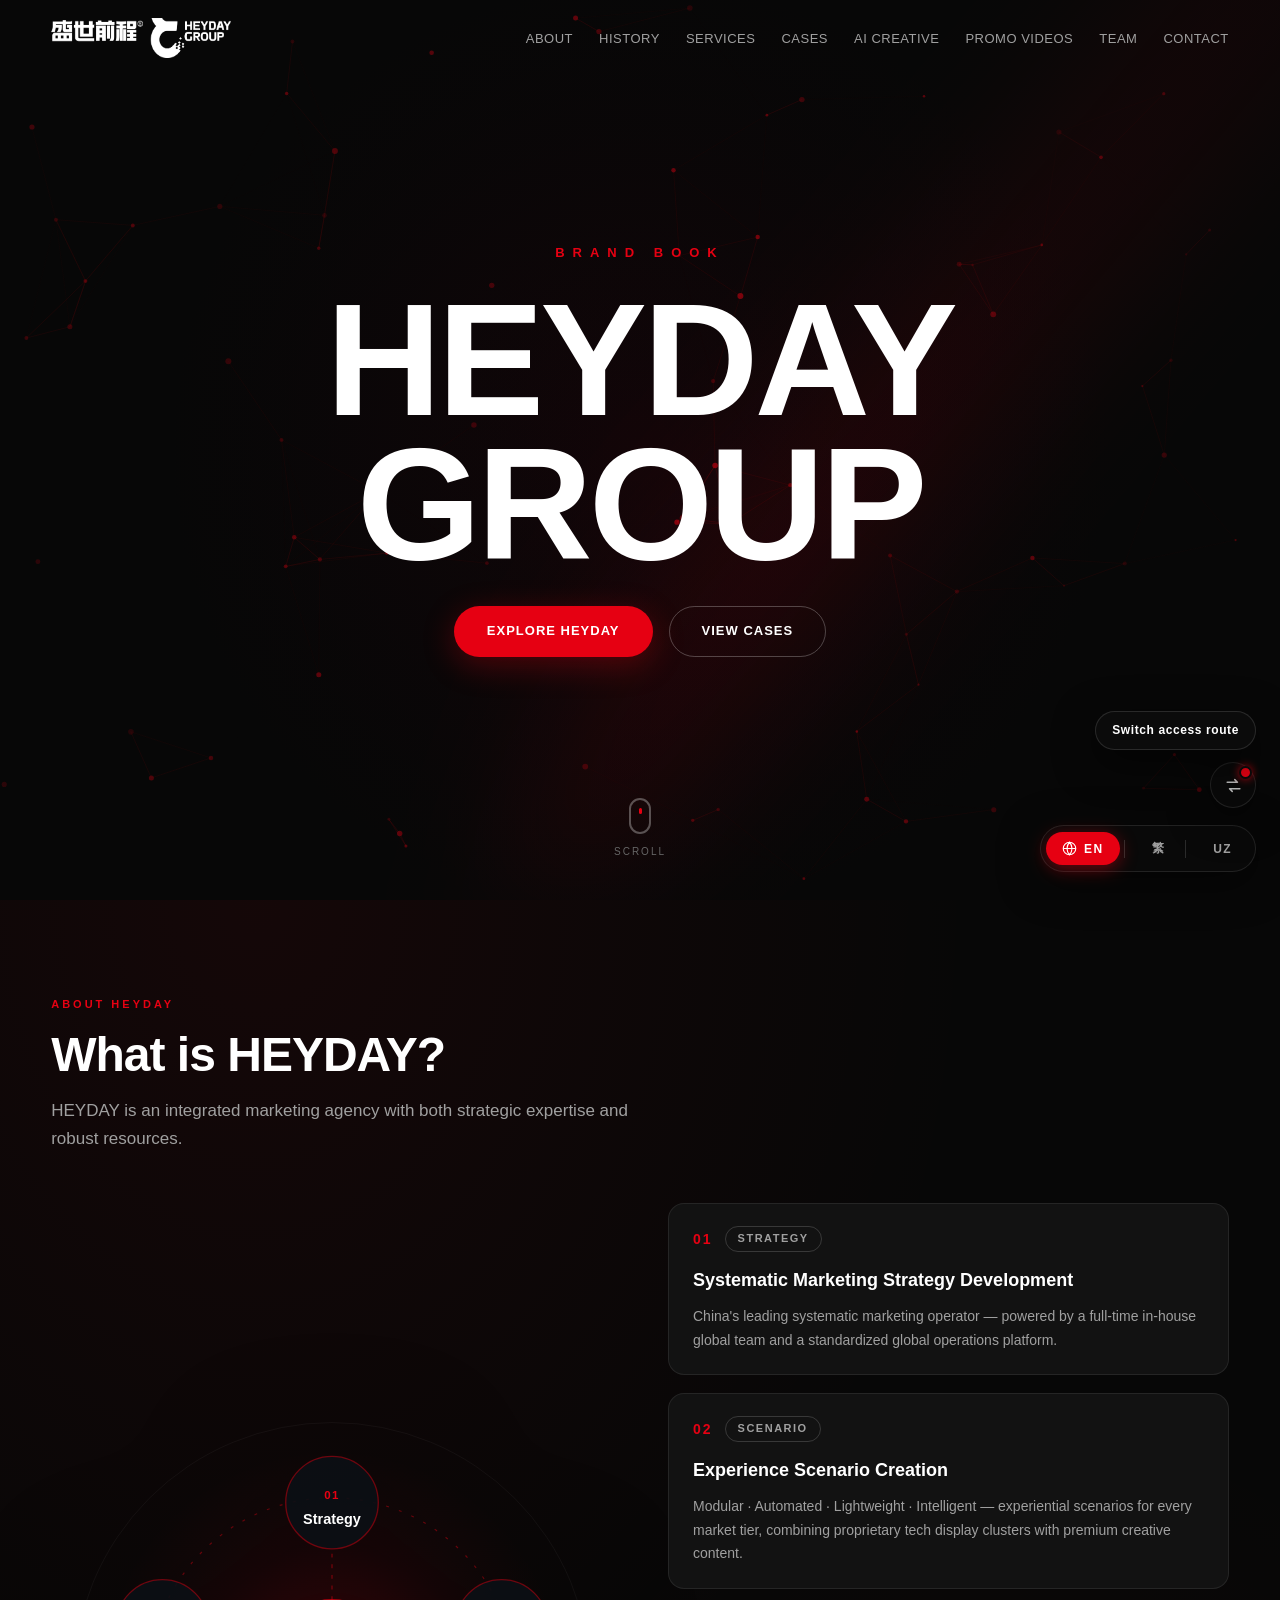
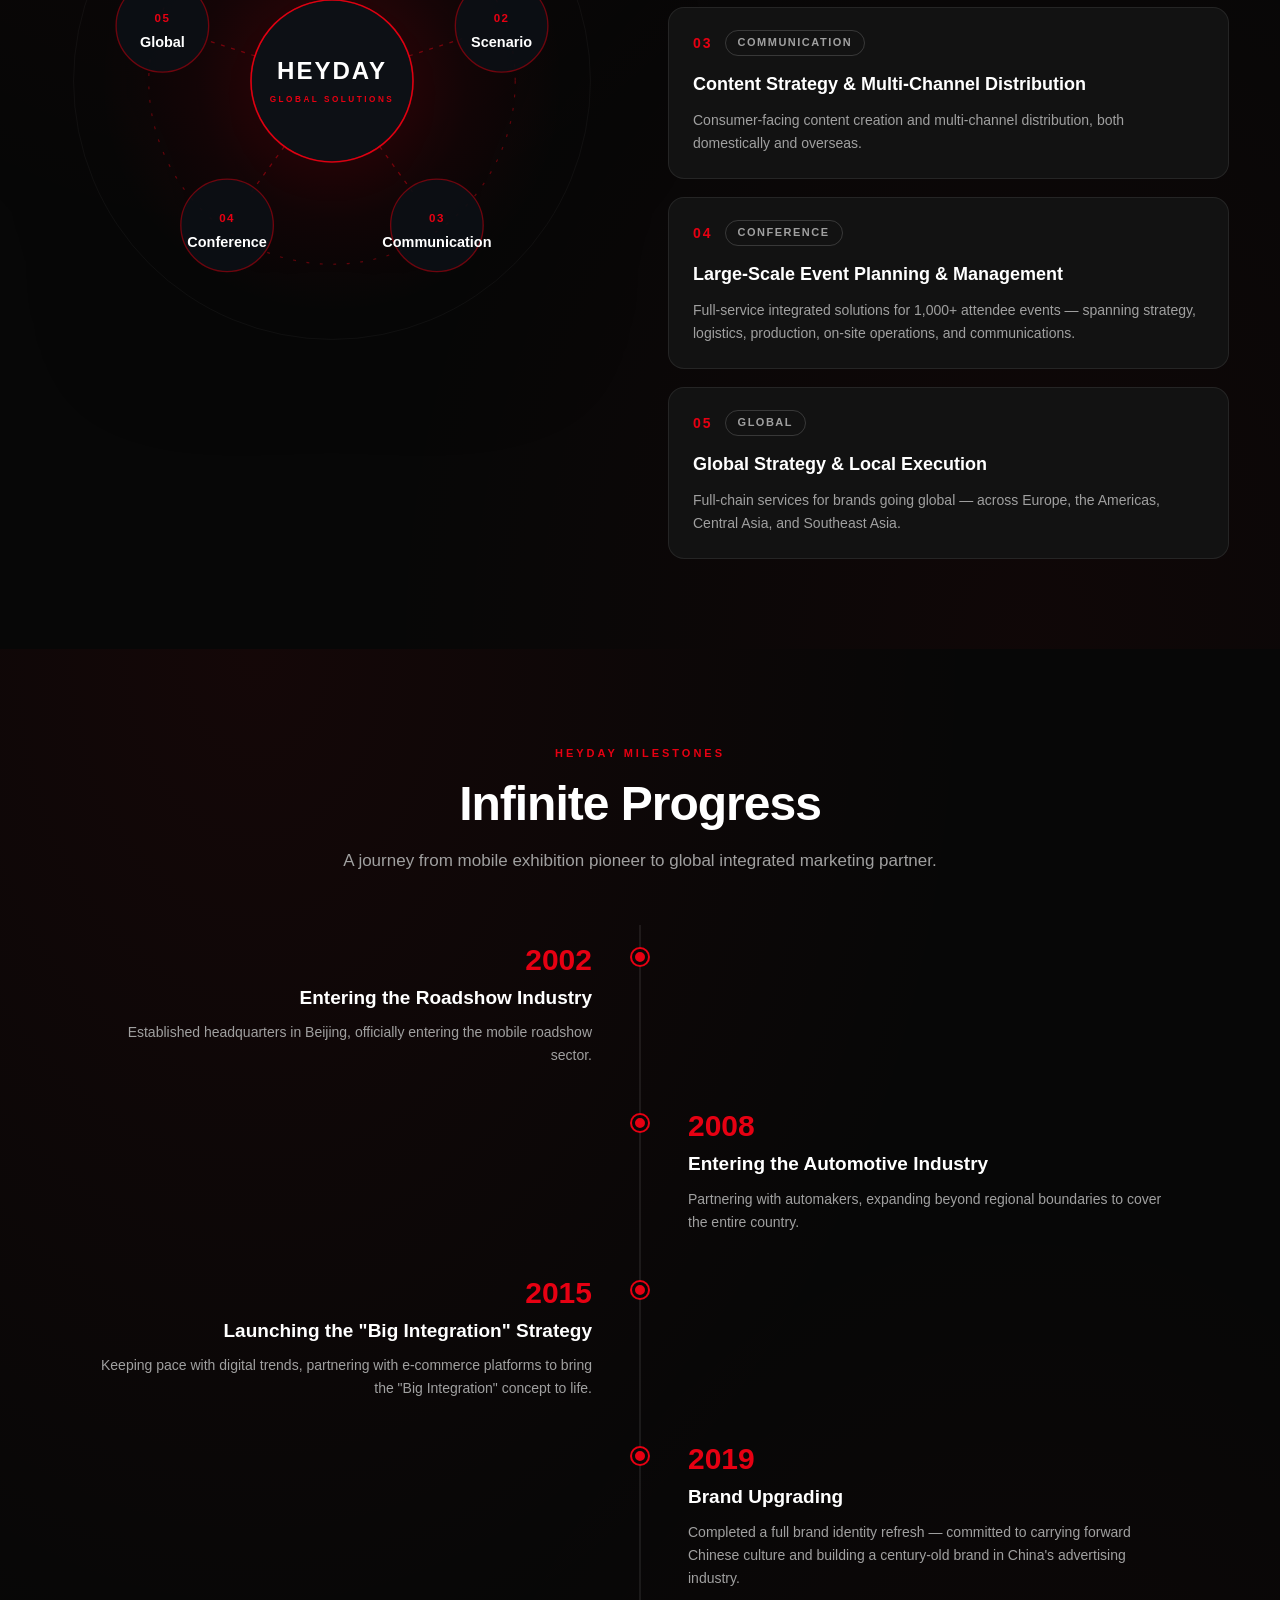
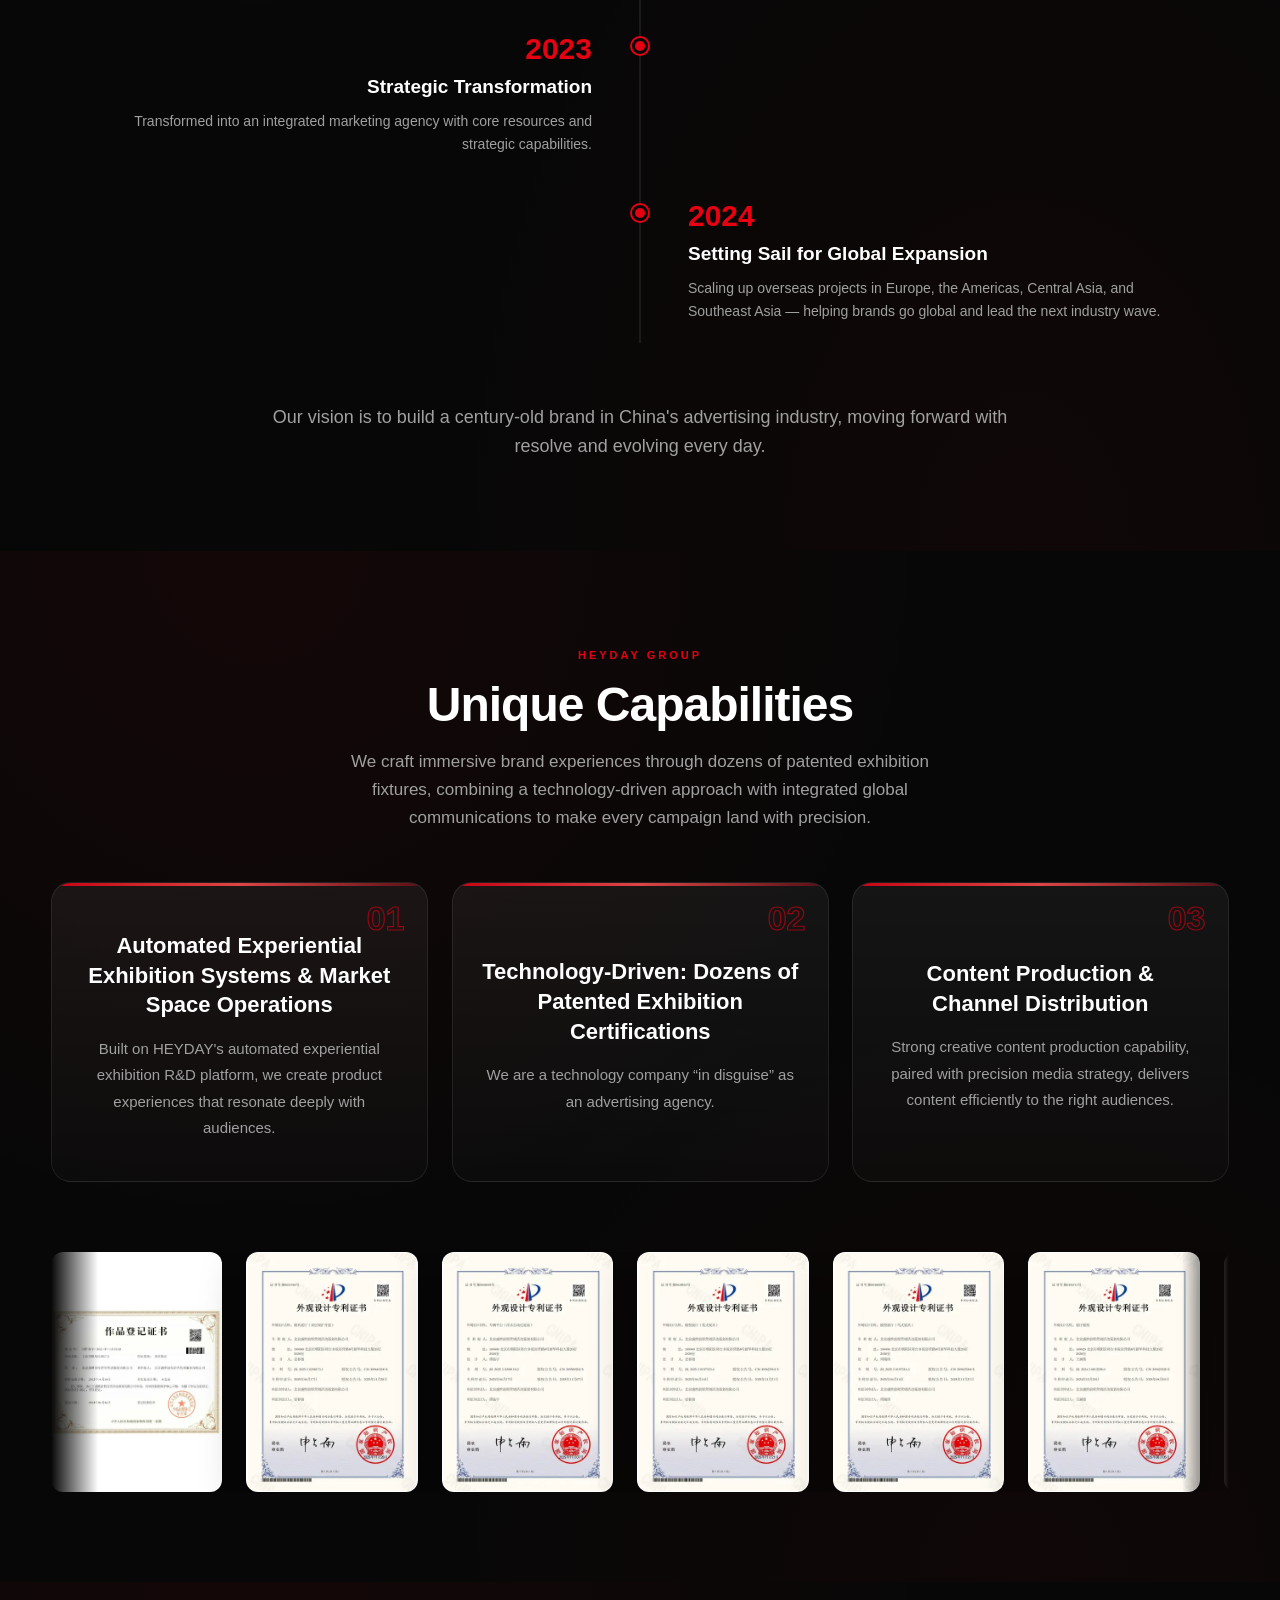
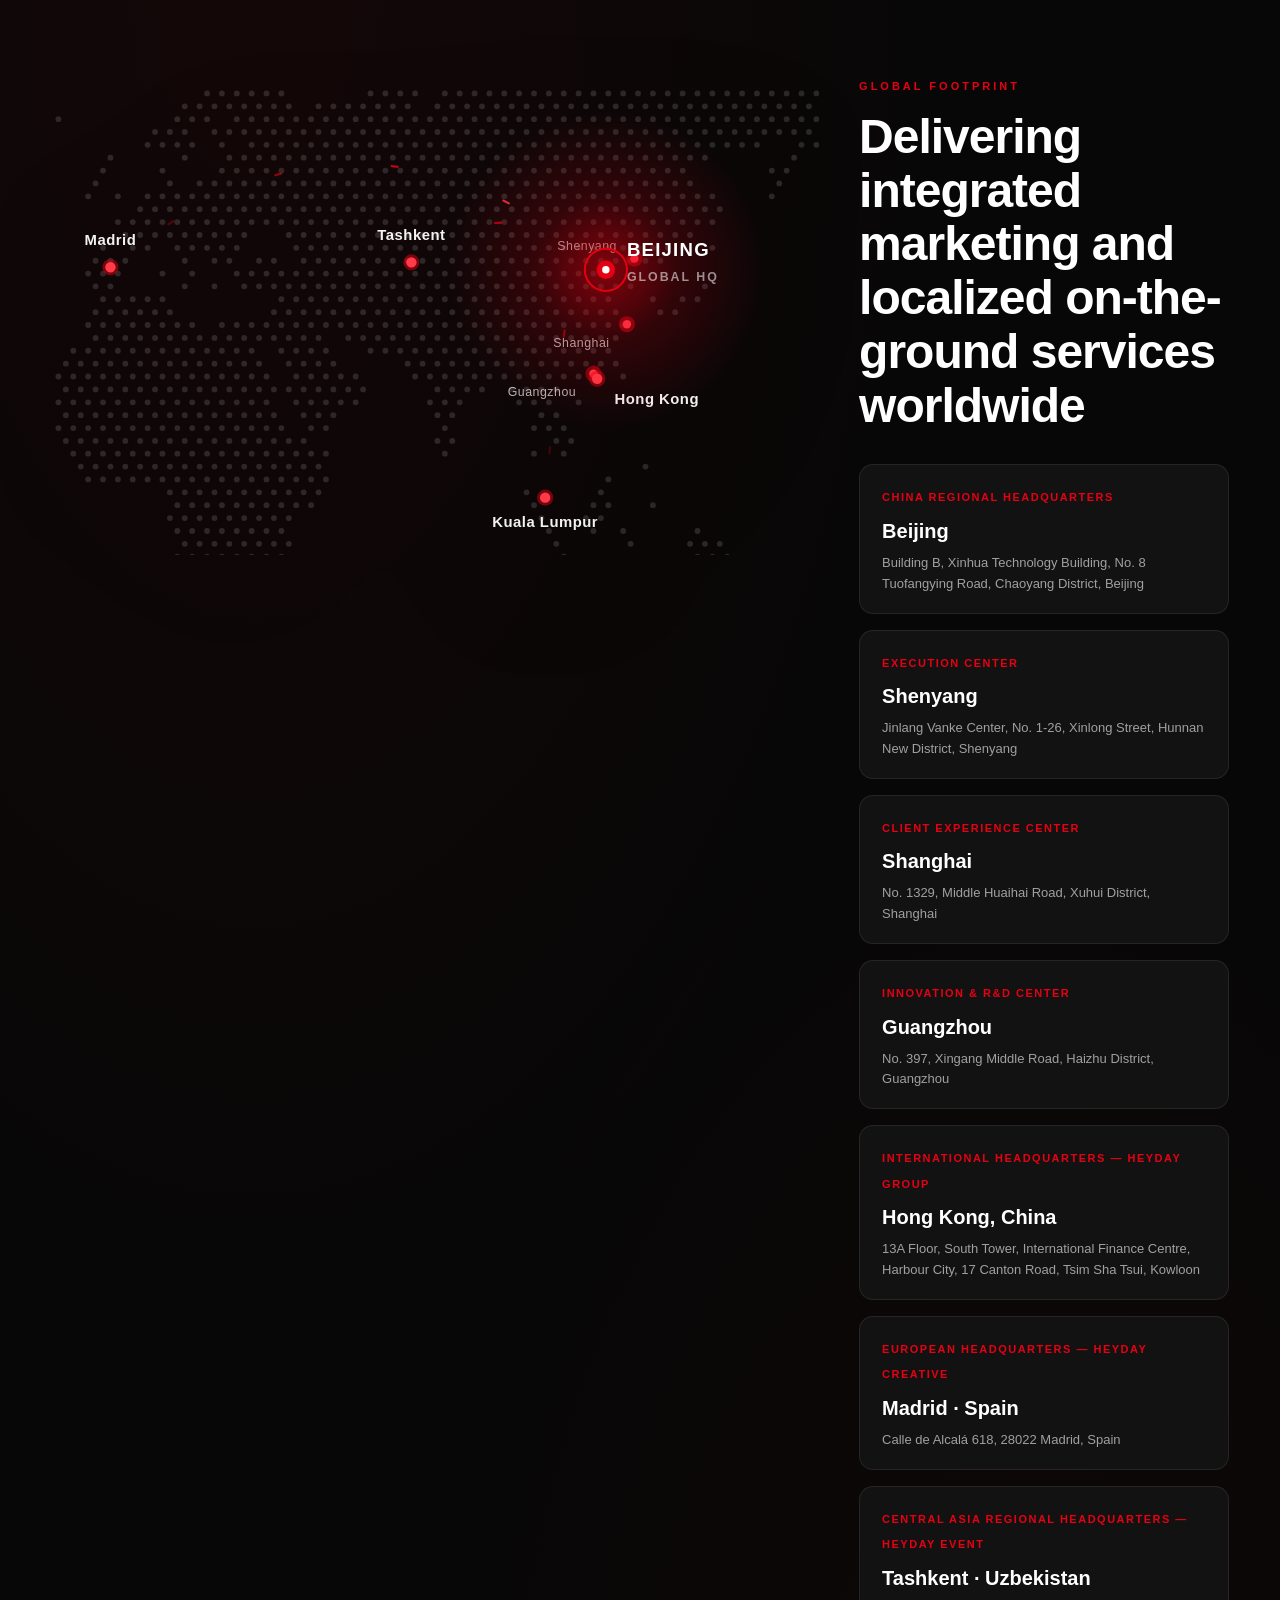
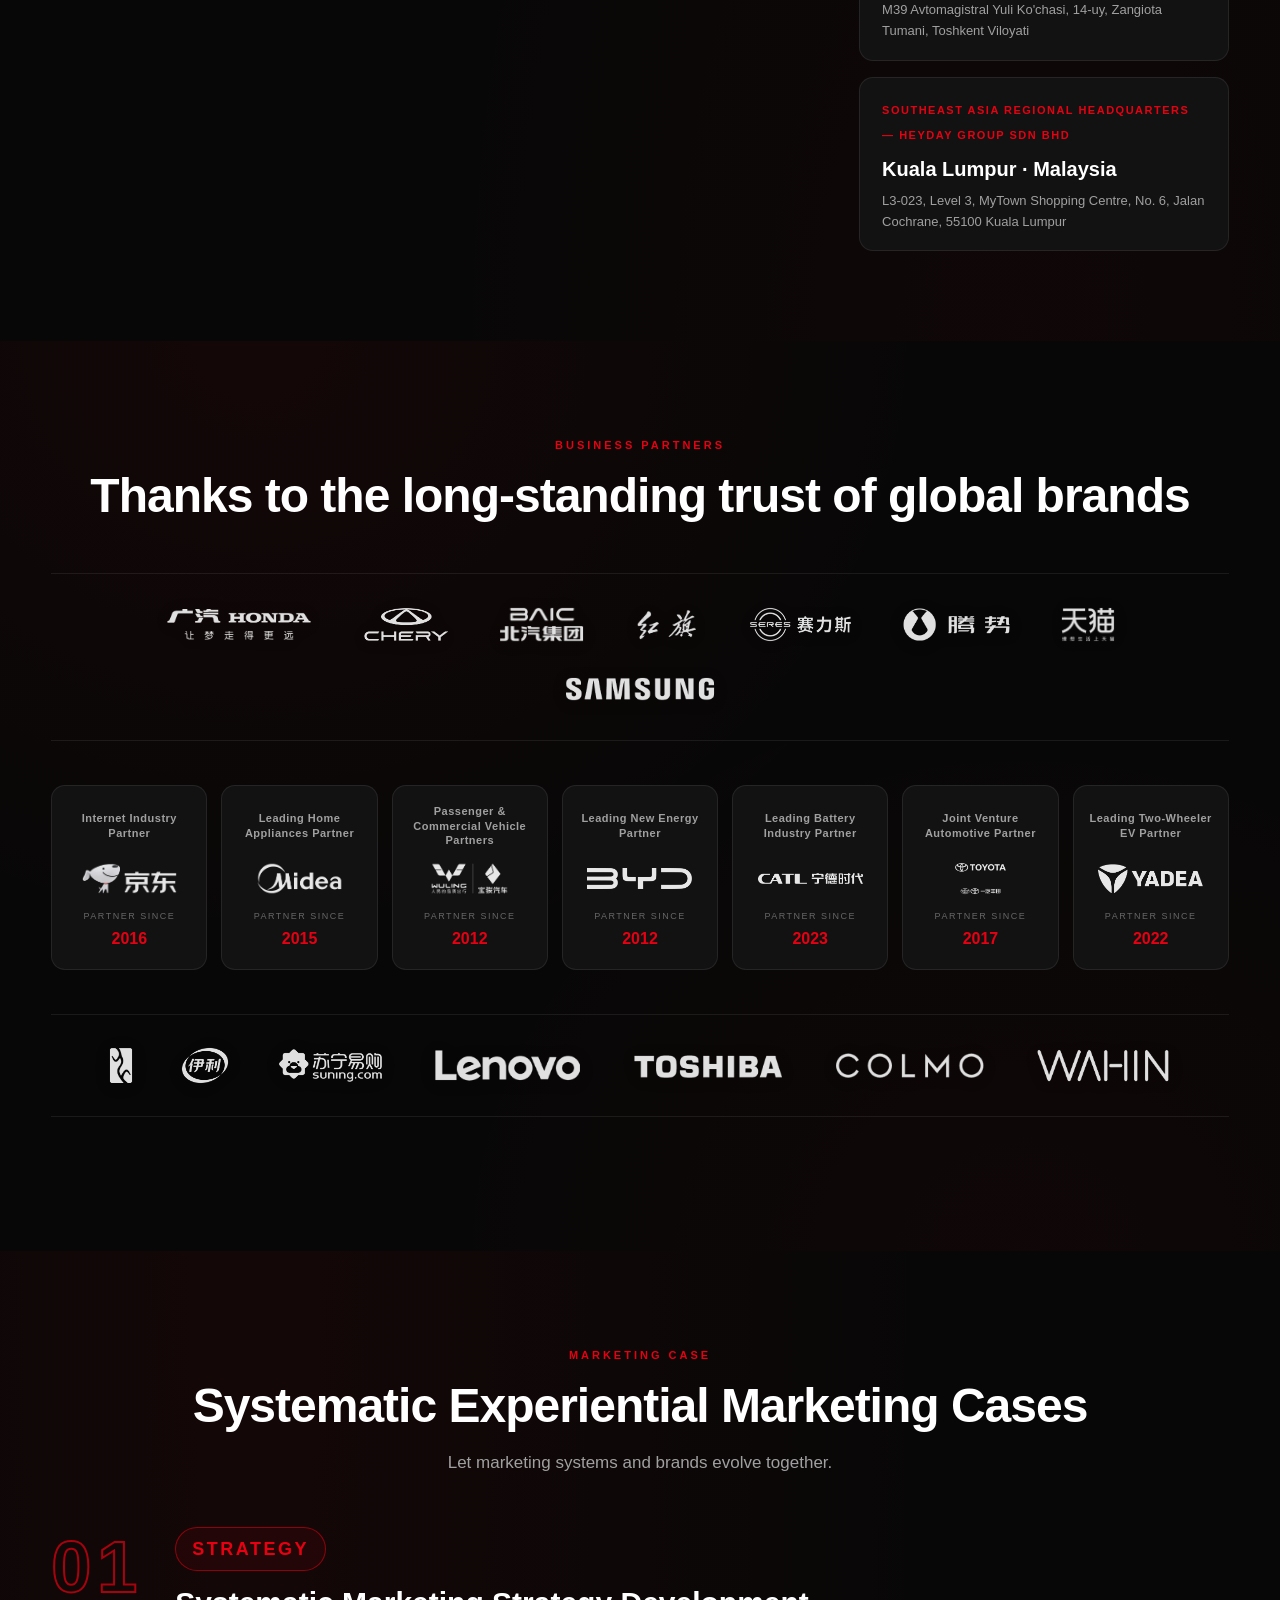
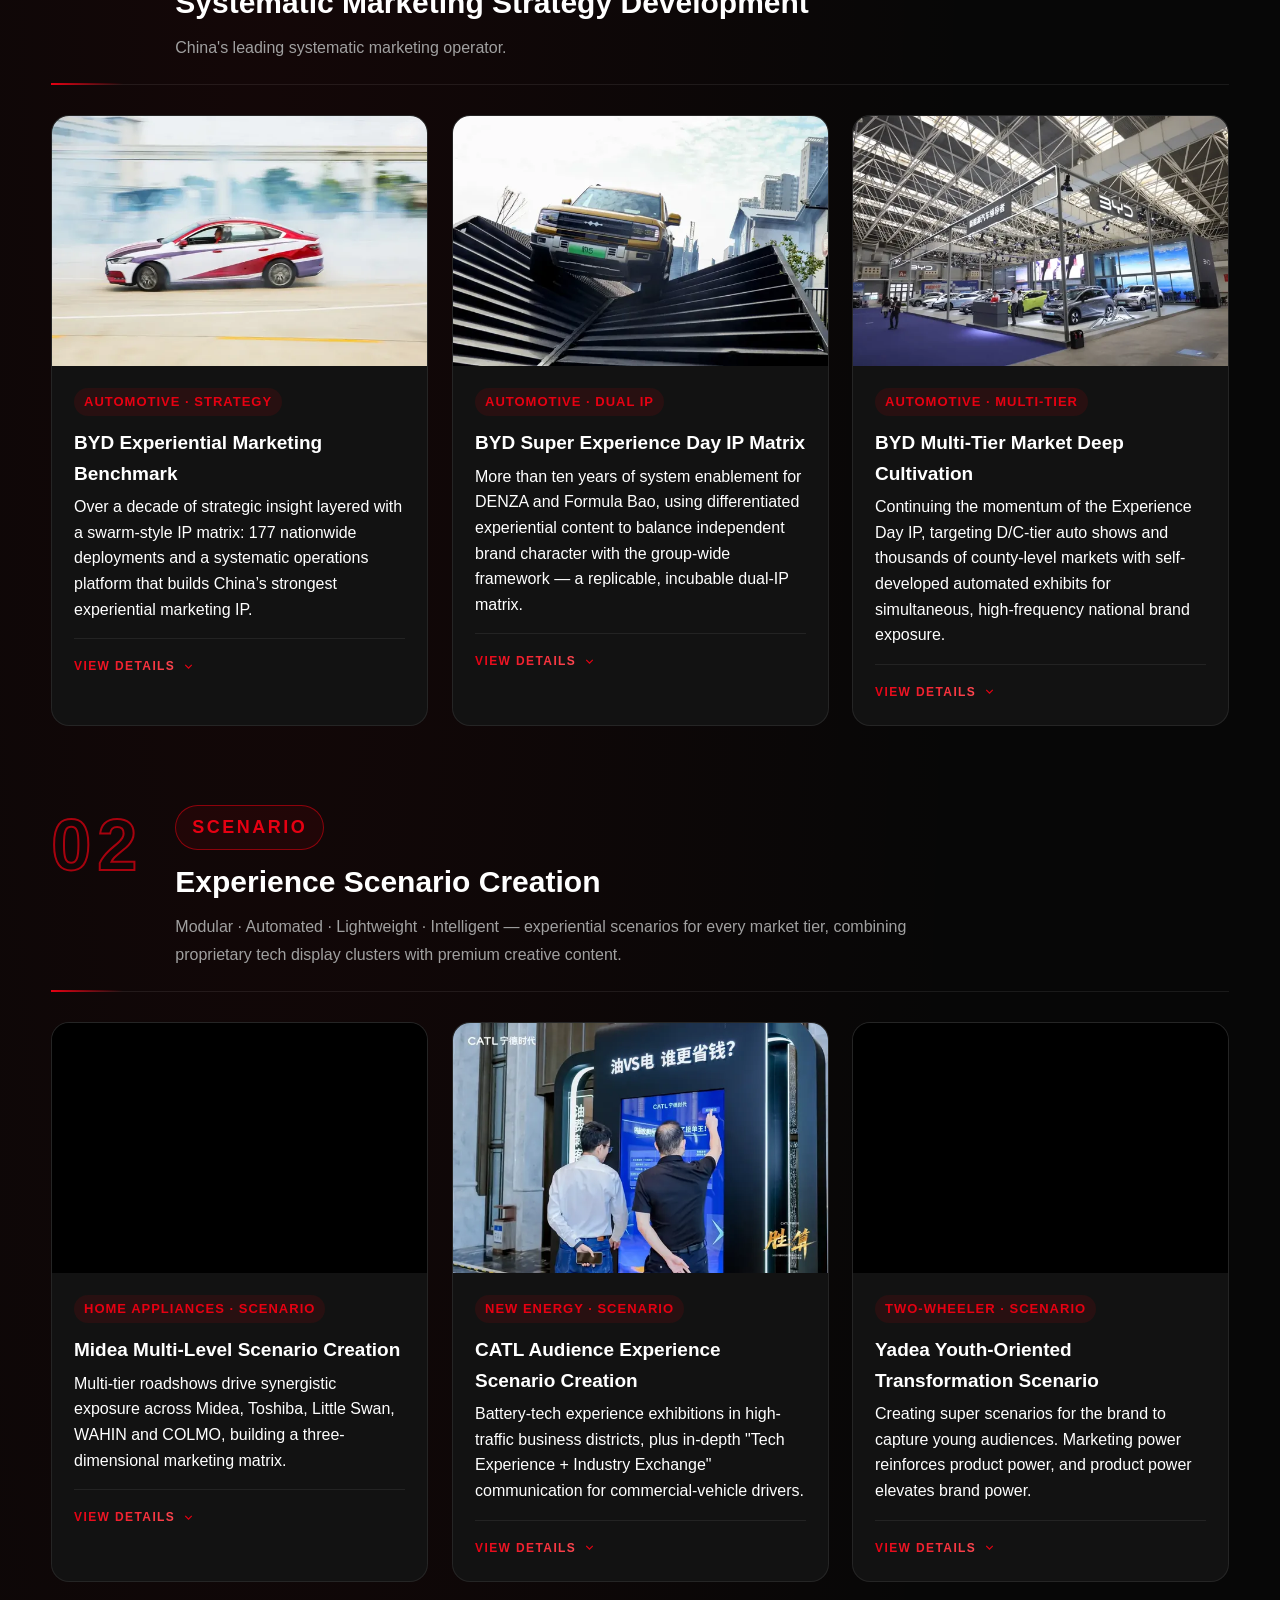
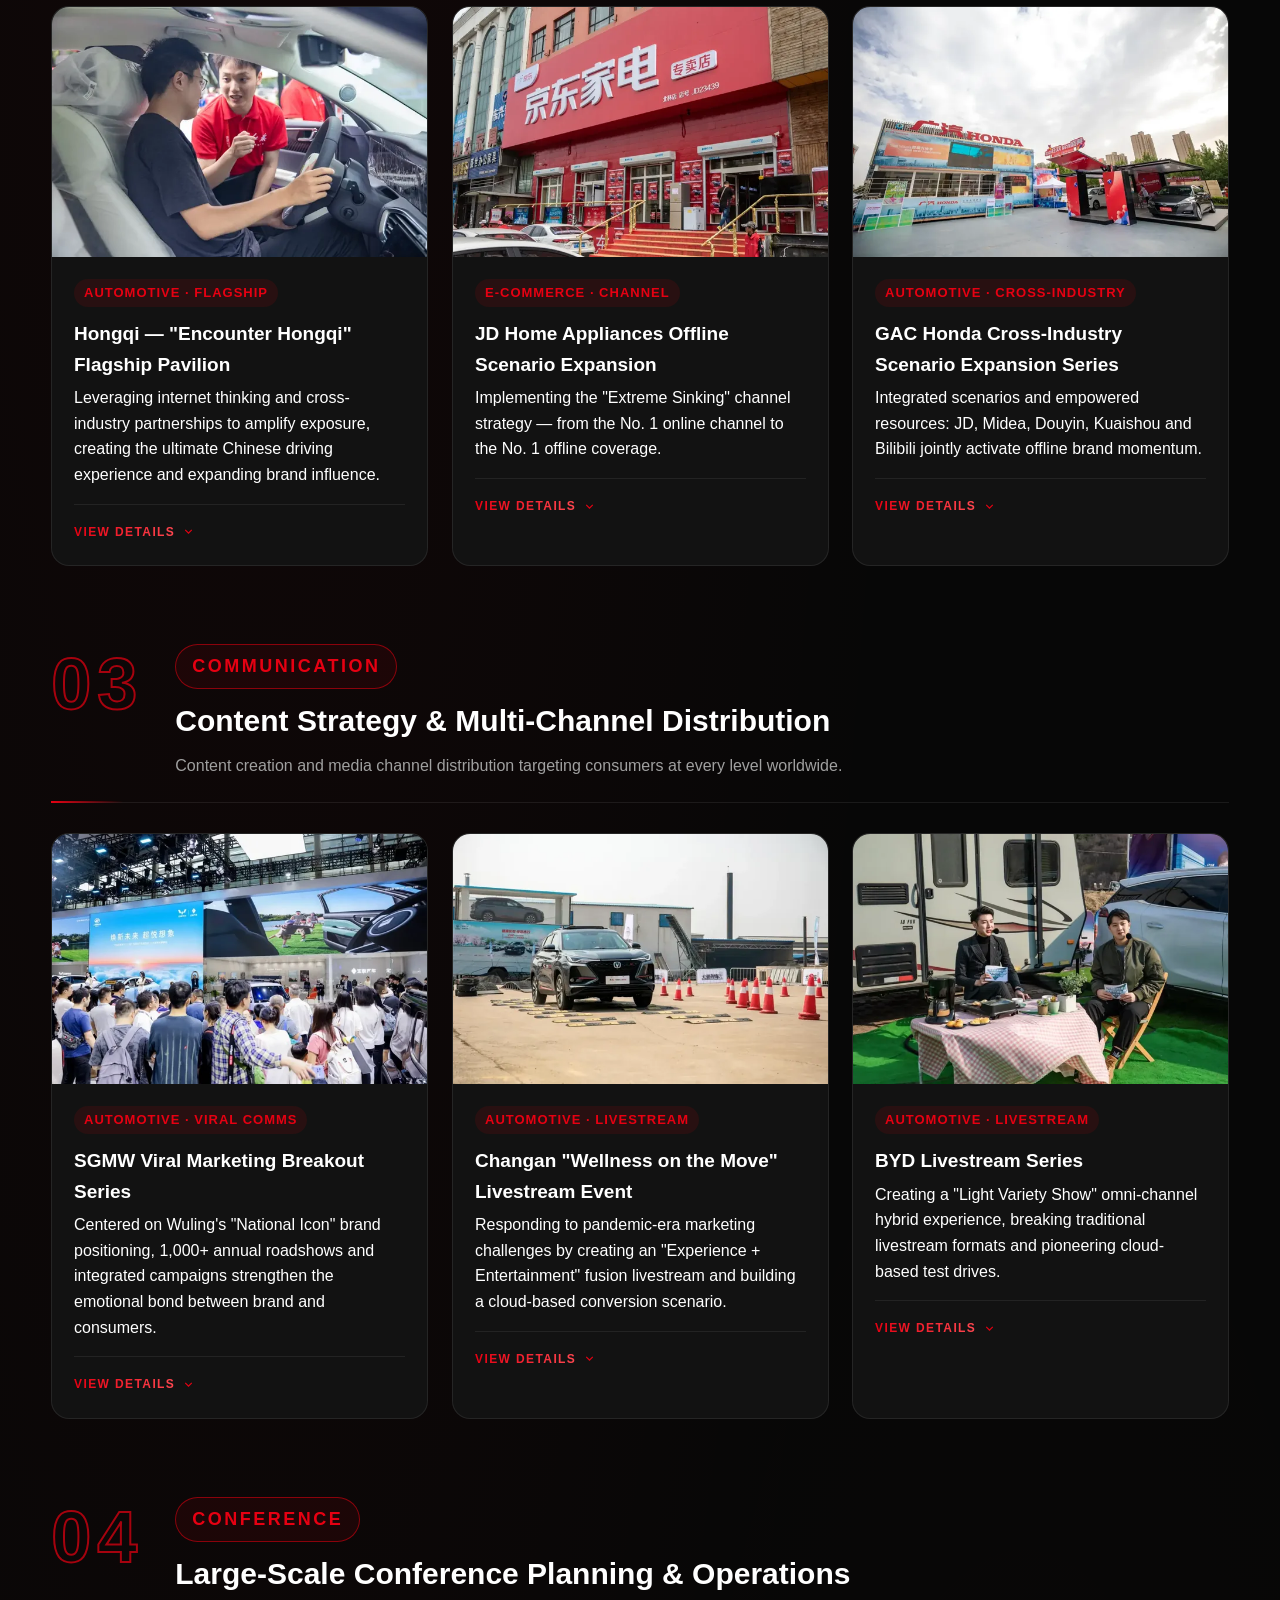
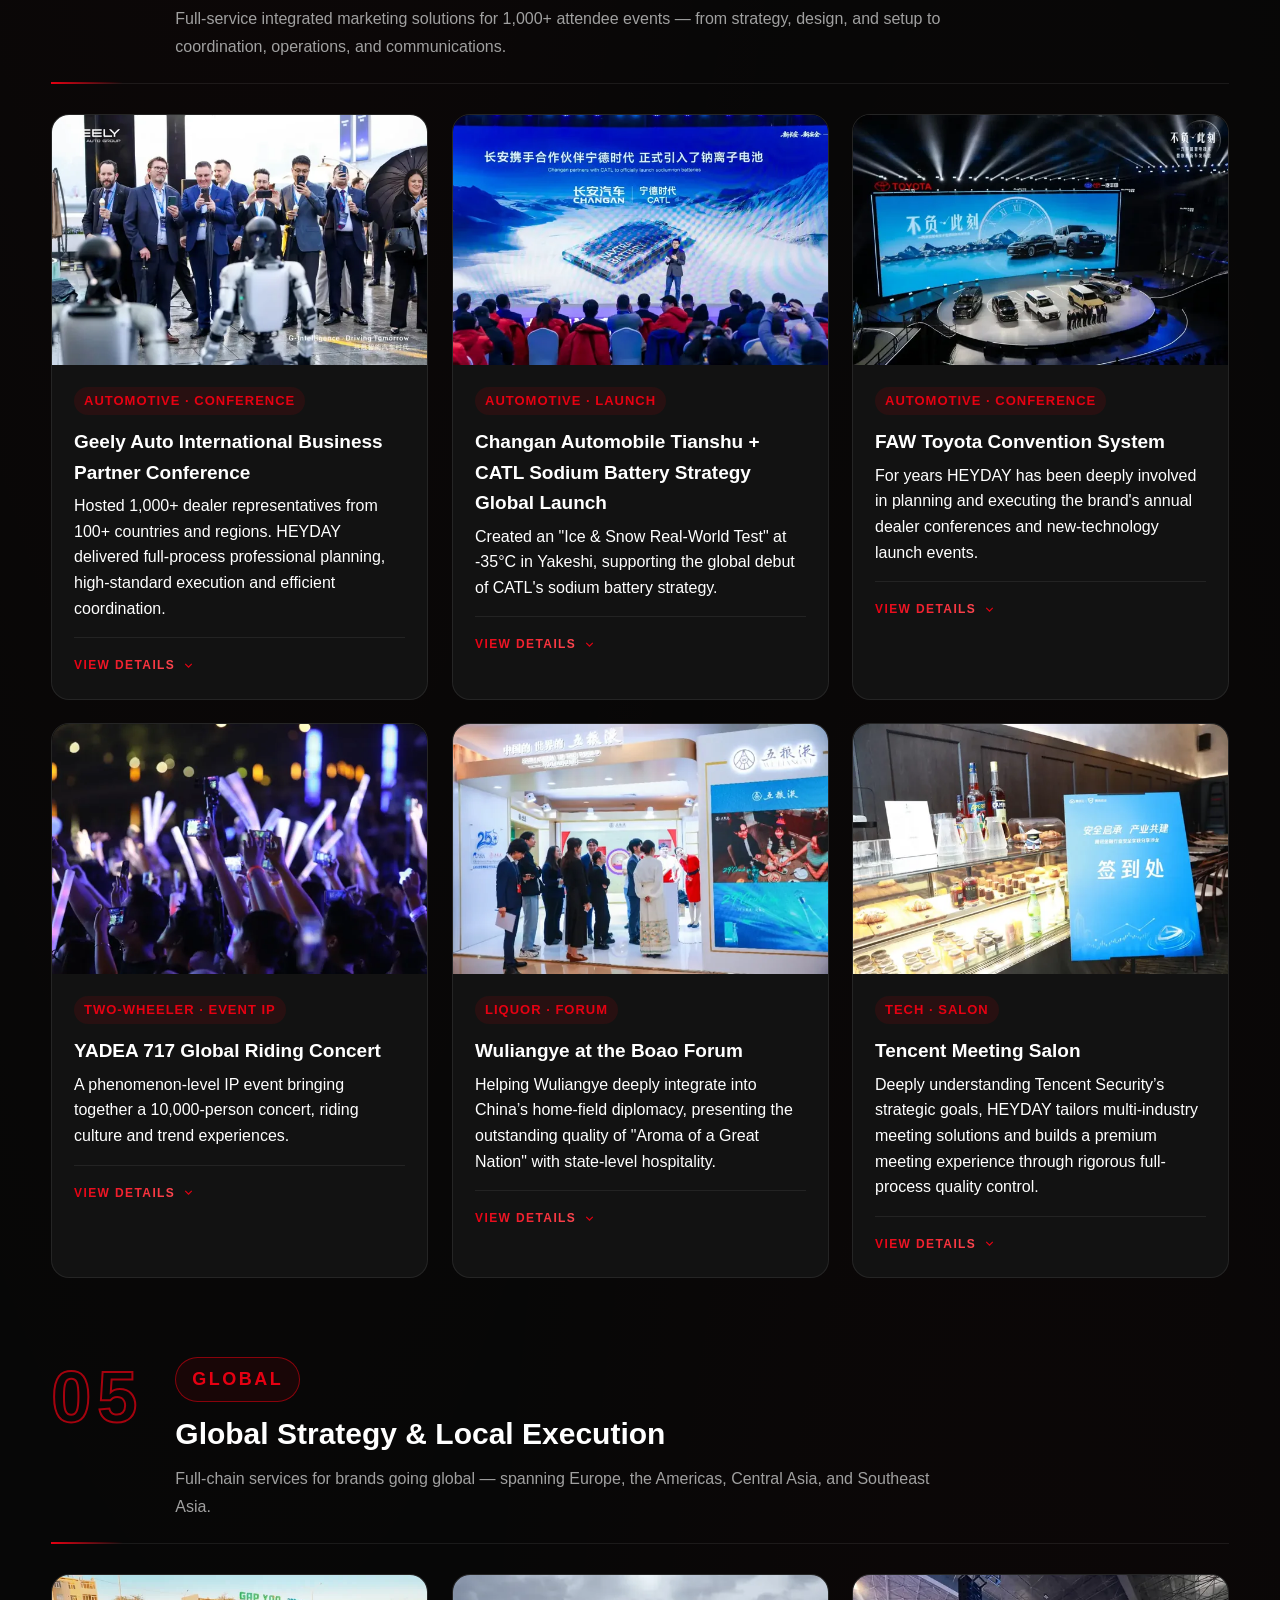
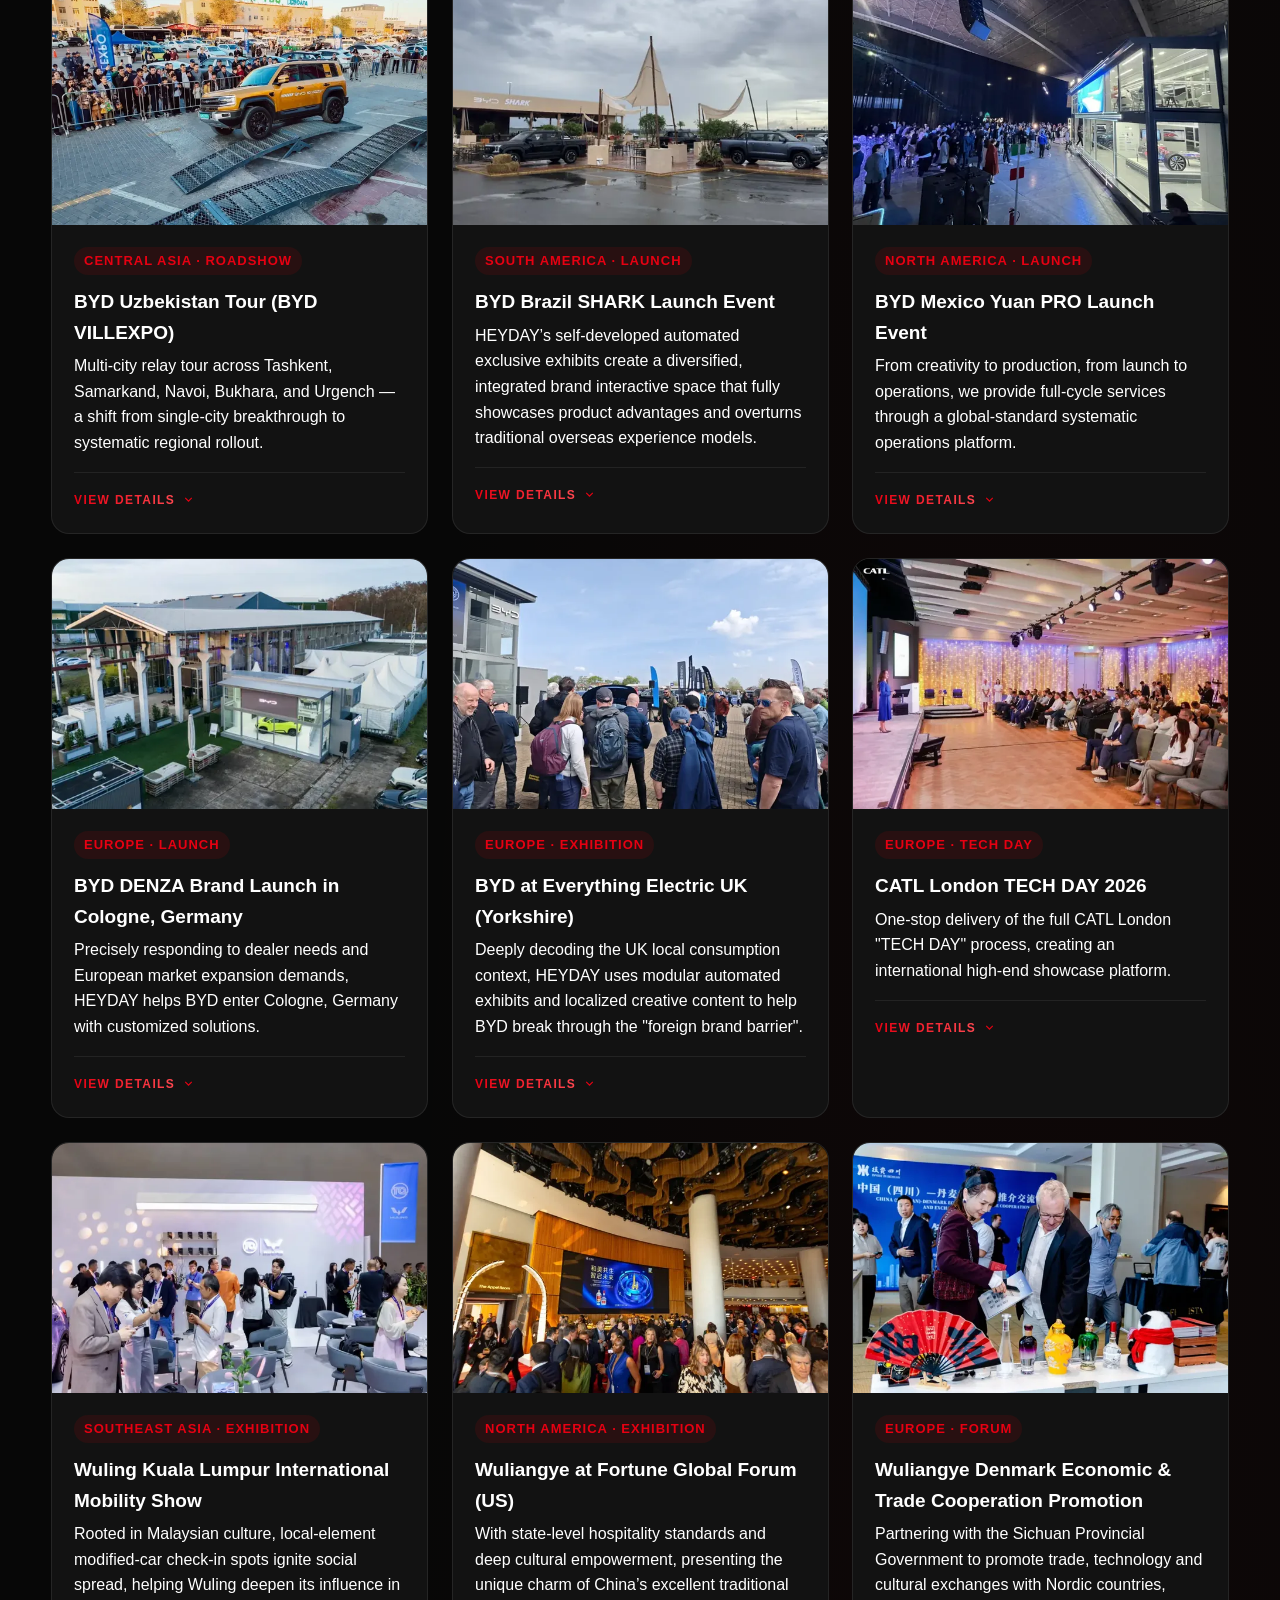
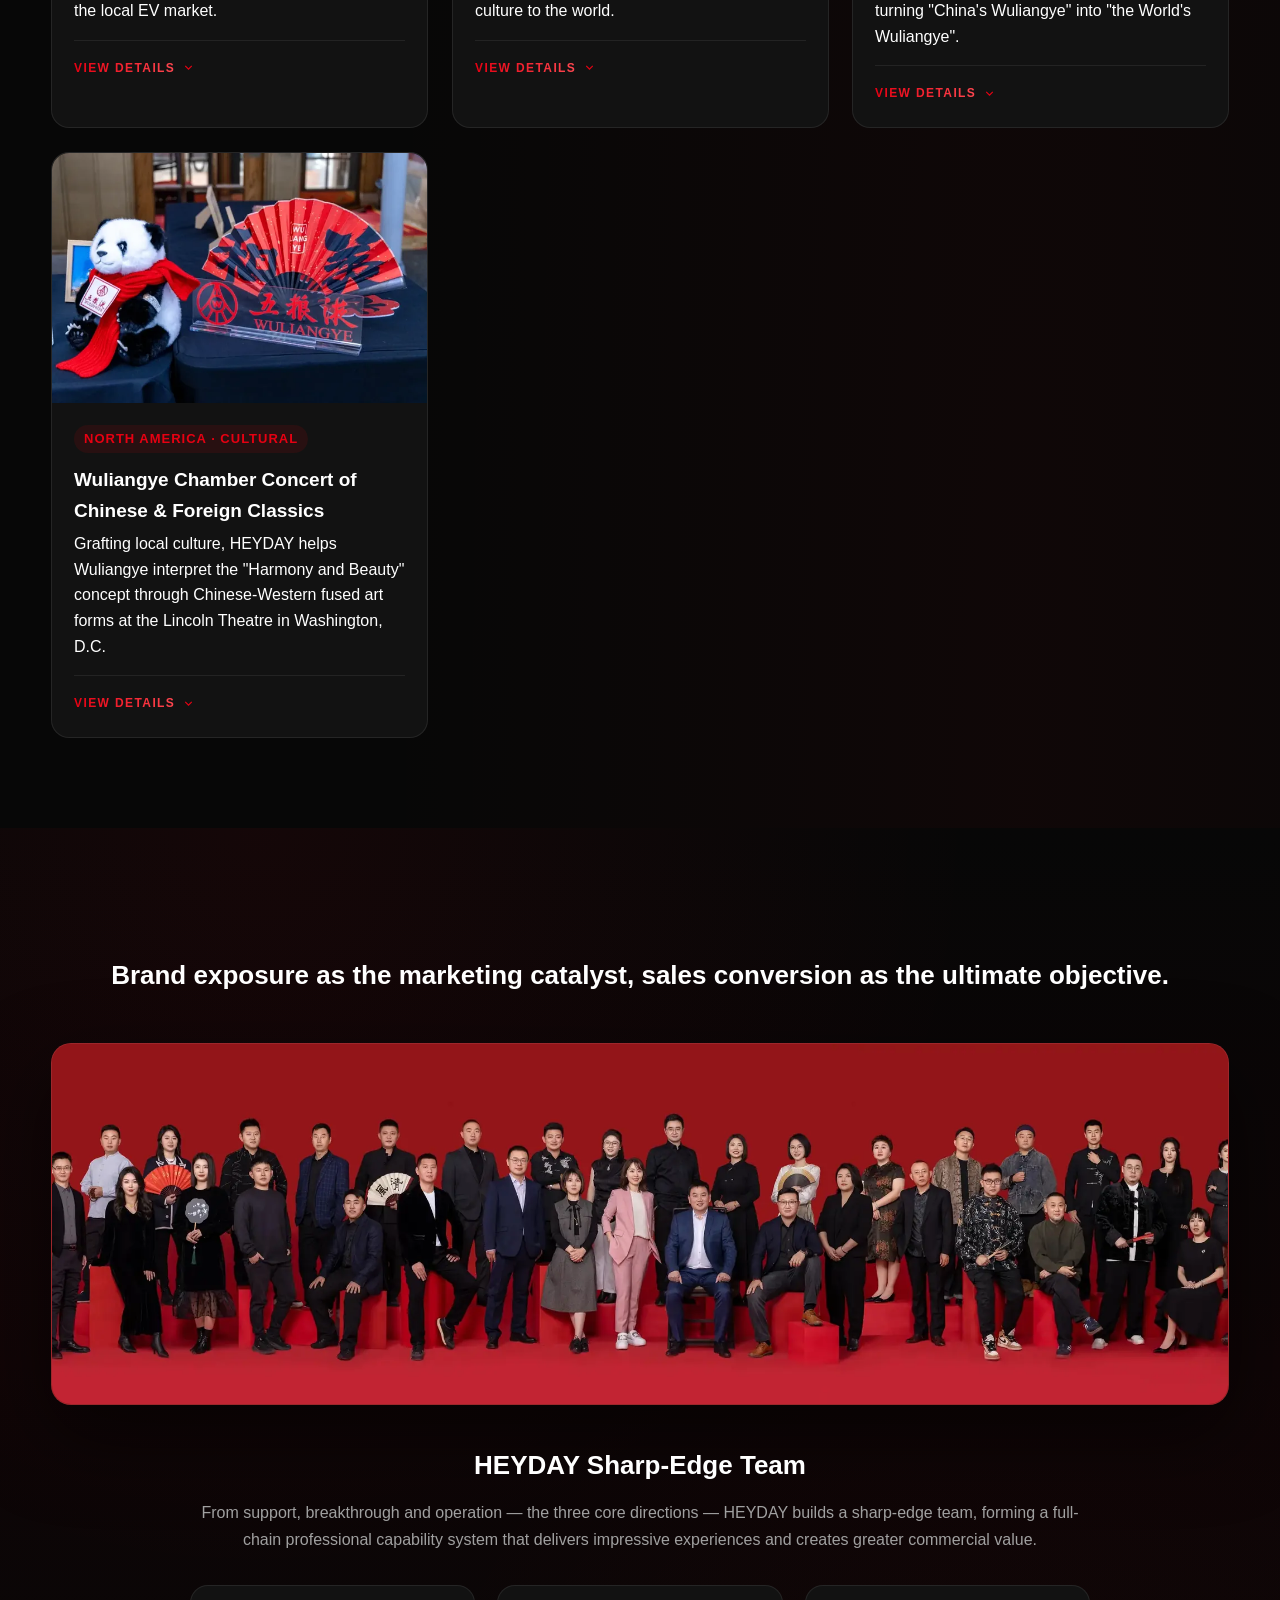
<file: index.html>
<!DOCTYPE html>
<html lang="en">
<head>
  <meta charset="UTF-8">
  <meta name="viewport" content="width=device-width, initial-scale=1.0">
  <meta http-equiv="Content-Security-Policy" content="default-src 'self'; script-src 'self' 'unsafe-inline'; style-src 'self' 'unsafe-inline' fonts.googleapis.com; font-src 'self' fonts.gstatic.com; img-src 'self' data: https://*.bydtyr.com; media-src 'self' https://*.bydtyr.com; connect-src 'self'">
  <!-- 換線路落地：跳過開場動畫 + 深色溶接遮罩（僅在 ?hop=1 時生效，讓切換無感） -->
  <script>if(/[?&]hop=1/.test(location.search))document.documentElement.className+=' hop-in';</script>
  <title>HEYDAY GROUP | Integrated Marketing</title>
  <meta name="description" content="HEYDAY GROUP (Shengshi Qiancheng) — Integrated marketing agency with both strategic expertise and robust resources. Creating value for clients continuously for 24 years.">
  <link rel="preconnect" href="https://fonts.googleapis.com">
  <link rel="preconnect" href="https://fonts.gstatic.com" crossorigin>
  <link href="https://fonts.googleapis.com/css2?family=Inter:wght@300;400;500;600;700;800;900&family=Montserrat:wght@400;500;600;700;800;900&display=swap" rel="stylesheet">
  <link rel="stylesheet" href="css/style.css?v=20261028a">
  <link rel="preload" as="image" href="assets/slide4/04_image7.webp" fetchpriority="high">

</head>
<body>
  <!-- Preloader -->
  <div id="preloader">
    <div class="preloader-inner">
      <img class="preloader-logo" src="assets/logo-white-stacked.png" alt="HEYDAY GROUP" width="120">
      <div class="preloader-text">HEYDAY GROUP</div>
    </div>
  </div>

  <!-- Navigation -->
  <nav id="navbar">
    <div class="nav-container">
      <a href="#hero" class="nav-logo">
        <img src="assets/logo-white-horizontal.png" alt="HEYDAY GROUP" height="40">
      </a>
      <ul class="nav-links">
        <li><a href="#about" data-i18n="nav_about">About</a></li>
        <li><a href="#timeline" data-i18n="nav_history">History</a></li>
        <li><a href="#advantages" data-i18n="nav_services">Services</a></li>
        <li><a href="#cases" data-i18n="nav_cases">Cases</a></li>
        <li><a href="http://video.bydtyr.com/" class="nav-external" data-i18n="nav_ai_video">AI Creative</a></li>
        <li><a href="https://tuiguang.bydtyr.com/" class="nav-external" data-i18n="nav_promo_video">Promo Videos</a></li>
        <li><a href="#team" data-i18n="nav_team">Team</a></li>
        <li><a href="#contact" data-i18n="nav_contact">Contact</a></li>
      </ul>
      <button class="nav-toggle" aria-label="Toggle menu">
        <span></span><span></span><span></span>
      </button>
    </div>
  </nav>

  <!-- Hero -->
  <section id="hero" class="hero">
    <canvas id="hero-canvas"></canvas>
    <div class="hero-beam"></div>
    <div class="hero-overlay"></div>
    <div class="hero-content">
      <div class="hero-eyebrow" data-i18n="hero_eyebrow">BRAND BOOK</div>
      <h1 class="hero-title">
        <span class="ht-line">HEYDAY</span>
        <span class="ht-line">GROUP</span>
      </h1>
      <p class="hero-subtitle" data-i18n="hero_subtitle">Integrated Marketing Agency with Both Strategic Expertise and Robust Resources</p>
      <div class="hero-cta">
        <a href="#about" class="btn btn-primary" data-i18n="hero_cta1">Explore HEYDAY</a>
        <a href="#cases" class="btn btn-outline" data-i18n="hero_cta2">View Cases</a>
      </div>
    </div>
    <div class="hero-scroll">
      <div class="scroll-mouse"><span></span></div>
      <span class="scroll-text" data-i18n="hero_scroll">Scroll</span>
    </div>
  </section>

  <!-- About / What is HEYDAY -->
    <section id="about" class="about section-dark">
    <div class="container">
      <div class="section-header">
        <span class="section-eyebrow" data-i18n="about_eyebrow">ABOUT HEYDAY</span>
        <h2 class="section-title" data-i18n="about_title">What is HEYDAY?</h2>
        <p class="section-desc" data-i18n="about_desc">HEYDAY is an integrated marketing agency with both strategic expertise and robust resources.</p>
      </div>
      <div class="about-grid">
        <div class="about-visual reveal">
          <div class="wheel-wrap" aria-label="HEYDAY five core capabilities">
            <svg class="wheel-svg" viewBox="0 0 560 560" role="img" aria-label="HEYDAY five core capabilities wheel">
              <defs>
                <radialGradient id="wheelGlow" cx="50%" cy="50%" r="50%">
                  <stop offset="0%" stop-color="#E60012" stop-opacity="0.22"/>
                  <stop offset="60%" stop-color="#E60012" stop-opacity="0.05"/>
                  <stop offset="100%" stop-color="#E60012" stop-opacity="0"/>
                </radialGradient>
              </defs>
              <circle cx="280" cy="280" r="268" fill="none" stroke="rgba(255,255,255,0.045)" stroke-width="1"/>
              <circle cx="280" cy="280" r="240" fill="url(#wheelGlow)"/>
              <circle class="wheel-orbit" cx="280" cy="280" r="190" fill="none" stroke="rgba(230,0,18,0.4)" stroke-width="1.2" stroke-dasharray="3 11"/>
              <g class="wheel-spokes" stroke="rgba(230,0,18,0.45)" stroke-width="1.3">
                <line x1="280" y1="196" x2="280" y2="143"/>
                <line x1="359.9" y1="254" x2="415" y2="236.1"/>
                <line x1="329.4" y1="347.9" x2="363.5" y2="394.9"/>
                <line x1="230.6" y1="347.9" x2="196.5" y2="394.9"/>
                <line x1="200.1" y1="254" x2="145" y2="236.1"/>
              </g>
              <g class="wheel-node" transform="translate(280 95)">
                <circle r="48" fill="rgba(13,16,21,0.92)" stroke="rgba(230,0,18,0.45)" stroke-width="1.4"/>
                <text class="wn-num" y="-4" text-anchor="middle">01</text>
                <text class="wn-kw" y="22" text-anchor="middle" data-i18n="about_cap1_kw">Strategy</text>
              </g>
              <g class="wheel-node" transform="translate(455.9 222.8)">
                <circle r="48" fill="rgba(13,16,21,0.92)" stroke="rgba(230,0,18,0.45)" stroke-width="1.4"/>
                <text class="wn-num" y="-4" text-anchor="middle">02</text>
                <text class="wn-kw" y="22" text-anchor="middle" data-i18n="about_cap2_kw">Scenario</text>
              </g>
              <g class="wheel-node" transform="translate(388.8 429.7)">
                <circle r="48" fill="rgba(13,16,21,0.92)" stroke="rgba(230,0,18,0.45)" stroke-width="1.4"/>
                <text class="wn-num" y="-4" text-anchor="middle">03</text>
                <text class="wn-kw" y="22" text-anchor="middle" data-i18n="about_cap3_kw">Communication</text>
              </g>
              <g class="wheel-node" transform="translate(171.2 429.7)">
                <circle r="48" fill="rgba(13,16,21,0.92)" stroke="rgba(230,0,18,0.45)" stroke-width="1.4"/>
                <text class="wn-num" y="-4" text-anchor="middle">04</text>
                <text class="wn-kw" y="22" text-anchor="middle" data-i18n="about_cap4_kw">Conference</text>
              </g>
              <g class="wheel-node" transform="translate(104.1 222.8)">
                <circle r="48" fill="rgba(13,16,21,0.92)" stroke="rgba(230,0,18,0.45)" stroke-width="1.4"/>
                <text class="wn-num" y="-4" text-anchor="middle">05</text>
                <text class="wn-kw" y="22" text-anchor="middle" data-i18n="about_cap5_kw">Global</text>
              </g>
              <g class="wheel-hub">
                <circle cx="280" cy="280" r="84" fill="#0d1015" stroke="rgba(230,0,18,0.55)" stroke-width="1.8"/>
                <circle class="hub-breath" cx="280" cy="280" r="84" fill="none" stroke="#E60012" stroke-width="1.2"/>
                <text class="wh-logo" x="280" y="278" text-anchor="middle">HEYDAY</text>
                <text class="wh-sub" x="280" y="302" text-anchor="middle">GLOBAL SOLUTIONS</text>
              </g>
            </svg>
          </div>
        </div>
        <div class="about-content reveal">
          <div class="about-card">
            <div class="ac-head">
              <span class="ac-num">01</span>
              <span class="ac-kw" data-i18n="about_cap1_kw">Strategy</span>
            </div>
            <h3 data-i18n="about_card1_title">Systematic Marketing Strategy Development</h3>
            <p data-i18n="about_card1_desc">China's leading systematic marketing operator — powered by a full-time in-house global team and a standardized global operations platform.</p>
          </div>
          <div class="about-card">
            <div class="ac-head">
              <span class="ac-num">02</span>
              <span class="ac-kw" data-i18n="about_cap2_kw">Scenario</span>
            </div>
            <h3 data-i18n="about_card2_title">Experience Scenario Creation</h3>
            <p data-i18n="about_card2_desc">Modular · Automated · Lightweight · Intelligent — experiential scenarios for every market tier, combining proprietary tech display clusters with premium creative content.</p>
          </div>
          <div class="about-card">
            <div class="ac-head">
              <span class="ac-num">03</span>
              <span class="ac-kw" data-i18n="about_cap3_kw">Communication</span>
            </div>
            <h3 data-i18n="about_card3_title">Content Strategy &amp; Multi-Channel Distribution</h3>
            <p data-i18n="about_card3_desc">Consumer-facing content creation and multi-channel distribution, both domestically and overseas.</p>
          </div>
          <div class="about-card">
            <div class="ac-head">
              <span class="ac-num">04</span>
              <span class="ac-kw" data-i18n="about_cap4_kw">Conference</span>
            </div>
            <h3 data-i18n="about_card4_title">Large-Scale Event Planning &amp; Management</h3>
            <p data-i18n="about_card4_desc">Full-service integrated solutions for 1,000+ attendee events — spanning strategy, logistics, production, on-site operations, and communications.</p>
          </div>
          <div class="about-card">
            <div class="ac-head">
              <span class="ac-num">05</span>
              <span class="ac-kw" data-i18n="about_cap5_kw">Global</span>
            </div>
            <h3 data-i18n="about_card5_title">Global Strategy &amp; Local Execution</h3>
            <p data-i18n="about_card5_desc">Strategy formulation and on-the-ground operations across Europe, the Americas, Central Asia, and Southeast Asia.</p>
          </div>
        </div>
      </div>
    </div>
  </section>

  <!-- Timeline -->
  <section id="timeline" class="timeline section-dark">
    <div class="container">
      <div class="section-header center">
        <span class="section-eyebrow" data-i18n="tl_eyebrow">HEYDAY MILESTONES</span>
        <h2 class="section-title" data-i18n="tl_title">Infinite Progress</h2>
        <p class="section-desc" data-i18n="tl_desc">A journey from mobile exhibition pioneer to global integrated marketing partner.</p>
      </div>
      <div class="timeline-wrap">
        <div class="timeline-line"><span></span></div>
        <div class="timeline-items">
          <div class="timeline-item reveal" data-year="2002">
            <div class="ti-dot"></div>
            <div class="ti-content">
              <span class="ti-year">2002</span>
              <h3 data-i18n="tl_2002_title">Entering the Roadshow Industry</h3>
              <p data-i18n="tl_2002_desc">Established headquarters in Beijing, officially entering the mobile roadshow sector.</p>
            </div>
          </div>
          <div class="timeline-item reveal" data-year="2008">
            <div class="ti-dot"></div>
            <div class="ti-content">
              <span class="ti-year">2008</span>
              <h3 data-i18n="tl_2008_title">Entering the Automotive Industry</h3>
              <p data-i18n="tl_2008_desc">Partnering with automakers, expanding beyond regional boundaries to cover the entire country.</p>
            </div>
          </div>
          <div class="timeline-item reveal" data-year="2015">
            <div class="ti-dot"></div>
            <div class="ti-content">
              <span class="ti-year">2015</span>
              <h3 data-i18n="tl_2015_title">Launching the "Big Integration" Strategy</h3>
              <p data-i18n="tl_2015_desc">Keeping pace with digital trends, partnering with e-commerce platforms to bring the "Big Integration" concept to life.</p>
            </div>
          </div>
          <div class="timeline-item reveal" data-year="2019">
            <div class="ti-dot"></div>
            <div class="ti-content">
              <span class="ti-year">2019</span>
              <h3 data-i18n="tl_2019_title">Brand Upgrading</h3>
              <p data-i18n="tl_2019_desc">Completed a full brand identity refresh — committed to carrying forward Chinese culture and building a century-old brand in China's advertising industry.</p>
            </div>
          </div>
          <div class="timeline-item reveal" data-year="2023">
            <div class="ti-dot"></div>
            <div class="ti-content">
              <span class="ti-year">2023</span>
              <h3 data-i18n="tl_2023_title">Strategic Transformation</h3>
              <p data-i18n="tl_2023_desc">Transformed into an integrated marketing agency with core resources and strategic capabilities.</p>
            </div>
          </div>
          <div class="timeline-item reveal" data-year="2024">
            <div class="ti-dot"></div>
            <div class="ti-content">
              <span class="ti-year">2024</span>
              <h3 data-i18n="tl_2024_title">Setting Sail for Global Expansion</h3>
              <p data-i18n="tl_2024_desc">Scaling up overseas projects in Europe, the Americas, Central Asia, and Southeast Asia — helping brands go global and lead the next industry wave.</p>
            </div>
          </div>
        </div>
      </div>
      <p class="timeline-vision reveal" data-i18n="tl_vision">Our vision is to build a century-old brand in China's advertising industry, moving forward with resolve and evolving every day.</p>
    </div>
  </section>

  <!-- Advantages / Services -->
  <section id="advantages" class="advantages section-dark">
    <div class="container">
      <div class="section-header center">
        <span class="section-eyebrow" data-i18n="adv_eyebrow">INFINITE PROGRESS</span>
        <h2 class="section-title" data-i18n="adv_title">Unique Capabilities</h2>
        <p class="section-desc" data-i18n="adv_desc">A technology company "posing as" a marketing agency — with dozens of patents for exhibition fixtures, working with the world's top talent to create greater brand value.</p>
      </div>
      <div class="adv-grid">
        <article class="adv-card reveal">
          <div class="adv-accent"></div>
          <span class="adv-num">01</span>
          <div class="adv-body">
            <h3 data-i18n="adv_card1_title">Automated Experiential Exhibition Systems &amp; Market Space Operations</h3>
            <p data-i18n="adv_card1_desc">Built on HEYDAY's automated experiential exhibition R&amp;D platform, we create product experiences that resonate deeply with audiences.</p>
          </div>
        </article>
        <article class="adv-card reveal">
          <div class="adv-accent"></div>
          <span class="adv-num">02</span>
          <div class="adv-body">
            <h3 data-i18n="adv_card2_title">Technology-Driven: Dozens of Patented Exhibition Certifications</h3>
            <p data-i18n="adv_card2_desc">We are a technology company “in disguise” as an advertising agency.</p>
          </div>
        </article>
        <article class="adv-card reveal">
          <div class="adv-accent"></div>
          <span class="adv-num">03</span>
          <div class="adv-body">
            <h3 data-i18n="adv_card3_title">Content Production &amp; Channel Distribution</h3>
            <p data-i18n="adv_card3_desc">Strong creative content production capability, paired with precision media strategy, delivers content efficiently to the right audiences.</p>
          </div>
        </article>
      </div>

      <!-- Patent certificates carousel -->
      <div class="patent-carousel reveal" aria-label="Patent certificates carousel">
        <div class="patent-track">
          <img src="assets/patents/cert_01.webp" alt="Patent certificate" loading="lazy" decoding="async">
          <img src="assets/patents/cert_02.webp" alt="Patent certificate" loading="lazy" decoding="async">
          <img src="assets/patents/cert_03.webp" alt="Patent certificate" loading="lazy" decoding="async">
          <img src="assets/patents/cert_04.webp" alt="Patent certificate" loading="lazy" decoding="async">
          <img src="assets/patents/cert_05.webp" alt="Patent certificate" loading="lazy" decoding="async">
          <img src="assets/patents/cert_06.webp" alt="Patent certificate" loading="lazy" decoding="async">
          <img src="assets/patents/cert_07.webp" alt="Patent certificate" loading="lazy" decoding="async">
          <img src="assets/patents/cert_08.webp" alt="Patent certificate" loading="lazy" decoding="async">
          <img src="assets/patents/cert_09.webp" alt="Patent certificate" loading="lazy" decoding="async">
          <img src="assets/patents/cert_10.webp" alt="Patent certificate" loading="lazy" decoding="async">
          <img src="assets/patents/cert_11.webp" alt="Patent certificate" loading="lazy" decoding="async">
          <img src="assets/patents/cert_12.webp" alt="Patent certificate" loading="lazy" decoding="async">
          <img src="assets/patents/cert_01.webp" alt="Patent certificate" loading="lazy" decoding="async">
          <img src="assets/patents/cert_02.webp" alt="Patent certificate" loading="lazy" decoding="async">
          <img src="assets/patents/cert_03.webp" alt="Patent certificate" loading="lazy" decoding="async">
          <img src="assets/patents/cert_04.webp" alt="Patent certificate" loading="lazy" decoding="async">
          <img src="assets/patents/cert_05.webp" alt="Patent certificate" loading="lazy" decoding="async">
          <img src="assets/patents/cert_06.webp" alt="Patent certificate" loading="lazy" decoding="async">
          <img src="assets/patents/cert_07.webp" alt="Patent certificate" loading="lazy" decoding="async">
          <img src="assets/patents/cert_08.webp" alt="Patent certificate" loading="lazy" decoding="async">
          <img src="assets/patents/cert_09.webp" alt="Patent certificate" loading="lazy" decoding="async">
          <img src="assets/patents/cert_10.webp" alt="Patent certificate" loading="lazy" decoding="async">
          <img src="assets/patents/cert_11.webp" alt="Patent certificate" loading="lazy" decoding="async">
          <img src="assets/patents/cert_12.webp" alt="Patent certificate" loading="lazy" decoding="async">
        </div>
      </div>
    </div>
  </section>

  <!-- Global Layout -->
  <section id="global" class="global section-dark">
    <div class="container">
      <div class="global-grid">
        <div class="global-visual reveal">
          <div class="globe-wrap" aria-label="HEYDAY global network — Beijing, Shenyang, Shanghai, Guangzhou, Hong Kong, Madrid, Tashkent, Kuala Lumpur">
                        <svg class="globe-svg" viewBox="540 40 620 380" preserveAspectRatio="xMidYMid meet" role="img" aria-label="HEYDAY global network radiating from Beijing to branch offices worldwide">
              <defs>
                <radialGradient id="hubGlow" cx="50%" cy="50%" r="50%">
                  <stop offset="0%" stop-color="#E60012" stop-opacity="0.55"/>
                  <stop offset="45%" stop-color="#E60012" stop-opacity="0.18"/>
                  <stop offset="100%" stop-color="#E60012" stop-opacity="0"/>
                </radialGradient>
                <linearGradient id="arcFade" x1="0" y1="0" x2="1" y2="0">
                  <stop offset="0%" stop-color="#E60012" stop-opacity="0.15"/>
                  <stop offset="55%" stop-color="#E60012" stop-opacity="0.85"/>
                  <stop offset="100%" stop-color="#FF5A66" stop-opacity="0.9"/>
                </linearGradient>
                <filter id="dotBlur" x="-50%" y="-50%" width="200%" height="200%">
                  <feGaussianBlur stdDeviation="6" result="b"/>
                  <feMerge><feMergeNode in="b"/><feMergeNode in="SourceGraphic"/></feMerge>
                </filter>
              </defs>
              <g transform="translate(0 0)">
                <g class="map-dots" fill="rgba(255,255,255,0.13)"><circle cx="198.0" cy="6" r="2.35"/> <circle cx="210.0" cy="6" r="2.35"/> <circle cx="282.0" cy="6" r="2.35"/> <circle cx="402.0" cy="6" r="2.35"/> <circle cx="414.0" cy="6" r="2.35"/> <circle cx="426.0" cy="6" r="2.35"/> <circle cx="438.0" cy="6" r="2.35"/> <circle cx="450.0" cy="6" r="2.35"/> <circle cx="462.0" cy="6" r="2.35"/> <circle cx="474.0" cy="6" r="2.35"/> <circle cx="486.0" cy="6" r="2.35"/> <circle cx="498.0" cy="6" r="2.35"/> <circle cx="510.0" cy="6" r="2.35"/> <circle cx="522.0" cy="6" r="2.35"/> <circle cx="822.0" cy="6" r="2.35"/> <circle cx="942.0" cy="6" r="2.35"/> <circle cx="954.0" cy="6" r="2.35"/> <circle cx="228.0" cy="16.4" r="2.35"/> <circle cx="300.0" cy="16.4" r="2.35"/> <circle cx="312.0" cy="16.4" r="2.35"/> <circle cx="324.0" cy="16.4" r="2.35"/> <circle cx="420.0" cy="16.4" r="2.35"/> <circle cx="432.0" cy="16.4" r="2.35"/> <circle cx="444.0" cy="16.4" r="2.35"/> <circle cx="456.0" cy="16.4" r="2.35"/> <circle cx="468.0" cy="16.4" r="2.35"/> <circle cx="480.0" cy="16.4" r="2.35"/> <circle cx="492.0" cy="16.4" r="2.35"/> <circle cx="504.0" cy="16.4" r="2.35"/> <circle cx="516.0" cy="16.4" r="2.35"/> <circle cx="528.0" cy="16.4" r="2.35"/> <circle cx="792.0" cy="16.4" r="2.35"/> <circle cx="900.0" cy="16.4" r="2.35"/> <circle cx="912.0" cy="16.4" r="2.35"/> <circle cx="924.0" cy="16.4" r="2.35"/> <circle cx="936.0" cy="16.4" r="2.35"/> <circle cx="948.0" cy="16.4" r="2.35"/> <circle cx="960.0" cy="16.4" r="2.35"/> <circle cx="186.0" cy="26.8" r="2.35"/> <circle cx="198.0" cy="26.8" r="2.35"/> <circle cx="210.0" cy="26.8" r="2.35"/> <circle cx="222.0" cy="26.8" r="2.35"/> <circle cx="234.0" cy="26.8" r="2.35"/> <circle cx="246.0" cy="26.8" r="2.35"/> <circle cx="270.0" cy="26.8" r="2.35"/> <circle cx="282.0" cy="26.8" r="2.35"/> <circle cx="306.0" cy="26.8" r="2.35"/> <circle cx="318.0" cy="26.8" r="2.35"/> <circle cx="330.0" cy="26.8" r="2.35"/> <circle cx="342.0" cy="26.8" r="2.35"/> <circle cx="426.0" cy="26.8" r="2.35"/> <circle cx="438.0" cy="26.8" r="2.35"/> <circle cx="450.0" cy="26.8" r="2.35"/> <circle cx="462.0" cy="26.8" r="2.35"/> <circle cx="474.0" cy="26.8" r="2.35"/> <circle cx="486.0" cy="26.8" r="2.35"/> <circle cx="498.0" cy="26.8" r="2.35"/> <circle cx="510.0" cy="26.8" r="2.35"/> <circle cx="522.0" cy="26.8" r="2.35"/> <circle cx="786.0" cy="26.8" r="2.35"/> <circle cx="834.0" cy="26.8" r="2.35"/> <circle cx="870.0" cy="26.8" r="2.35"/> <circle cx="882.0" cy="26.8" r="2.35"/> <circle cx="894.0" cy="26.8" r="2.35"/> <circle cx="906.0" cy="26.8" r="2.35"/> <circle cx="918.0" cy="26.8" r="2.35"/> <circle cx="930.0" cy="26.8" r="2.35"/> <circle cx="942.0" cy="26.8" r="2.35"/> <circle cx="954.0" cy="26.8" r="2.35"/> <circle cx="966.0" cy="26.8" r="2.35"/> <circle cx="978.0" cy="26.8" r="2.35"/> <circle cx="990.0" cy="26.8" r="2.35"/> <circle cx="1002.0" cy="26.8" r="2.35"/> <circle cx="1014.0" cy="26.8" r="2.35"/> <circle cx="1026.0" cy="26.8" r="2.35"/> <circle cx="1074.0" cy="26.8" r="2.35"/> <circle cx="72.0" cy="37.2" r="2.35"/> <circle cx="84.0" cy="37.2" r="2.35"/> <circle cx="288.0" cy="37.2" r="2.35"/> <circle cx="492.0" cy="37.2" r="2.35"/> <circle cx="504.0" cy="37.2" r="2.35"/> <circle cx="684.0" cy="37.2" r="2.35"/> <circle cx="696.0" cy="37.2" r="2.35"/> <circle cx="828.0" cy="37.2" r="2.35"/> <circle cx="840.0" cy="37.2" r="2.35"/> <circle cx="852.0" cy="37.2" r="2.35"/> <circle cx="864.0" cy="37.2" r="2.35"/> <circle cx="876.0" cy="37.2" r="2.35"/> <circle cx="888.0" cy="37.2" r="2.35"/> <circle cx="900.0" cy="37.2" r="2.35"/> <circle cx="912.0" cy="37.2" r="2.35"/> <circle cx="924.0" cy="37.2" r="2.35"/> <circle cx="936.0" cy="37.2" r="2.35"/> <circle cx="948.0" cy="37.2" r="2.35"/> <circle cx="960.0" cy="37.2" r="2.35"/> <circle cx="972.0" cy="37.2" r="2.35"/> <circle cx="984.0" cy="37.2" r="2.35"/> <circle cx="996.0" cy="37.2" r="2.35"/> <circle cx="1008.0" cy="37.2" r="2.35"/> <circle cx="1020.0" cy="37.2" r="2.35"/> <circle cx="1032.0" cy="37.2" r="2.35"/> <circle cx="1044.0" cy="37.2" r="2.35"/> <circle cx="1056.0" cy="37.2" r="2.35"/> <circle cx="1068.0" cy="37.2" r="2.35"/> <circle cx="1080.0" cy="37.2" r="2.35"/> <circle cx="1092.0" cy="37.2" r="2.35"/> <circle cx="1104.0" cy="37.2" r="2.35"/> <circle cx="1116.0" cy="37.2" r="2.35"/> <circle cx="1128.0" cy="37.2" r="2.35"/> <circle cx="54.0" cy="47.6" r="2.35"/> <circle cx="66.0" cy="47.6" r="2.35"/> <circle cx="78.0" cy="47.6" r="2.35"/> <circle cx="90.0" cy="47.6" r="2.35"/> <circle cx="102.0" cy="47.6" r="2.35"/> <circle cx="114.0" cy="47.6" r="2.35"/> <circle cx="126.0" cy="47.6" r="2.35"/> <circle cx="138.0" cy="47.6" r="2.35"/> <circle cx="150.0" cy="47.6" r="2.35"/> <circle cx="162.0" cy="47.6" r="2.35"/> <circle cx="174.0" cy="47.6" r="2.35"/> <circle cx="186.0" cy="47.6" r="2.35"/> <circle cx="198.0" cy="47.6" r="2.35"/> <circle cx="210.0" cy="47.6" r="2.35"/> <circle cx="246.0" cy="47.6" r="2.35"/> <circle cx="294.0" cy="47.6" r="2.35"/> <circle cx="306.0" cy="47.6" r="2.35"/> <circle cx="318.0" cy="47.6" r="2.35"/> <circle cx="486.0" cy="47.6" r="2.35"/> <circle cx="498.0" cy="47.6" r="2.35"/> <circle cx="666.0" cy="47.6" r="2.35"/> <circle cx="678.0" cy="47.6" r="2.35"/> <circle cx="690.0" cy="47.6" r="2.35"/> <circle cx="702.0" cy="47.6" r="2.35"/> <circle cx="714.0" cy="47.6" r="2.35"/> <circle cx="726.0" cy="47.6" r="2.35"/> <circle cx="798.0" cy="47.6" r="2.35"/> <circle cx="810.0" cy="47.6" r="2.35"/> <circle cx="822.0" cy="47.6" r="2.35"/> <circle cx="834.0" cy="47.6" r="2.35"/> <circle cx="858.0" cy="47.6" r="2.35"/> <circle cx="870.0" cy="47.6" r="2.35"/> <circle cx="882.0" cy="47.6" r="2.35"/> <circle cx="894.0" cy="47.6" r="2.35"/> <circle cx="906.0" cy="47.6" r="2.35"/> <circle cx="918.0" cy="47.6" r="2.35"/> <circle cx="930.0" cy="47.6" r="2.35"/> <circle cx="942.0" cy="47.6" r="2.35"/> <circle cx="954.0" cy="47.6" r="2.35"/> <circle cx="966.0" cy="47.6" r="2.35"/> <circle cx="978.0" cy="47.6" r="2.35"/> <circle cx="990.0" cy="47.6" r="2.35"/> <circle cx="1002.0" cy="47.6" r="2.35"/> <circle cx="1014.0" cy="47.6" r="2.35"/> <circle cx="1026.0" cy="47.6" r="2.35"/> <circle cx="1038.0" cy="47.6" r="2.35"/> <circle cx="1050.0" cy="47.6" r="2.35"/> <circle cx="1062.0" cy="47.6" r="2.35"/> <circle cx="1074.0" cy="47.6" r="2.35"/> <circle cx="1086.0" cy="47.6" r="2.35"/> <circle cx="1098.0" cy="47.6" r="2.35"/> <circle cx="1110.0" cy="47.6" r="2.35"/> <circle cx="1122.0" cy="47.6" r="2.35"/> <circle cx="1134.0" cy="47.6" r="2.35"/> <circle cx="1146.0" cy="47.6" r="2.35"/> <circle cx="1158.0" cy="47.6" r="2.35"/> <circle cx="1170.0" cy="47.6" r="2.35"/> <circle cx="1182.0" cy="47.6" r="2.35"/> <circle cx="1194.0" cy="47.6" r="2.35"/> <circle cx="12.0" cy="58.0" r="2.35"/> <circle cx="24.0" cy="58.0" r="2.35"/> <circle cx="60.0" cy="58.0" r="2.35"/> <circle cx="72.0" cy="58.0" r="2.35"/> <circle cx="84.0" cy="58.0" r="2.35"/> <circle cx="96.0" cy="58.0" r="2.35"/> <circle cx="108.0" cy="58.0" r="2.35"/> <circle cx="120.0" cy="58.0" r="2.35"/> <circle cx="132.0" cy="58.0" r="2.35"/> <circle cx="144.0" cy="58.0" r="2.35"/> <circle cx="156.0" cy="58.0" r="2.35"/> <circle cx="168.0" cy="58.0" r="2.35"/> <circle cx="180.0" cy="58.0" r="2.35"/> <circle cx="192.0" cy="58.0" r="2.35"/> <circle cx="204.0" cy="58.0" r="2.35"/> <circle cx="216.0" cy="58.0" r="2.35"/> <circle cx="228.0" cy="58.0" r="2.35"/> <circle cx="240.0" cy="58.0" r="2.35"/> <circle cx="252.0" cy="58.0" r="2.35"/> <circle cx="264.0" cy="58.0" r="2.35"/> <circle cx="276.0" cy="58.0" r="2.35"/> <circle cx="288.0" cy="58.0" r="2.35"/> <circle cx="300.0" cy="58.0" r="2.35"/> <circle cx="312.0" cy="58.0" r="2.35"/> <circle cx="648.0" cy="58.0" r="2.35"/> <circle cx="660.0" cy="58.0" r="2.35"/> <circle cx="672.0" cy="58.0" r="2.35"/> <circle cx="684.0" cy="58.0" r="2.35"/> <circle cx="696.0" cy="58.0" r="2.35"/> <circle cx="708.0" cy="58.0" r="2.35"/> <circle cx="720.0" cy="58.0" r="2.35"/> <circle cx="732.0" cy="58.0" r="2.35"/> <circle cx="756.0" cy="58.0" r="2.35"/> <circle cx="768.0" cy="58.0" r="2.35"/> <circle cx="780.0" cy="58.0" r="2.35"/> <circle cx="792.0" cy="58.0" r="2.35"/> <circle cx="804.0" cy="58.0" r="2.35"/> <circle cx="816.0" cy="58.0" r="2.35"/> <circle cx="828.0" cy="58.0" r="2.35"/> <circle cx="852.0" cy="58.0" r="2.35"/> <circle cx="864.0" cy="58.0" r="2.35"/> <circle cx="876.0" cy="58.0" r="2.35"/> <circle cx="888.0" cy="58.0" r="2.35"/> <circle cx="900.0" cy="58.0" r="2.35"/> <circle cx="912.0" cy="58.0" r="2.35"/> <circle cx="924.0" cy="58.0" r="2.35"/> <circle cx="936.0" cy="58.0" r="2.35"/> <circle cx="948.0" cy="58.0" r="2.35"/> <circle cx="960.0" cy="58.0" r="2.35"/> <circle cx="972.0" cy="58.0" r="2.35"/> <circle cx="984.0" cy="58.0" r="2.35"/> <circle cx="996.0" cy="58.0" r="2.35"/> <circle cx="1008.0" cy="58.0" r="2.35"/> <circle cx="1020.0" cy="58.0" r="2.35"/> <circle cx="1032.0" cy="58.0" r="2.35"/> <circle cx="1044.0" cy="58.0" r="2.35"/> <circle cx="1056.0" cy="58.0" r="2.35"/> <circle cx="1068.0" cy="58.0" r="2.35"/> <circle cx="1080.0" cy="58.0" r="2.35"/> <circle cx="1092.0" cy="58.0" r="2.35"/> <circle cx="1104.0" cy="58.0" r="2.35"/> <circle cx="1116.0" cy="58.0" r="2.35"/> <circle cx="1128.0" cy="58.0" r="2.35"/> <circle cx="1140.0" cy="58.0" r="2.35"/> <circle cx="1152.0" cy="58.0" r="2.35"/> <circle cx="1164.0" cy="58.0" r="2.35"/> <circle cx="1176.0" cy="58.0" r="2.35"/> <circle cx="1188.0" cy="58.0" r="2.35"/> <circle cx="66.0" cy="68.4" r="2.35"/> <circle cx="78.0" cy="68.4" r="2.35"/> <circle cx="90.0" cy="68.4" r="2.35"/> <circle cx="102.0" cy="68.4" r="2.35"/> <circle cx="114.0" cy="68.4" r="2.35"/> <circle cx="126.0" cy="68.4" r="2.35"/> <circle cx="138.0" cy="68.4" r="2.35"/> <circle cx="150.0" cy="68.4" r="2.35"/> <circle cx="162.0" cy="68.4" r="2.35"/> <circle cx="174.0" cy="68.4" r="2.35"/> <circle cx="186.0" cy="68.4" r="2.35"/> <circle cx="198.0" cy="68.4" r="2.35"/> <circle cx="210.0" cy="68.4" r="2.35"/> <circle cx="222.0" cy="68.4" r="2.35"/> <circle cx="234.0" cy="68.4" r="2.35"/> <circle cx="246.0" cy="68.4" r="2.35"/> <circle cx="258.0" cy="68.4" r="2.35"/> <circle cx="270.0" cy="68.4" r="2.35"/> <circle cx="282.0" cy="68.4" r="2.35"/> <circle cx="294.0" cy="68.4" r="2.35"/> <circle cx="306.0" cy="68.4" r="2.35"/> <circle cx="318.0" cy="68.4" r="2.35"/> <circle cx="534.0" cy="68.4" r="2.35"/> <circle cx="546.0" cy="68.4" r="2.35"/> <circle cx="642.0" cy="68.4" r="2.35"/> <circle cx="654.0" cy="68.4" r="2.35"/> <circle cx="666.0" cy="68.4" r="2.35"/> <circle cx="690.0" cy="68.4" r="2.35"/> <circle cx="702.0" cy="68.4" r="2.35"/> <circle cx="714.0" cy="68.4" r="2.35"/> <circle cx="726.0" cy="68.4" r="2.35"/> <circle cx="738.0" cy="68.4" r="2.35"/> <circle cx="750.0" cy="68.4" r="2.35"/> <circle cx="762.0" cy="68.4" r="2.35"/> <circle cx="774.0" cy="68.4" r="2.35"/> <circle cx="786.0" cy="68.4" r="2.35"/> <circle cx="798.0" cy="68.4" r="2.35"/> <circle cx="810.0" cy="68.4" r="2.35"/> <circle cx="822.0" cy="68.4" r="2.35"/> <circle cx="834.0" cy="68.4" r="2.35"/> <circle cx="846.0" cy="68.4" r="2.35"/> <circle cx="858.0" cy="68.4" r="2.35"/> <circle cx="870.0" cy="68.4" r="2.35"/> <circle cx="882.0" cy="68.4" r="2.35"/> <circle cx="894.0" cy="68.4" r="2.35"/> <circle cx="906.0" cy="68.4" r="2.35"/> <circle cx="918.0" cy="68.4" r="2.35"/> <circle cx="930.0" cy="68.4" r="2.35"/> <circle cx="942.0" cy="68.4" r="2.35"/> <circle cx="954.0" cy="68.4" r="2.35"/> <circle cx="966.0" cy="68.4" r="2.35"/> <circle cx="978.0" cy="68.4" r="2.35"/> <circle cx="990.0" cy="68.4" r="2.35"/> <circle cx="1002.0" cy="68.4" r="2.35"/> <circle cx="1014.0" cy="68.4" r="2.35"/> <circle cx="1026.0" cy="68.4" r="2.35"/> <circle cx="1038.0" cy="68.4" r="2.35"/> <circle cx="1050.0" cy="68.4" r="2.35"/> <circle cx="1062.0" cy="68.4" r="2.35"/> <circle cx="1074.0" cy="68.4" r="2.35"/> <circle cx="1086.0" cy="68.4" r="2.35"/> <circle cx="1098.0" cy="68.4" r="2.35"/> <circle cx="1110.0" cy="68.4" r="2.35"/> <circle cx="1122.0" cy="68.4" r="2.35"/> <circle cx="1134.0" cy="68.4" r="2.35"/> <circle cx="1146.0" cy="68.4" r="2.35"/> <circle cx="1158.0" cy="68.4" r="2.35"/> <circle cx="1170.0" cy="68.4" r="2.35"/> <circle cx="1182.0" cy="68.4" r="2.35"/> <circle cx="60.0" cy="78.7" r="2.35"/> <circle cx="72.0" cy="78.7" r="2.35"/> <circle cx="84.0" cy="78.7" r="2.35"/> <circle cx="96.0" cy="78.7" r="2.35"/> <circle cx="108.0" cy="78.7" r="2.35"/> <circle cx="120.0" cy="78.7" r="2.35"/> <circle cx="132.0" cy="78.7" r="2.35"/> <circle cx="144.0" cy="78.7" r="2.35"/> <circle cx="156.0" cy="78.7" r="2.35"/> <circle cx="168.0" cy="78.7" r="2.35"/> <circle cx="180.0" cy="78.7" r="2.35"/> <circle cx="192.0" cy="78.7" r="2.35"/> <circle cx="204.0" cy="78.7" r="2.35"/> <circle cx="216.0" cy="78.7" r="2.35"/> <circle cx="228.0" cy="78.7" r="2.35"/> <circle cx="240.0" cy="78.7" r="2.35"/> <circle cx="252.0" cy="78.7" r="2.35"/> <circle cx="264.0" cy="78.7" r="2.35"/> <circle cx="276.0" cy="78.7" r="2.35"/> <circle cx="288.0" cy="78.7" r="2.35"/> <circle cx="348.0" cy="78.7" r="2.35"/> <circle cx="624.0" cy="78.7" r="2.35"/> <circle cx="636.0" cy="78.7" r="2.35"/> <circle cx="648.0" cy="78.7" r="2.35"/> <circle cx="672.0" cy="78.7" r="2.35"/> <circle cx="684.0" cy="78.7" r="2.35"/> <circle cx="696.0" cy="78.7" r="2.35"/> <circle cx="708.0" cy="78.7" r="2.35"/> <circle cx="720.0" cy="78.7" r="2.35"/> <circle cx="732.0" cy="78.7" r="2.35"/> <circle cx="744.0" cy="78.7" r="2.35"/> <circle cx="756.0" cy="78.7" r="2.35"/> <circle cx="768.0" cy="78.7" r="2.35"/> <circle cx="780.0" cy="78.7" r="2.35"/> <circle cx="792.0" cy="78.7" r="2.35"/> <circle cx="804.0" cy="78.7" r="2.35"/> <circle cx="816.0" cy="78.7" r="2.35"/> <circle cx="828.0" cy="78.7" r="2.35"/> <circle cx="840.0" cy="78.7" r="2.35"/> <circle cx="852.0" cy="78.7" r="2.35"/> <circle cx="864.0" cy="78.7" r="2.35"/> <circle cx="876.0" cy="78.7" r="2.35"/> <circle cx="888.0" cy="78.7" r="2.35"/> <circle cx="900.0" cy="78.7" r="2.35"/> <circle cx="912.0" cy="78.7" r="2.35"/> <circle cx="924.0" cy="78.7" r="2.35"/> <circle cx="936.0" cy="78.7" r="2.35"/> <circle cx="948.0" cy="78.7" r="2.35"/> <circle cx="960.0" cy="78.7" r="2.35"/> <circle cx="972.0" cy="78.7" r="2.35"/> <circle cx="984.0" cy="78.7" r="2.35"/> <circle cx="996.0" cy="78.7" r="2.35"/> <circle cx="1008.0" cy="78.7" r="2.35"/> <circle cx="1020.0" cy="78.7" r="2.35"/> <circle cx="1032.0" cy="78.7" r="2.35"/> <circle cx="1044.0" cy="78.7" r="2.35"/> <circle cx="1056.0" cy="78.7" r="2.35"/> <circle cx="1068.0" cy="78.7" r="2.35"/> <circle cx="1080.0" cy="78.7" r="2.35"/> <circle cx="1092.0" cy="78.7" r="2.35"/> <circle cx="1104.0" cy="78.7" r="2.35"/> <circle cx="1116.0" cy="78.7" r="2.35"/> <circle cx="1128.0" cy="78.7" r="2.35"/> <circle cx="1140.0" cy="78.7" r="2.35"/> <circle cx="1152.0" cy="78.7" r="2.35"/> <circle cx="1164.0" cy="78.7" r="2.35"/> <circle cx="1176.0" cy="78.7" r="2.35"/> <circle cx="54.0" cy="89.1" r="2.35"/> <circle cx="66.0" cy="89.1" r="2.35"/> <circle cx="78.0" cy="89.1" r="2.35"/> <circle cx="90.0" cy="89.1" r="2.35"/> <circle cx="102.0" cy="89.1" r="2.35"/> <circle cx="126.0" cy="89.1" r="2.35"/> <circle cx="138.0" cy="89.1" r="2.35"/> <circle cx="150.0" cy="89.1" r="2.35"/> <circle cx="162.0" cy="89.1" r="2.35"/> <circle cx="174.0" cy="89.1" r="2.35"/> <circle cx="186.0" cy="89.1" r="2.35"/> <circle cx="198.0" cy="89.1" r="2.35"/> <circle cx="210.0" cy="89.1" r="2.35"/> <circle cx="222.0" cy="89.1" r="2.35"/> <circle cx="234.0" cy="89.1" r="2.35"/> <circle cx="246.0" cy="89.1" r="2.35"/> <circle cx="258.0" cy="89.1" r="2.35"/> <circle cx="270.0" cy="89.1" r="2.35"/> <circle cx="282.0" cy="89.1" r="2.35"/> <circle cx="342.0" cy="89.1" r="2.35"/> <circle cx="354.0" cy="89.1" r="2.35"/> <circle cx="366.0" cy="89.1" r="2.35"/> <circle cx="618.0" cy="89.1" r="2.35"/> <circle cx="630.0" cy="89.1" r="2.35"/> <circle cx="642.0" cy="89.1" r="2.35"/> <circle cx="654.0" cy="89.1" r="2.35"/> <circle cx="678.0" cy="89.1" r="2.35"/> <circle cx="702.0" cy="89.1" r="2.35"/> <circle cx="714.0" cy="89.1" r="2.35"/> <circle cx="726.0" cy="89.1" r="2.35"/> <circle cx="738.0" cy="89.1" r="2.35"/> <circle cx="750.0" cy="89.1" r="2.35"/> <circle cx="762.0" cy="89.1" r="2.35"/> <circle cx="774.0" cy="89.1" r="2.35"/> <circle cx="786.0" cy="89.1" r="2.35"/> <circle cx="798.0" cy="89.1" r="2.35"/> <circle cx="810.0" cy="89.1" r="2.35"/> <circle cx="822.0" cy="89.1" r="2.35"/> <circle cx="834.0" cy="89.1" r="2.35"/> <circle cx="846.0" cy="89.1" r="2.35"/> <circle cx="858.0" cy="89.1" r="2.35"/> <circle cx="870.0" cy="89.1" r="2.35"/> <circle cx="882.0" cy="89.1" r="2.35"/> <circle cx="894.0" cy="89.1" r="2.35"/> <circle cx="906.0" cy="89.1" r="2.35"/> <circle cx="918.0" cy="89.1" r="2.35"/> <circle cx="930.0" cy="89.1" r="2.35"/> <circle cx="942.0" cy="89.1" r="2.35"/> <circle cx="954.0" cy="89.1" r="2.35"/> <circle cx="966.0" cy="89.1" r="2.35"/> <circle cx="978.0" cy="89.1" r="2.35"/> <circle cx="990.0" cy="89.1" r="2.35"/> <circle cx="1002.0" cy="89.1" r="2.35"/> <circle cx="1014.0" cy="89.1" r="2.35"/> <circle cx="1026.0" cy="89.1" r="2.35"/> <circle cx="1038.0" cy="89.1" r="2.35"/> <circle cx="1050.0" cy="89.1" r="2.35"/> <circle cx="1062.0" cy="89.1" r="2.35"/> <circle cx="1074.0" cy="89.1" r="2.35"/> <circle cx="1086.0" cy="89.1" r="2.35"/> <circle cx="1098.0" cy="89.1" r="2.35"/> <circle cx="1110.0" cy="89.1" r="2.35"/> <circle cx="1146.0" cy="89.1" r="2.35"/> <circle cx="1158.0" cy="89.1" r="2.35"/> <circle cx="84.0" cy="99.5" r="2.35"/> <circle cx="156.0" cy="99.5" r="2.35"/> <circle cx="168.0" cy="99.5" r="2.35"/> <circle cx="180.0" cy="99.5" r="2.35"/> <circle cx="192.0" cy="99.5" r="2.35"/> <circle cx="204.0" cy="99.5" r="2.35"/> <circle cx="216.0" cy="99.5" r="2.35"/> <circle cx="228.0" cy="99.5" r="2.35"/> <circle cx="240.0" cy="99.5" r="2.35"/> <circle cx="252.0" cy="99.5" r="2.35"/> <circle cx="264.0" cy="99.5" r="2.35"/> <circle cx="276.0" cy="99.5" r="2.35"/> <circle cx="288.0" cy="99.5" r="2.35"/> <circle cx="348.0" cy="99.5" r="2.35"/> <circle cx="360.0" cy="99.5" r="2.35"/> <circle cx="372.0" cy="99.5" r="2.35"/> <circle cx="384.0" cy="99.5" r="2.35"/> <circle cx="588.0" cy="99.5" r="2.35"/> <circle cx="648.0" cy="99.5" r="2.35"/> <circle cx="684.0" cy="99.5" r="2.35"/> <circle cx="696.0" cy="99.5" r="2.35"/> <circle cx="708.0" cy="99.5" r="2.35"/> <circle cx="720.0" cy="99.5" r="2.35"/> <circle cx="732.0" cy="99.5" r="2.35"/> <circle cx="744.0" cy="99.5" r="2.35"/> <circle cx="756.0" cy="99.5" r="2.35"/> <circle cx="768.0" cy="99.5" r="2.35"/> <circle cx="780.0" cy="99.5" r="2.35"/> <circle cx="792.0" cy="99.5" r="2.35"/> <circle cx="804.0" cy="99.5" r="2.35"/> <circle cx="816.0" cy="99.5" r="2.35"/> <circle cx="828.0" cy="99.5" r="2.35"/> <circle cx="840.0" cy="99.5" r="2.35"/> <circle cx="852.0" cy="99.5" r="2.35"/> <circle cx="864.0" cy="99.5" r="2.35"/> <circle cx="876.0" cy="99.5" r="2.35"/> <circle cx="888.0" cy="99.5" r="2.35"/> <circle cx="900.0" cy="99.5" r="2.35"/> <circle cx="912.0" cy="99.5" r="2.35"/> <circle cx="924.0" cy="99.5" r="2.35"/> <circle cx="936.0" cy="99.5" r="2.35"/> <circle cx="948.0" cy="99.5" r="2.35"/> <circle cx="960.0" cy="99.5" r="2.35"/> <circle cx="972.0" cy="99.5" r="2.35"/> <circle cx="984.0" cy="99.5" r="2.35"/> <circle cx="996.0" cy="99.5" r="2.35"/> <circle cx="1008.0" cy="99.5" r="2.35"/> <circle cx="1020.0" cy="99.5" r="2.35"/> <circle cx="1032.0" cy="99.5" r="2.35"/> <circle cx="1044.0" cy="99.5" r="2.35"/> <circle cx="1056.0" cy="99.5" r="2.35"/> <circle cx="1068.0" cy="99.5" r="2.35"/> <circle cx="1140.0" cy="99.5" r="2.35"/> <circle cx="66.0" cy="109.9" r="2.35"/> <circle cx="162.0" cy="109.9" r="2.35"/> <circle cx="174.0" cy="109.9" r="2.35"/> <circle cx="186.0" cy="109.9" r="2.35"/> <circle cx="198.0" cy="109.9" r="2.35"/> <circle cx="210.0" cy="109.9" r="2.35"/> <circle cx="222.0" cy="109.9" r="2.35"/> <circle cx="234.0" cy="109.9" r="2.35"/> <circle cx="246.0" cy="109.9" r="2.35"/> <circle cx="258.0" cy="109.9" r="2.35"/> <circle cx="270.0" cy="109.9" r="2.35"/> <circle cx="282.0" cy="109.9" r="2.35"/> <circle cx="294.0" cy="109.9" r="2.35"/> <circle cx="306.0" cy="109.9" r="2.35"/> <circle cx="354.0" cy="109.9" r="2.35"/> <circle cx="366.0" cy="109.9" r="2.35"/> <circle cx="378.0" cy="109.9" r="2.35"/> <circle cx="390.0" cy="109.9" r="2.35"/> <circle cx="582.0" cy="109.9" r="2.35"/> <circle cx="630.0" cy="109.9" r="2.35"/> <circle cx="678.0" cy="109.9" r="2.35"/> <circle cx="690.0" cy="109.9" r="2.35"/> <circle cx="702.0" cy="109.9" r="2.35"/> <circle cx="714.0" cy="109.9" r="2.35"/> <circle cx="726.0" cy="109.9" r="2.35"/> <circle cx="738.0" cy="109.9" r="2.35"/> <circle cx="750.0" cy="109.9" r="2.35"/> <circle cx="762.0" cy="109.9" r="2.35"/> <circle cx="774.0" cy="109.9" r="2.35"/> <circle cx="786.0" cy="109.9" r="2.35"/> <circle cx="798.0" cy="109.9" r="2.35"/> <circle cx="810.0" cy="109.9" r="2.35"/> <circle cx="822.0" cy="109.9" r="2.35"/> <circle cx="834.0" cy="109.9" r="2.35"/> <circle cx="846.0" cy="109.9" r="2.35"/> <circle cx="858.0" cy="109.9" r="2.35"/> <circle cx="870.0" cy="109.9" r="2.35"/> <circle cx="882.0" cy="109.9" r="2.35"/> <circle cx="894.0" cy="109.9" r="2.35"/> <circle cx="906.0" cy="109.9" r="2.35"/> <circle cx="918.0" cy="109.9" r="2.35"/> <circle cx="930.0" cy="109.9" r="2.35"/> <circle cx="942.0" cy="109.9" r="2.35"/> <circle cx="954.0" cy="109.9" r="2.35"/> <circle cx="966.0" cy="109.9" r="2.35"/> <circle cx="978.0" cy="109.9" r="2.35"/> <circle cx="990.0" cy="109.9" r="2.35"/> <circle cx="1002.0" cy="109.9" r="2.35"/> <circle cx="1014.0" cy="109.9" r="2.35"/> <circle cx="1026.0" cy="109.9" r="2.35"/> <circle cx="1038.0" cy="109.9" r="2.35"/> <circle cx="1050.0" cy="109.9" r="2.35"/> <circle cx="1122.0" cy="109.9" r="2.35"/> <circle cx="1134.0" cy="109.9" r="2.35"/> <circle cx="156.0" cy="120.3" r="2.35"/> <circle cx="168.0" cy="120.3" r="2.35"/> <circle cx="180.0" cy="120.3" r="2.35"/> <circle cx="192.0" cy="120.3" r="2.35"/> <circle cx="204.0" cy="120.3" r="2.35"/> <circle cx="216.0" cy="120.3" r="2.35"/> <circle cx="228.0" cy="120.3" r="2.35"/> <circle cx="240.0" cy="120.3" r="2.35"/> <circle cx="252.0" cy="120.3" r="2.35"/> <circle cx="264.0" cy="120.3" r="2.35"/> <circle cx="276.0" cy="120.3" r="2.35"/> <circle cx="288.0" cy="120.3" r="2.35"/> <circle cx="300.0" cy="120.3" r="2.35"/> <circle cx="312.0" cy="120.3" r="2.35"/> <circle cx="324.0" cy="120.3" r="2.35"/> <circle cx="348.0" cy="120.3" r="2.35"/> <circle cx="360.0" cy="120.3" r="2.35"/> <circle cx="372.0" cy="120.3" r="2.35"/> <circle cx="384.0" cy="120.3" r="2.35"/> <circle cx="396.0" cy="120.3" r="2.35"/> <circle cx="408.0" cy="120.3" r="2.35"/> <circle cx="576.0" cy="120.3" r="2.35"/> <circle cx="636.0" cy="120.3" r="2.35"/> <circle cx="660.0" cy="120.3" r="2.35"/> <circle cx="672.0" cy="120.3" r="2.35"/> <circle cx="684.0" cy="120.3" r="2.35"/> <circle cx="696.0" cy="120.3" r="2.35"/> <circle cx="708.0" cy="120.3" r="2.35"/> <circle cx="720.0" cy="120.3" r="2.35"/> <circle cx="732.0" cy="120.3" r="2.35"/> <circle cx="744.0" cy="120.3" r="2.35"/> <circle cx="756.0" cy="120.3" r="2.35"/> <circle cx="768.0" cy="120.3" r="2.35"/> <circle cx="780.0" cy="120.3" r="2.35"/> <circle cx="792.0" cy="120.3" r="2.35"/> <circle cx="804.0" cy="120.3" r="2.35"/> <circle cx="816.0" cy="120.3" r="2.35"/> <circle cx="828.0" cy="120.3" r="2.35"/> <circle cx="840.0" cy="120.3" r="2.35"/> <circle cx="852.0" cy="120.3" r="2.35"/> <circle cx="864.0" cy="120.3" r="2.35"/> <circle cx="876.0" cy="120.3" r="2.35"/> <circle cx="888.0" cy="120.3" r="2.35"/> <circle cx="900.0" cy="120.3" r="2.35"/> <circle cx="912.0" cy="120.3" r="2.35"/> <circle cx="924.0" cy="120.3" r="2.35"/> <circle cx="936.0" cy="120.3" r="2.35"/> <circle cx="948.0" cy="120.3" r="2.35"/> <circle cx="960.0" cy="120.3" r="2.35"/> <circle cx="972.0" cy="120.3" r="2.35"/> <circle cx="984.0" cy="120.3" r="2.35"/> <circle cx="996.0" cy="120.3" r="2.35"/> <circle cx="1008.0" cy="120.3" r="2.35"/> <circle cx="1020.0" cy="120.3" r="2.35"/> <circle cx="1032.0" cy="120.3" r="2.35"/> <circle cx="1044.0" cy="120.3" r="2.35"/> <circle cx="1056.0" cy="120.3" r="2.35"/> <circle cx="1128.0" cy="120.3" r="2.35"/> <circle cx="174.0" cy="130.7" r="2.35"/> <circle cx="186.0" cy="130.7" r="2.35"/> <circle cx="198.0" cy="130.7" r="2.35"/> <circle cx="210.0" cy="130.7" r="2.35"/> <circle cx="222.0" cy="130.7" r="2.35"/> <circle cx="234.0" cy="130.7" r="2.35"/> <circle cx="246.0" cy="130.7" r="2.35"/> <circle cx="258.0" cy="130.7" r="2.35"/> <circle cx="270.0" cy="130.7" r="2.35"/> <circle cx="282.0" cy="130.7" r="2.35"/> <circle cx="294.0" cy="130.7" r="2.35"/> <circle cx="306.0" cy="130.7" r="2.35"/> <circle cx="318.0" cy="130.7" r="2.35"/> <circle cx="330.0" cy="130.7" r="2.35"/> <circle cx="342.0" cy="130.7" r="2.35"/> <circle cx="354.0" cy="130.7" r="2.35"/> <circle cx="366.0" cy="130.7" r="2.35"/> <circle cx="378.0" cy="130.7" r="2.35"/> <circle cx="390.0" cy="130.7" r="2.35"/> <circle cx="402.0" cy="130.7" r="2.35"/> <circle cx="570.0" cy="130.7" r="2.35"/> <circle cx="594.0" cy="130.7" r="2.35"/> <circle cx="618.0" cy="130.7" r="2.35"/> <circle cx="630.0" cy="130.7" r="2.35"/> <circle cx="642.0" cy="130.7" r="2.35"/> <circle cx="654.0" cy="130.7" r="2.35"/> <circle cx="666.0" cy="130.7" r="2.35"/> <circle cx="678.0" cy="130.7" r="2.35"/> <circle cx="690.0" cy="130.7" r="2.35"/> <circle cx="702.0" cy="130.7" r="2.35"/> <circle cx="714.0" cy="130.7" r="2.35"/> <circle cx="726.0" cy="130.7" r="2.35"/> <circle cx="738.0" cy="130.7" r="2.35"/> <circle cx="750.0" cy="130.7" r="2.35"/> <circle cx="762.0" cy="130.7" r="2.35"/> <circle cx="774.0" cy="130.7" r="2.35"/> <circle cx="786.0" cy="130.7" r="2.35"/> <circle cx="798.0" cy="130.7" r="2.35"/> <circle cx="810.0" cy="130.7" r="2.35"/> <circle cx="822.0" cy="130.7" r="2.35"/> <circle cx="834.0" cy="130.7" r="2.35"/> <circle cx="846.0" cy="130.7" r="2.35"/> <circle cx="858.0" cy="130.7" r="2.35"/> <circle cx="870.0" cy="130.7" r="2.35"/> <circle cx="882.0" cy="130.7" r="2.35"/> <circle cx="894.0" cy="130.7" r="2.35"/> <circle cx="906.0" cy="130.7" r="2.35"/> <circle cx="918.0" cy="130.7" r="2.35"/> <circle cx="930.0" cy="130.7" r="2.35"/> <circle cx="942.0" cy="130.7" r="2.35"/> <circle cx="954.0" cy="130.7" r="2.35"/> <circle cx="966.0" cy="130.7" r="2.35"/> <circle cx="978.0" cy="130.7" r="2.35"/> <circle cx="990.0" cy="130.7" r="2.35"/> <circle cx="1002.0" cy="130.7" r="2.35"/> <circle cx="1014.0" cy="130.7" r="2.35"/> <circle cx="1026.0" cy="130.7" r="2.35"/> <circle cx="1038.0" cy="130.7" r="2.35"/> <circle cx="1050.0" cy="130.7" r="2.35"/> <circle cx="1062.0" cy="130.7" r="2.35"/> <circle cx="1074.0" cy="130.7" r="2.35"/> <circle cx="1122.0" cy="130.7" r="2.35"/> <circle cx="180.0" cy="141.1" r="2.35"/> <circle cx="192.0" cy="141.1" r="2.35"/> <circle cx="204.0" cy="141.1" r="2.35"/> <circle cx="216.0" cy="141.1" r="2.35"/> <circle cx="228.0" cy="141.1" r="2.35"/> <circle cx="240.0" cy="141.1" r="2.35"/> <circle cx="252.0" cy="141.1" r="2.35"/> <circle cx="264.0" cy="141.1" r="2.35"/> <circle cx="276.0" cy="141.1" r="2.35"/> <circle cx="288.0" cy="141.1" r="2.35"/> <circle cx="300.0" cy="141.1" r="2.35"/> <circle cx="312.0" cy="141.1" r="2.35"/> <circle cx="324.0" cy="141.1" r="2.35"/> <circle cx="336.0" cy="141.1" r="2.35"/> <circle cx="348.0" cy="141.1" r="2.35"/> <circle cx="360.0" cy="141.1" r="2.35"/> <circle cx="372.0" cy="141.1" r="2.35"/> <circle cx="408.0" cy="141.1" r="2.35"/> <circle cx="612.0" cy="141.1" r="2.35"/> <circle cx="624.0" cy="141.1" r="2.35"/> <circle cx="636.0" cy="141.1" r="2.35"/> <circle cx="648.0" cy="141.1" r="2.35"/> <circle cx="660.0" cy="141.1" r="2.35"/> <circle cx="672.0" cy="141.1" r="2.35"/> <circle cx="684.0" cy="141.1" r="2.35"/> <circle cx="696.0" cy="141.1" r="2.35"/> <circle cx="708.0" cy="141.1" r="2.35"/> <circle cx="720.0" cy="141.1" r="2.35"/> <circle cx="732.0" cy="141.1" r="2.35"/> <circle cx="744.0" cy="141.1" r="2.35"/> <circle cx="756.0" cy="141.1" r="2.35"/> <circle cx="768.0" cy="141.1" r="2.35"/> <circle cx="780.0" cy="141.1" r="2.35"/> <circle cx="792.0" cy="141.1" r="2.35"/> <circle cx="804.0" cy="141.1" r="2.35"/> <circle cx="816.0" cy="141.1" r="2.35"/> <circle cx="828.0" cy="141.1" r="2.35"/> <circle cx="840.0" cy="141.1" r="2.35"/> <circle cx="852.0" cy="141.1" r="2.35"/> <circle cx="864.0" cy="141.1" r="2.35"/> <circle cx="876.0" cy="141.1" r="2.35"/> <circle cx="888.0" cy="141.1" r="2.35"/> <circle cx="900.0" cy="141.1" r="2.35"/> <circle cx="912.0" cy="141.1" r="2.35"/> <circle cx="924.0" cy="141.1" r="2.35"/> <circle cx="936.0" cy="141.1" r="2.35"/> <circle cx="948.0" cy="141.1" r="2.35"/> <circle cx="960.0" cy="141.1" r="2.35"/> <circle cx="972.0" cy="141.1" r="2.35"/> <circle cx="984.0" cy="141.1" r="2.35"/> <circle cx="996.0" cy="141.1" r="2.35"/> <circle cx="1008.0" cy="141.1" r="2.35"/> <circle cx="1020.0" cy="141.1" r="2.35"/> <circle cx="1032.0" cy="141.1" r="2.35"/> <circle cx="1044.0" cy="141.1" r="2.35"/> <circle cx="1056.0" cy="141.1" r="2.35"/> <circle cx="1068.0" cy="141.1" r="2.35"/> <circle cx="1080.0" cy="141.1" r="2.35"/> <circle cx="186.0" cy="151.5" r="2.35"/> <circle cx="198.0" cy="151.5" r="2.35"/> <circle cx="210.0" cy="151.5" r="2.35"/> <circle cx="222.0" cy="151.5" r="2.35"/> <circle cx="234.0" cy="151.5" r="2.35"/> <circle cx="246.0" cy="151.5" r="2.35"/> <circle cx="258.0" cy="151.5" r="2.35"/> <circle cx="270.0" cy="151.5" r="2.35"/> <circle cx="282.0" cy="151.5" r="2.35"/> <circle cx="294.0" cy="151.5" r="2.35"/> <circle cx="306.0" cy="151.5" r="2.35"/> <circle cx="318.0" cy="151.5" r="2.35"/> <circle cx="330.0" cy="151.5" r="2.35"/> <circle cx="342.0" cy="151.5" r="2.35"/> <circle cx="354.0" cy="151.5" r="2.35"/> <circle cx="366.0" cy="151.5" r="2.35"/> <circle cx="378.0" cy="151.5" r="2.35"/> <circle cx="414.0" cy="151.5" r="2.35"/> <circle cx="594.0" cy="151.5" r="2.35"/> <circle cx="606.0" cy="151.5" r="2.35"/> <circle cx="618.0" cy="151.5" r="2.35"/> <circle cx="630.0" cy="151.5" r="2.35"/> <circle cx="642.0" cy="151.5" r="2.35"/> <circle cx="654.0" cy="151.5" r="2.35"/> <circle cx="666.0" cy="151.5" r="2.35"/> <circle cx="678.0" cy="151.5" r="2.35"/> <circle cx="690.0" cy="151.5" r="2.35"/> <circle cx="702.0" cy="151.5" r="2.35"/> <circle cx="714.0" cy="151.5" r="2.35"/> <circle cx="726.0" cy="151.5" r="2.35"/> <circle cx="738.0" cy="151.5" r="2.35"/> <circle cx="750.0" cy="151.5" r="2.35"/> <circle cx="762.0" cy="151.5" r="2.35"/> <circle cx="774.0" cy="151.5" r="2.35"/> <circle cx="786.0" cy="151.5" r="2.35"/> <circle cx="798.0" cy="151.5" r="2.35"/> <circle cx="810.0" cy="151.5" r="2.35"/> <circle cx="822.0" cy="151.5" r="2.35"/> <circle cx="834.0" cy="151.5" r="2.35"/> <circle cx="846.0" cy="151.5" r="2.35"/> <circle cx="858.0" cy="151.5" r="2.35"/> <circle cx="870.0" cy="151.5" r="2.35"/> <circle cx="882.0" cy="151.5" r="2.35"/> <circle cx="894.0" cy="151.5" r="2.35"/> <circle cx="906.0" cy="151.5" r="2.35"/> <circle cx="918.0" cy="151.5" r="2.35"/> <circle cx="930.0" cy="151.5" r="2.35"/> <circle cx="942.0" cy="151.5" r="2.35"/> <circle cx="954.0" cy="151.5" r="2.35"/> <circle cx="966.0" cy="151.5" r="2.35"/> <circle cx="978.0" cy="151.5" r="2.35"/> <circle cx="990.0" cy="151.5" r="2.35"/> <circle cx="1002.0" cy="151.5" r="2.35"/> <circle cx="1014.0" cy="151.5" r="2.35"/> <circle cx="1026.0" cy="151.5" r="2.35"/> <circle cx="1038.0" cy="151.5" r="2.35"/> <circle cx="1050.0" cy="151.5" r="2.35"/> <circle cx="1062.0" cy="151.5" r="2.35"/> <circle cx="1074.0" cy="151.5" r="2.35"/> <circle cx="192.0" cy="161.9" r="2.35"/> <circle cx="204.0" cy="161.9" r="2.35"/> <circle cx="216.0" cy="161.9" r="2.35"/> <circle cx="228.0" cy="161.9" r="2.35"/> <circle cx="240.0" cy="161.9" r="2.35"/> <circle cx="252.0" cy="161.9" r="2.35"/> <circle cx="264.0" cy="161.9" r="2.35"/> <circle cx="276.0" cy="161.9" r="2.35"/> <circle cx="288.0" cy="161.9" r="2.35"/> <circle cx="300.0" cy="161.9" r="2.35"/> <circle cx="312.0" cy="161.9" r="2.35"/> <circle cx="324.0" cy="161.9" r="2.35"/> <circle cx="336.0" cy="161.9" r="2.35"/> <circle cx="348.0" cy="161.9" r="2.35"/> <circle cx="360.0" cy="161.9" r="2.35"/> <circle cx="372.0" cy="161.9" r="2.35"/> <circle cx="384.0" cy="161.9" r="2.35"/> <circle cx="396.0" cy="161.9" r="2.35"/> <circle cx="600.0" cy="161.9" r="2.35"/> <circle cx="612.0" cy="161.9" r="2.35"/> <circle cx="624.0" cy="161.9" r="2.35"/> <circle cx="636.0" cy="161.9" r="2.35"/> <circle cx="648.0" cy="161.9" r="2.35"/> <circle cx="660.0" cy="161.9" r="2.35"/> <circle cx="672.0" cy="161.9" r="2.35"/> <circle cx="684.0" cy="161.9" r="2.35"/> <circle cx="696.0" cy="161.9" r="2.35"/> <circle cx="732.0" cy="161.9" r="2.35"/> <circle cx="744.0" cy="161.9" r="2.35"/> <circle cx="756.0" cy="161.9" r="2.35"/> <circle cx="768.0" cy="161.9" r="2.35"/> <circle cx="780.0" cy="161.9" r="2.35"/> <circle cx="792.0" cy="161.9" r="2.35"/> <circle cx="804.0" cy="161.9" r="2.35"/> <circle cx="816.0" cy="161.9" r="2.35"/> <circle cx="828.0" cy="161.9" r="2.35"/> <circle cx="840.0" cy="161.9" r="2.35"/> <circle cx="852.0" cy="161.9" r="2.35"/> <circle cx="864.0" cy="161.9" r="2.35"/> <circle cx="876.0" cy="161.9" r="2.35"/> <circle cx="888.0" cy="161.9" r="2.35"/> <circle cx="900.0" cy="161.9" r="2.35"/> <circle cx="912.0" cy="161.9" r="2.35"/> <circle cx="924.0" cy="161.9" r="2.35"/> <circle cx="936.0" cy="161.9" r="2.35"/> <circle cx="948.0" cy="161.9" r="2.35"/> <circle cx="960.0" cy="161.9" r="2.35"/> <circle cx="972.0" cy="161.9" r="2.35"/> <circle cx="984.0" cy="161.9" r="2.35"/> <circle cx="996.0" cy="161.9" r="2.35"/> <circle cx="1008.0" cy="161.9" r="2.35"/> <circle cx="1020.0" cy="161.9" r="2.35"/> <circle cx="1032.0" cy="161.9" r="2.35"/> <circle cx="1044.0" cy="161.9" r="2.35"/> <circle cx="1056.0" cy="161.9" r="2.35"/> <circle cx="186.0" cy="172.3" r="2.35"/> <circle cx="198.0" cy="172.3" r="2.35"/> <circle cx="210.0" cy="172.3" r="2.35"/> <circle cx="222.0" cy="172.3" r="2.35"/> <circle cx="234.0" cy="172.3" r="2.35"/> <circle cx="246.0" cy="172.3" r="2.35"/> <circle cx="258.0" cy="172.3" r="2.35"/> <circle cx="270.0" cy="172.3" r="2.35"/> <circle cx="282.0" cy="172.3" r="2.35"/> <circle cx="294.0" cy="172.3" r="2.35"/> <circle cx="306.0" cy="172.3" r="2.35"/> <circle cx="318.0" cy="172.3" r="2.35"/> <circle cx="330.0" cy="172.3" r="2.35"/> <circle cx="342.0" cy="172.3" r="2.35"/> <circle cx="354.0" cy="172.3" r="2.35"/> <circle cx="582.0" cy="172.3" r="2.35"/> <circle cx="606.0" cy="172.3" r="2.35"/> <circle cx="618.0" cy="172.3" r="2.35"/> <circle cx="642.0" cy="172.3" r="2.35"/> <circle cx="654.0" cy="172.3" r="2.35"/> <circle cx="666.0" cy="172.3" r="2.35"/> <circle cx="678.0" cy="172.3" r="2.35"/> <circle cx="690.0" cy="172.3" r="2.35"/> <circle cx="738.0" cy="172.3" r="2.35"/> <circle cx="750.0" cy="172.3" r="2.35"/> <circle cx="762.0" cy="172.3" r="2.35"/> <circle cx="774.0" cy="172.3" r="2.35"/> <circle cx="786.0" cy="172.3" r="2.35"/> <circle cx="798.0" cy="172.3" r="2.35"/> <circle cx="810.0" cy="172.3" r="2.35"/> <circle cx="822.0" cy="172.3" r="2.35"/> <circle cx="834.0" cy="172.3" r="2.35"/> <circle cx="846.0" cy="172.3" r="2.35"/> <circle cx="858.0" cy="172.3" r="2.35"/> <circle cx="870.0" cy="172.3" r="2.35"/> <circle cx="882.0" cy="172.3" r="2.35"/> <circle cx="894.0" cy="172.3" r="2.35"/> <circle cx="906.0" cy="172.3" r="2.35"/> <circle cx="918.0" cy="172.3" r="2.35"/> <circle cx="930.0" cy="172.3" r="2.35"/> <circle cx="942.0" cy="172.3" r="2.35"/> <circle cx="954.0" cy="172.3" r="2.35"/> <circle cx="966.0" cy="172.3" r="2.35"/> <circle cx="978.0" cy="172.3" r="2.35"/> <circle cx="990.0" cy="172.3" r="2.35"/> <circle cx="1002.0" cy="172.3" r="2.35"/> <circle cx="1014.0" cy="172.3" r="2.35"/> <circle cx="1026.0" cy="172.3" r="2.35"/> <circle cx="1038.0" cy="172.3" r="2.35"/> <circle cx="1050.0" cy="172.3" r="2.35"/> <circle cx="1074.0" cy="172.3" r="2.35"/> <circle cx="192.0" cy="182.7" r="2.35"/> <circle cx="204.0" cy="182.7" r="2.35"/> <circle cx="216.0" cy="182.7" r="2.35"/> <circle cx="228.0" cy="182.7" r="2.35"/> <circle cx="240.0" cy="182.7" r="2.35"/> <circle cx="252.0" cy="182.7" r="2.35"/> <circle cx="264.0" cy="182.7" r="2.35"/> <circle cx="276.0" cy="182.7" r="2.35"/> <circle cx="288.0" cy="182.7" r="2.35"/> <circle cx="300.0" cy="182.7" r="2.35"/> <circle cx="312.0" cy="182.7" r="2.35"/> <circle cx="324.0" cy="182.7" r="2.35"/> <circle cx="336.0" cy="182.7" r="2.35"/> <circle cx="348.0" cy="182.7" r="2.35"/> <circle cx="360.0" cy="182.7" r="2.35"/> <circle cx="576.0" cy="182.7" r="2.35"/> <circle cx="588.0" cy="182.7" r="2.35"/> <circle cx="600.0" cy="182.7" r="2.35"/> <circle cx="648.0" cy="182.7" r="2.35"/> <circle cx="672.0" cy="182.7" r="2.35"/> <circle cx="684.0" cy="182.7" r="2.35"/> <circle cx="708.0" cy="182.7" r="2.35"/> <circle cx="720.0" cy="182.7" r="2.35"/> <circle cx="744.0" cy="182.7" r="2.35"/> <circle cx="756.0" cy="182.7" r="2.35"/> <circle cx="768.0" cy="182.7" r="2.35"/> <circle cx="780.0" cy="182.7" r="2.35"/> <circle cx="792.0" cy="182.7" r="2.35"/> <circle cx="804.0" cy="182.7" r="2.35"/> <circle cx="816.0" cy="182.7" r="2.35"/> <circle cx="828.0" cy="182.7" r="2.35"/> <circle cx="840.0" cy="182.7" r="2.35"/> <circle cx="852.0" cy="182.7" r="2.35"/> <circle cx="864.0" cy="182.7" r="2.35"/> <circle cx="876.0" cy="182.7" r="2.35"/> <circle cx="888.0" cy="182.7" r="2.35"/> <circle cx="900.0" cy="182.7" r="2.35"/> <circle cx="912.0" cy="182.7" r="2.35"/> <circle cx="924.0" cy="182.7" r="2.35"/> <circle cx="936.0" cy="182.7" r="2.35"/> <circle cx="948.0" cy="182.7" r="2.35"/> <circle cx="960.0" cy="182.7" r="2.35"/> <circle cx="972.0" cy="182.7" r="2.35"/> <circle cx="984.0" cy="182.7" r="2.35"/> <circle cx="996.0" cy="182.7" r="2.35"/> <circle cx="1008.0" cy="182.7" r="2.35"/> <circle cx="1020.0" cy="182.7" r="2.35"/> <circle cx="1032.0" cy="182.7" r="2.35"/> <circle cx="198.0" cy="193.1" r="2.35"/> <circle cx="210.0" cy="193.1" r="2.35"/> <circle cx="222.0" cy="193.1" r="2.35"/> <circle cx="234.0" cy="193.1" r="2.35"/> <circle cx="246.0" cy="193.1" r="2.35"/> <circle cx="258.0" cy="193.1" r="2.35"/> <circle cx="270.0" cy="193.1" r="2.35"/> <circle cx="282.0" cy="193.1" r="2.35"/> <circle cx="294.0" cy="193.1" r="2.35"/> <circle cx="306.0" cy="193.1" r="2.35"/> <circle cx="318.0" cy="193.1" r="2.35"/> <circle cx="330.0" cy="193.1" r="2.35"/> <circle cx="342.0" cy="193.1" r="2.35"/> <circle cx="570.0" cy="193.1" r="2.35"/> <circle cx="582.0" cy="193.1" r="2.35"/> <circle cx="594.0" cy="193.1" r="2.35"/> <circle cx="630.0" cy="193.1" r="2.35"/> <circle cx="654.0" cy="193.1" r="2.35"/> <circle cx="690.0" cy="193.1" r="2.35"/> <circle cx="702.0" cy="193.1" r="2.35"/> <circle cx="714.0" cy="193.1" r="2.35"/> <circle cx="726.0" cy="193.1" r="2.35"/> <circle cx="738.0" cy="193.1" r="2.35"/> <circle cx="750.0" cy="193.1" r="2.35"/> <circle cx="762.0" cy="193.1" r="2.35"/> <circle cx="774.0" cy="193.1" r="2.35"/> <circle cx="786.0" cy="193.1" r="2.35"/> <circle cx="798.0" cy="193.1" r="2.35"/> <circle cx="810.0" cy="193.1" r="2.35"/> <circle cx="822.0" cy="193.1" r="2.35"/> <circle cx="834.0" cy="193.1" r="2.35"/> <circle cx="846.0" cy="193.1" r="2.35"/> <circle cx="858.0" cy="193.1" r="2.35"/> <circle cx="870.0" cy="193.1" r="2.35"/> <circle cx="882.0" cy="193.1" r="2.35"/> <circle cx="894.0" cy="193.1" r="2.35"/> <circle cx="906.0" cy="193.1" r="2.35"/> <circle cx="918.0" cy="193.1" r="2.35"/> <circle cx="930.0" cy="193.1" r="2.35"/> <circle cx="942.0" cy="193.1" r="2.35"/> <circle cx="954.0" cy="193.1" r="2.35"/> <circle cx="966.0" cy="193.1" r="2.35"/> <circle cx="978.0" cy="193.1" r="2.35"/> <circle cx="990.0" cy="193.1" r="2.35"/> <circle cx="192.0" cy="203.4" r="2.35"/> <circle cx="204.0" cy="203.4" r="2.35"/> <circle cx="216.0" cy="203.4" r="2.35"/> <circle cx="228.0" cy="203.4" r="2.35"/> <circle cx="240.0" cy="203.4" r="2.35"/> <circle cx="252.0" cy="203.4" r="2.35"/> <circle cx="264.0" cy="203.4" r="2.35"/> <circle cx="276.0" cy="203.4" r="2.35"/> <circle cx="288.0" cy="203.4" r="2.35"/> <circle cx="300.0" cy="203.4" r="2.35"/> <circle cx="312.0" cy="203.4" r="2.35"/> <circle cx="324.0" cy="203.4" r="2.35"/> <circle cx="336.0" cy="203.4" r="2.35"/> <circle cx="576.0" cy="203.4" r="2.35"/> <circle cx="588.0" cy="203.4" r="2.35"/> <circle cx="648.0" cy="203.4" r="2.35"/> <circle cx="672.0" cy="203.4" r="2.35"/> <circle cx="696.0" cy="203.4" r="2.35"/> <circle cx="708.0" cy="203.4" r="2.35"/> <circle cx="720.0" cy="203.4" r="2.35"/> <circle cx="732.0" cy="203.4" r="2.35"/> <circle cx="744.0" cy="203.4" r="2.35"/> <circle cx="756.0" cy="203.4" r="2.35"/> <circle cx="768.0" cy="203.4" r="2.35"/> <circle cx="780.0" cy="203.4" r="2.35"/> <circle cx="792.0" cy="203.4" r="2.35"/> <circle cx="804.0" cy="203.4" r="2.35"/> <circle cx="816.0" cy="203.4" r="2.35"/> <circle cx="828.0" cy="203.4" r="2.35"/> <circle cx="840.0" cy="203.4" r="2.35"/> <circle cx="852.0" cy="203.4" r="2.35"/> <circle cx="864.0" cy="203.4" r="2.35"/> <circle cx="876.0" cy="203.4" r="2.35"/> <circle cx="888.0" cy="203.4" r="2.35"/> <circle cx="900.0" cy="203.4" r="2.35"/> <circle cx="912.0" cy="203.4" r="2.35"/> <circle cx="924.0" cy="203.4" r="2.35"/> <circle cx="936.0" cy="203.4" r="2.35"/> <circle cx="948.0" cy="203.4" r="2.35"/> <circle cx="960.0" cy="203.4" r="2.35"/> <circle cx="972.0" cy="203.4" r="2.35"/> <circle cx="984.0" cy="203.4" r="2.35"/> <circle cx="996.0" cy="203.4" r="2.35"/> <circle cx="1008.0" cy="203.4" r="2.35"/> <circle cx="1068.0" cy="203.4" r="2.35"/> <circle cx="198.0" cy="213.8" r="2.35"/> <circle cx="210.0" cy="213.8" r="2.35"/> <circle cx="222.0" cy="213.8" r="2.35"/> <circle cx="234.0" cy="213.8" r="2.35"/> <circle cx="246.0" cy="213.8" r="2.35"/> <circle cx="258.0" cy="213.8" r="2.35"/> <circle cx="270.0" cy="213.8" r="2.35"/> <circle cx="282.0" cy="213.8" r="2.35"/> <circle cx="294.0" cy="213.8" r="2.35"/> <circle cx="306.0" cy="213.8" r="2.35"/> <circle cx="318.0" cy="213.8" r="2.35"/> <circle cx="330.0" cy="213.8" r="2.35"/> <circle cx="342.0" cy="213.8" r="2.35"/> <circle cx="582.0" cy="213.8" r="2.35"/> <circle cx="594.0" cy="213.8" r="2.35"/> <circle cx="606.0" cy="213.8" r="2.35"/> <circle cx="618.0" cy="213.8" r="2.35"/> <circle cx="630.0" cy="213.8" r="2.35"/> <circle cx="726.0" cy="213.8" r="2.35"/> <circle cx="738.0" cy="213.8" r="2.35"/> <circle cx="750.0" cy="213.8" r="2.35"/> <circle cx="762.0" cy="213.8" r="2.35"/> <circle cx="774.0" cy="213.8" r="2.35"/> <circle cx="786.0" cy="213.8" r="2.35"/> <circle cx="798.0" cy="213.8" r="2.35"/> <circle cx="810.0" cy="213.8" r="2.35"/> <circle cx="822.0" cy="213.8" r="2.35"/> <circle cx="834.0" cy="213.8" r="2.35"/> <circle cx="846.0" cy="213.8" r="2.35"/> <circle cx="858.0" cy="213.8" r="2.35"/> <circle cx="870.0" cy="213.8" r="2.35"/> <circle cx="882.0" cy="213.8" r="2.35"/> <circle cx="894.0" cy="213.8" r="2.35"/> <circle cx="906.0" cy="213.8" r="2.35"/> <circle cx="918.0" cy="213.8" r="2.35"/> <circle cx="930.0" cy="213.8" r="2.35"/> <circle cx="942.0" cy="213.8" r="2.35"/> <circle cx="954.0" cy="213.8" r="2.35"/> <circle cx="966.0" cy="213.8" r="2.35"/> <circle cx="978.0" cy="213.8" r="2.35"/> <circle cx="990.0" cy="213.8" r="2.35"/> <circle cx="1026.0" cy="213.8" r="2.35"/> <circle cx="1050.0" cy="213.8" r="2.35"/> <circle cx="1062.0" cy="213.8" r="2.35"/> <circle cx="216.0" cy="224.2" r="2.35"/> <circle cx="228.0" cy="224.2" r="2.35"/> <circle cx="240.0" cy="224.2" r="2.35"/> <circle cx="252.0" cy="224.2" r="2.35"/> <circle cx="264.0" cy="224.2" r="2.35"/> <circle cx="276.0" cy="224.2" r="2.35"/> <circle cx="288.0" cy="224.2" r="2.35"/> <circle cx="300.0" cy="224.2" r="2.35"/> <circle cx="312.0" cy="224.2" r="2.35"/> <circle cx="324.0" cy="224.2" r="2.35"/> <circle cx="576.0" cy="224.2" r="2.35"/> <circle cx="588.0" cy="224.2" r="2.35"/> <circle cx="600.0" cy="224.2" r="2.35"/> <circle cx="612.0" cy="224.2" r="2.35"/> <circle cx="624.0" cy="224.2" r="2.35"/> <circle cx="636.0" cy="224.2" r="2.35"/> <circle cx="720.0" cy="224.2" r="2.35"/> <circle cx="732.0" cy="224.2" r="2.35"/> <circle cx="744.0" cy="224.2" r="2.35"/> <circle cx="756.0" cy="224.2" r="2.35"/> <circle cx="768.0" cy="224.2" r="2.35"/> <circle cx="780.0" cy="224.2" r="2.35"/> <circle cx="792.0" cy="224.2" r="2.35"/> <circle cx="804.0" cy="224.2" r="2.35"/> <circle cx="816.0" cy="224.2" r="2.35"/> <circle cx="828.0" cy="224.2" r="2.35"/> <circle cx="840.0" cy="224.2" r="2.35"/> <circle cx="852.0" cy="224.2" r="2.35"/> <circle cx="864.0" cy="224.2" r="2.35"/> <circle cx="876.0" cy="224.2" r="2.35"/> <circle cx="888.0" cy="224.2" r="2.35"/> <circle cx="900.0" cy="224.2" r="2.35"/> <circle cx="912.0" cy="224.2" r="2.35"/> <circle cx="924.0" cy="224.2" r="2.35"/> <circle cx="936.0" cy="224.2" r="2.35"/> <circle cx="948.0" cy="224.2" r="2.35"/> <circle cx="960.0" cy="224.2" r="2.35"/> <circle cx="972.0" cy="224.2" r="2.35"/> <circle cx="984.0" cy="224.2" r="2.35"/> <circle cx="996.0" cy="224.2" r="2.35"/> <circle cx="1032.0" cy="224.2" r="2.35"/> <circle cx="1044.0" cy="224.2" r="2.35"/> <circle cx="234.0" cy="234.6" r="2.35"/> <circle cx="246.0" cy="234.6" r="2.35"/> <circle cx="258.0" cy="234.6" r="2.35"/> <circle cx="270.0" cy="234.6" r="2.35"/> <circle cx="282.0" cy="234.6" r="2.35"/> <circle cx="294.0" cy="234.6" r="2.35"/> <circle cx="306.0" cy="234.6" r="2.35"/> <circle cx="318.0" cy="234.6" r="2.35"/> <circle cx="570.0" cy="234.6" r="2.35"/> <circle cx="582.0" cy="234.6" r="2.35"/> <circle cx="594.0" cy="234.6" r="2.35"/> <circle cx="606.0" cy="234.6" r="2.35"/> <circle cx="618.0" cy="234.6" r="2.35"/> <circle cx="630.0" cy="234.6" r="2.35"/> <circle cx="642.0" cy="234.6" r="2.35"/> <circle cx="654.0" cy="234.6" r="2.35"/> <circle cx="678.0" cy="234.6" r="2.35"/> <circle cx="690.0" cy="234.6" r="2.35"/> <circle cx="702.0" cy="234.6" r="2.35"/> <circle cx="714.0" cy="234.6" r="2.35"/> <circle cx="726.0" cy="234.6" r="2.35"/> <circle cx="738.0" cy="234.6" r="2.35"/> <circle cx="750.0" cy="234.6" r="2.35"/> <circle cx="762.0" cy="234.6" r="2.35"/> <circle cx="774.0" cy="234.6" r="2.35"/> <circle cx="786.0" cy="234.6" r="2.35"/> <circle cx="798.0" cy="234.6" r="2.35"/> <circle cx="810.0" cy="234.6" r="2.35"/> <circle cx="822.0" cy="234.6" r="2.35"/> <circle cx="834.0" cy="234.6" r="2.35"/> <circle cx="846.0" cy="234.6" r="2.35"/> <circle cx="858.0" cy="234.6" r="2.35"/> <circle cx="870.0" cy="234.6" r="2.35"/> <circle cx="882.0" cy="234.6" r="2.35"/> <circle cx="894.0" cy="234.6" r="2.35"/> <circle cx="906.0" cy="234.6" r="2.35"/> <circle cx="918.0" cy="234.6" r="2.35"/> <circle cx="930.0" cy="234.6" r="2.35"/> <circle cx="942.0" cy="234.6" r="2.35"/> <circle cx="954.0" cy="234.6" r="2.35"/> <circle cx="966.0" cy="234.6" r="2.35"/> <circle cx="978.0" cy="234.6" r="2.35"/> <circle cx="990.0" cy="234.6" r="2.35"/> <circle cx="1002.0" cy="234.6" r="2.35"/> <circle cx="228.0" cy="245.0" r="2.35"/> <circle cx="240.0" cy="245.0" r="2.35"/> <circle cx="252.0" cy="245.0" r="2.35"/> <circle cx="264.0" cy="245.0" r="2.35"/> <circle cx="276.0" cy="245.0" r="2.35"/> <circle cx="324.0" cy="245.0" r="2.35"/> <circle cx="576.0" cy="245.0" r="2.35"/> <circle cx="588.0" cy="245.0" r="2.35"/> <circle cx="600.0" cy="245.0" r="2.35"/> <circle cx="612.0" cy="245.0" r="2.35"/> <circle cx="624.0" cy="245.0" r="2.35"/> <circle cx="636.0" cy="245.0" r="2.35"/> <circle cx="648.0" cy="245.0" r="2.35"/> <circle cx="660.0" cy="245.0" r="2.35"/> <circle cx="672.0" cy="245.0" r="2.35"/> <circle cx="684.0" cy="245.0" r="2.35"/> <circle cx="696.0" cy="245.0" r="2.35"/> <circle cx="708.0" cy="245.0" r="2.35"/> <circle cx="720.0" cy="245.0" r="2.35"/> <circle cx="732.0" cy="245.0" r="2.35"/> <circle cx="744.0" cy="245.0" r="2.35"/> <circle cx="756.0" cy="245.0" r="2.35"/> <circle cx="780.0" cy="245.0" r="2.35"/> <circle cx="792.0" cy="245.0" r="2.35"/> <circle cx="804.0" cy="245.0" r="2.35"/> <circle cx="816.0" cy="245.0" r="2.35"/> <circle cx="828.0" cy="245.0" r="2.35"/> <circle cx="840.0" cy="245.0" r="2.35"/> <circle cx="852.0" cy="245.0" r="2.35"/> <circle cx="864.0" cy="245.0" r="2.35"/> <circle cx="876.0" cy="245.0" r="2.35"/> <circle cx="888.0" cy="245.0" r="2.35"/> <circle cx="900.0" cy="245.0" r="2.35"/> <circle cx="912.0" cy="245.0" r="2.35"/> <circle cx="924.0" cy="245.0" r="2.35"/> <circle cx="936.0" cy="245.0" r="2.35"/> <circle cx="948.0" cy="245.0" r="2.35"/> <circle cx="960.0" cy="245.0" r="2.35"/> <circle cx="972.0" cy="245.0" r="2.35"/> <circle cx="984.0" cy="245.0" r="2.35"/> <circle cx="996.0" cy="245.0" r="2.35"/> <circle cx="222.0" cy="255.4" r="2.35"/> <circle cx="234.0" cy="255.4" r="2.35"/> <circle cx="246.0" cy="255.4" r="2.35"/> <circle cx="258.0" cy="255.4" r="2.35"/> <circle cx="270.0" cy="255.4" r="2.35"/> <circle cx="330.0" cy="255.4" r="2.35"/> <circle cx="558.0" cy="255.4" r="2.35"/> <circle cx="570.0" cy="255.4" r="2.35"/> <circle cx="582.0" cy="255.4" r="2.35"/> <circle cx="594.0" cy="255.4" r="2.35"/> <circle cx="606.0" cy="255.4" r="2.35"/> <circle cx="618.0" cy="255.4" r="2.35"/> <circle cx="630.0" cy="255.4" r="2.35"/> <circle cx="642.0" cy="255.4" r="2.35"/> <circle cx="654.0" cy="255.4" r="2.35"/> <circle cx="666.0" cy="255.4" r="2.35"/> <circle cx="678.0" cy="255.4" r="2.35"/> <circle cx="690.0" cy="255.4" r="2.35"/> <circle cx="702.0" cy="255.4" r="2.35"/> <circle cx="726.0" cy="255.4" r="2.35"/> <circle cx="738.0" cy="255.4" r="2.35"/> <circle cx="750.0" cy="255.4" r="2.35"/> <circle cx="762.0" cy="255.4" r="2.35"/> <circle cx="798.0" cy="255.4" r="2.35"/> <circle cx="810.0" cy="255.4" r="2.35"/> <circle cx="822.0" cy="255.4" r="2.35"/> <circle cx="834.0" cy="255.4" r="2.35"/> <circle cx="846.0" cy="255.4" r="2.35"/> <circle cx="858.0" cy="255.4" r="2.35"/> <circle cx="870.0" cy="255.4" r="2.35"/> <circle cx="882.0" cy="255.4" r="2.35"/> <circle cx="894.0" cy="255.4" r="2.35"/> <circle cx="906.0" cy="255.4" r="2.35"/> <circle cx="918.0" cy="255.4" r="2.35"/> <circle cx="930.0" cy="255.4" r="2.35"/> <circle cx="942.0" cy="255.4" r="2.35"/> <circle cx="954.0" cy="255.4" r="2.35"/> <circle cx="966.0" cy="255.4" r="2.35"/> <circle cx="978.0" cy="255.4" r="2.35"/> <circle cx="990.0" cy="255.4" r="2.35"/> <circle cx="228.0" cy="265.8" r="2.35"/> <circle cx="240.0" cy="265.8" r="2.35"/> <circle cx="252.0" cy="265.8" r="2.35"/> <circle cx="264.0" cy="265.8" r="2.35"/> <circle cx="552.0" cy="265.8" r="2.35"/> <circle cx="564.0" cy="265.8" r="2.35"/> <circle cx="576.0" cy="265.8" r="2.35"/> <circle cx="588.0" cy="265.8" r="2.35"/> <circle cx="600.0" cy="265.8" r="2.35"/> <circle cx="612.0" cy="265.8" r="2.35"/> <circle cx="624.0" cy="265.8" r="2.35"/> <circle cx="636.0" cy="265.8" r="2.35"/> <circle cx="648.0" cy="265.8" r="2.35"/> <circle cx="660.0" cy="265.8" r="2.35"/> <circle cx="672.0" cy="265.8" r="2.35"/> <circle cx="684.0" cy="265.8" r="2.35"/> <circle cx="696.0" cy="265.8" r="2.35"/> <circle cx="708.0" cy="265.8" r="2.35"/> <circle cx="732.0" cy="265.8" r="2.35"/> <circle cx="744.0" cy="265.8" r="2.35"/> <circle cx="756.0" cy="265.8" r="2.35"/> <circle cx="768.0" cy="265.8" r="2.35"/> <circle cx="828.0" cy="265.8" r="2.35"/> <circle cx="840.0" cy="265.8" r="2.35"/> <circle cx="852.0" cy="265.8" r="2.35"/> <circle cx="864.0" cy="265.8" r="2.35"/> <circle cx="876.0" cy="265.8" r="2.35"/> <circle cx="888.0" cy="265.8" r="2.35"/> <circle cx="900.0" cy="265.8" r="2.35"/> <circle cx="912.0" cy="265.8" r="2.35"/> <circle cx="924.0" cy="265.8" r="2.35"/> <circle cx="936.0" cy="265.8" r="2.35"/> <circle cx="948.0" cy="265.8" r="2.35"/> <circle cx="960.0" cy="265.8" r="2.35"/> <circle cx="972.0" cy="265.8" r="2.35"/> <circle cx="984.0" cy="265.8" r="2.35"/> <circle cx="996.0" cy="265.8" r="2.35"/> <circle cx="258.0" cy="276.2" r="2.35"/> <circle cx="270.0" cy="276.2" r="2.35"/> <circle cx="330.0" cy="276.2" r="2.35"/> <circle cx="546.0" cy="276.2" r="2.35"/> <circle cx="558.0" cy="276.2" r="2.35"/> <circle cx="570.0" cy="276.2" r="2.35"/> <circle cx="582.0" cy="276.2" r="2.35"/> <circle cx="594.0" cy="276.2" r="2.35"/> <circle cx="606.0" cy="276.2" r="2.35"/> <circle cx="618.0" cy="276.2" r="2.35"/> <circle cx="630.0" cy="276.2" r="2.35"/> <circle cx="642.0" cy="276.2" r="2.35"/> <circle cx="654.0" cy="276.2" r="2.35"/> <circle cx="666.0" cy="276.2" r="2.35"/> <circle cx="678.0" cy="276.2" r="2.35"/> <circle cx="690.0" cy="276.2" r="2.35"/> <circle cx="702.0" cy="276.2" r="2.35"/> <circle cx="714.0" cy="276.2" r="2.35"/> <circle cx="738.0" cy="276.2" r="2.35"/> <circle cx="750.0" cy="276.2" r="2.35"/> <circle cx="762.0" cy="276.2" r="2.35"/> <circle cx="774.0" cy="276.2" r="2.35"/> <circle cx="786.0" cy="276.2" r="2.35"/> <circle cx="834.0" cy="276.2" r="2.35"/> <circle cx="846.0" cy="276.2" r="2.35"/> <circle cx="858.0" cy="276.2" r="2.35"/> <circle cx="870.0" cy="276.2" r="2.35"/> <circle cx="882.0" cy="276.2" r="2.35"/> <circle cx="894.0" cy="276.2" r="2.35"/> <circle cx="906.0" cy="276.2" r="2.35"/> <circle cx="918.0" cy="276.2" r="2.35"/> <circle cx="930.0" cy="276.2" r="2.35"/> <circle cx="942.0" cy="276.2" r="2.35"/> <circle cx="954.0" cy="276.2" r="2.35"/> <circle cx="966.0" cy="276.2" r="2.35"/> <circle cx="978.0" cy="276.2" r="2.35"/> <circle cx="1002.0" cy="276.2" r="2.35"/> <circle cx="252.0" cy="286.6" r="2.35"/> <circle cx="264.0" cy="286.6" r="2.35"/> <circle cx="300.0" cy="286.6" r="2.35"/> <circle cx="348.0" cy="286.6" r="2.35"/> <circle cx="552.0" cy="286.6" r="2.35"/> <circle cx="564.0" cy="286.6" r="2.35"/> <circle cx="576.0" cy="286.6" r="2.35"/> <circle cx="588.0" cy="286.6" r="2.35"/> <circle cx="600.0" cy="286.6" r="2.35"/> <circle cx="612.0" cy="286.6" r="2.35"/> <circle cx="624.0" cy="286.6" r="2.35"/> <circle cx="636.0" cy="286.6" r="2.35"/> <circle cx="648.0" cy="286.6" r="2.35"/> <circle cx="660.0" cy="286.6" r="2.35"/> <circle cx="672.0" cy="286.6" r="2.35"/> <circle cx="684.0" cy="286.6" r="2.35"/> <circle cx="696.0" cy="286.6" r="2.35"/> <circle cx="708.0" cy="286.6" r="2.35"/> <circle cx="720.0" cy="286.6" r="2.35"/> <circle cx="732.0" cy="286.6" r="2.35"/> <circle cx="744.0" cy="286.6" r="2.35"/> <circle cx="756.0" cy="286.6" r="2.35"/> <circle cx="768.0" cy="286.6" r="2.35"/> <circle cx="780.0" cy="286.6" r="2.35"/> <circle cx="792.0" cy="286.6" r="2.35"/> <circle cx="852.0" cy="286.6" r="2.35"/> <circle cx="864.0" cy="286.6" r="2.35"/> <circle cx="876.0" cy="286.6" r="2.35"/> <circle cx="888.0" cy="286.6" r="2.35"/> <circle cx="912.0" cy="286.6" r="2.35"/> <circle cx="924.0" cy="286.6" r="2.35"/> <circle cx="936.0" cy="286.6" r="2.35"/> <circle cx="948.0" cy="286.6" r="2.35"/> <circle cx="258.0" cy="297.0" r="2.35"/> <circle cx="270.0" cy="297.0" r="2.35"/> <circle cx="282.0" cy="297.0" r="2.35"/> <circle cx="294.0" cy="297.0" r="2.35"/> <circle cx="306.0" cy="297.0" r="2.35"/> <circle cx="366.0" cy="297.0" r="2.35"/> <circle cx="546.0" cy="297.0" r="2.35"/> <circle cx="558.0" cy="297.0" r="2.35"/> <circle cx="570.0" cy="297.0" r="2.35"/> <circle cx="582.0" cy="297.0" r="2.35"/> <circle cx="594.0" cy="297.0" r="2.35"/> <circle cx="606.0" cy="297.0" r="2.35"/> <circle cx="618.0" cy="297.0" r="2.35"/> <circle cx="630.0" cy="297.0" r="2.35"/> <circle cx="642.0" cy="297.0" r="2.35"/> <circle cx="654.0" cy="297.0" r="2.35"/> <circle cx="666.0" cy="297.0" r="2.35"/> <circle cx="678.0" cy="297.0" r="2.35"/> <circle cx="690.0" cy="297.0" r="2.35"/> <circle cx="702.0" cy="297.0" r="2.35"/> <circle cx="714.0" cy="297.0" r="2.35"/> <circle cx="738.0" cy="297.0" r="2.35"/> <circle cx="750.0" cy="297.0" r="2.35"/> <circle cx="762.0" cy="297.0" r="2.35"/> <circle cx="774.0" cy="297.0" r="2.35"/> <circle cx="786.0" cy="297.0" r="2.35"/> <circle cx="846.0" cy="297.0" r="2.35"/> <circle cx="858.0" cy="297.0" r="2.35"/> <circle cx="870.0" cy="297.0" r="2.35"/> <circle cx="918.0" cy="297.0" r="2.35"/> <circle cx="930.0" cy="297.0" r="2.35"/> <circle cx="942.0" cy="297.0" r="2.35"/> <circle cx="966.0" cy="297.0" r="2.35"/> <circle cx="276.0" cy="307.4" r="2.35"/> <circle cx="288.0" cy="307.4" r="2.35"/> <circle cx="300.0" cy="307.4" r="2.35"/> <circle cx="552.0" cy="307.4" r="2.35"/> <circle cx="564.0" cy="307.4" r="2.35"/> <circle cx="576.0" cy="307.4" r="2.35"/> <circle cx="588.0" cy="307.4" r="2.35"/> <circle cx="600.0" cy="307.4" r="2.35"/> <circle cx="612.0" cy="307.4" r="2.35"/> <circle cx="624.0" cy="307.4" r="2.35"/> <circle cx="636.0" cy="307.4" r="2.35"/> <circle cx="648.0" cy="307.4" r="2.35"/> <circle cx="660.0" cy="307.4" r="2.35"/> <circle cx="672.0" cy="307.4" r="2.35"/> <circle cx="684.0" cy="307.4" r="2.35"/> <circle cx="696.0" cy="307.4" r="2.35"/> <circle cx="708.0" cy="307.4" r="2.35"/> <circle cx="720.0" cy="307.4" r="2.35"/> <circle cx="744.0" cy="307.4" r="2.35"/> <circle cx="756.0" cy="307.4" r="2.35"/> <circle cx="768.0" cy="307.4" r="2.35"/> <circle cx="852.0" cy="307.4" r="2.35"/> <circle cx="864.0" cy="307.4" r="2.35"/> <circle cx="936.0" cy="307.4" r="2.35"/> <circle cx="948.0" cy="307.4" r="2.35"/> <circle cx="294.0" cy="317.8" r="2.35"/> <circle cx="306.0" cy="317.8" r="2.35"/> <circle cx="318.0" cy="317.8" r="2.35"/> <circle cx="546.0" cy="317.8" r="2.35"/> <circle cx="558.0" cy="317.8" r="2.35"/> <circle cx="570.0" cy="317.8" r="2.35"/> <circle cx="582.0" cy="317.8" r="2.35"/> <circle cx="594.0" cy="317.8" r="2.35"/> <circle cx="606.0" cy="317.8" r="2.35"/> <circle cx="618.0" cy="317.8" r="2.35"/> <circle cx="630.0" cy="317.8" r="2.35"/> <circle cx="642.0" cy="317.8" r="2.35"/> <circle cx="654.0" cy="317.8" r="2.35"/> <circle cx="666.0" cy="317.8" r="2.35"/> <circle cx="678.0" cy="317.8" r="2.35"/> <circle cx="690.0" cy="317.8" r="2.35"/> <circle cx="702.0" cy="317.8" r="2.35"/> <circle cx="714.0" cy="317.8" r="2.35"/> <circle cx="726.0" cy="317.8" r="2.35"/> <circle cx="750.0" cy="317.8" r="2.35"/> <circle cx="762.0" cy="317.8" r="2.35"/> <circle cx="858.0" cy="317.8" r="2.35"/> <circle cx="930.0" cy="317.8" r="2.35"/> <circle cx="942.0" cy="317.8" r="2.35"/> <circle cx="954.0" cy="317.8" r="2.35"/> <circle cx="312.0" cy="328.2" r="2.35"/> <circle cx="552.0" cy="328.2" r="2.35"/> <circle cx="564.0" cy="328.2" r="2.35"/> <circle cx="576.0" cy="328.2" r="2.35"/> <circle cx="588.0" cy="328.2" r="2.35"/> <circle cx="600.0" cy="328.2" r="2.35"/> <circle cx="612.0" cy="328.2" r="2.35"/> <circle cx="624.0" cy="328.2" r="2.35"/> <circle cx="636.0" cy="328.2" r="2.35"/> <circle cx="648.0" cy="328.2" r="2.35"/> <circle cx="660.0" cy="328.2" r="2.35"/> <circle cx="672.0" cy="328.2" r="2.35"/> <circle cx="684.0" cy="328.2" r="2.35"/> <circle cx="696.0" cy="328.2" r="2.35"/> <circle cx="708.0" cy="328.2" r="2.35"/> <circle cx="720.0" cy="328.2" r="2.35"/> <circle cx="732.0" cy="328.2" r="2.35"/> <circle cx="744.0" cy="328.2" r="2.35"/> <circle cx="852.0" cy="328.2" r="2.35"/> <circle cx="864.0" cy="328.2" r="2.35"/> <circle cx="948.0" cy="328.2" r="2.35"/> <circle cx="960.0" cy="328.2" r="2.35"/> <circle cx="318.0" cy="338.5" r="2.35"/> <circle cx="354.0" cy="338.5" r="2.35"/> <circle cx="366.0" cy="338.5" r="2.35"/> <circle cx="378.0" cy="338.5" r="2.35"/> <circle cx="390.0" cy="338.5" r="2.35"/> <circle cx="558.0" cy="338.5" r="2.35"/> <circle cx="570.0" cy="338.5" r="2.35"/> <circle cx="582.0" cy="338.5" r="2.35"/> <circle cx="594.0" cy="338.5" r="2.35"/> <circle cx="606.0" cy="338.5" r="2.35"/> <circle cx="618.0" cy="338.5" r="2.35"/> <circle cx="630.0" cy="338.5" r="2.35"/> <circle cx="642.0" cy="338.5" r="2.35"/> <circle cx="654.0" cy="338.5" r="2.35"/> <circle cx="666.0" cy="338.5" r="2.35"/> <circle cx="678.0" cy="338.5" r="2.35"/> <circle cx="690.0" cy="338.5" r="2.35"/> <circle cx="702.0" cy="338.5" r="2.35"/> <circle cx="714.0" cy="338.5" r="2.35"/> <circle cx="726.0" cy="338.5" r="2.35"/> <circle cx="738.0" cy="338.5" r="2.35"/> <circle cx="750.0" cy="338.5" r="2.35"/> <circle cx="762.0" cy="338.5" r="2.35"/> <circle cx="858.0" cy="338.5" r="2.35"/> <circle cx="930.0" cy="338.5" r="2.35"/> <circle cx="954.0" cy="338.5" r="2.35"/> <circle cx="348.0" cy="348.9" r="2.35"/> <circle cx="360.0" cy="348.9" r="2.35"/> <circle cx="372.0" cy="348.9" r="2.35"/> <circle cx="384.0" cy="348.9" r="2.35"/> <circle cx="396.0" cy="348.9" r="2.35"/> <circle cx="564.0" cy="348.9" r="2.35"/> <circle cx="576.0" cy="348.9" r="2.35"/> <circle cx="588.0" cy="348.9" r="2.35"/> <circle cx="600.0" cy="348.9" r="2.35"/> <circle cx="612.0" cy="348.9" r="2.35"/> <circle cx="624.0" cy="348.9" r="2.35"/> <circle cx="636.0" cy="348.9" r="2.35"/> <circle cx="648.0" cy="348.9" r="2.35"/> <circle cx="660.0" cy="348.9" r="2.35"/> <circle cx="672.0" cy="348.9" r="2.35"/> <circle cx="684.0" cy="348.9" r="2.35"/> <circle cx="696.0" cy="348.9" r="2.35"/> <circle cx="708.0" cy="348.9" r="2.35"/> <circle cx="720.0" cy="348.9" r="2.35"/> <circle cx="732.0" cy="348.9" r="2.35"/> <circle cx="744.0" cy="348.9" r="2.35"/> <circle cx="756.0" cy="348.9" r="2.35"/> <circle cx="1020.0" cy="348.9" r="2.35"/> <circle cx="354.0" cy="359.3" r="2.35"/> <circle cx="366.0" cy="359.3" r="2.35"/> <circle cx="378.0" cy="359.3" r="2.35"/> <circle cx="390.0" cy="359.3" r="2.35"/> <circle cx="402.0" cy="359.3" r="2.35"/> <circle cx="570.0" cy="359.3" r="2.35"/> <circle cx="582.0" cy="359.3" r="2.35"/> <circle cx="594.0" cy="359.3" r="2.35"/> <circle cx="606.0" cy="359.3" r="2.35"/> <circle cx="618.0" cy="359.3" r="2.35"/> <circle cx="630.0" cy="359.3" r="2.35"/> <circle cx="642.0" cy="359.3" r="2.35"/> <circle cx="654.0" cy="359.3" r="2.35"/> <circle cx="666.0" cy="359.3" r="2.35"/> <circle cx="678.0" cy="359.3" r="2.35"/> <circle cx="690.0" cy="359.3" r="2.35"/> <circle cx="702.0" cy="359.3" r="2.35"/> <circle cx="714.0" cy="359.3" r="2.35"/> <circle cx="726.0" cy="359.3" r="2.35"/> <circle cx="738.0" cy="359.3" r="2.35"/> <circle cx="750.0" cy="359.3" r="2.35"/> <circle cx="762.0" cy="359.3" r="2.35"/> <circle cx="990.0" cy="359.3" r="2.35"/> <circle cx="348.0" cy="369.7" r="2.35"/> <circle cx="360.0" cy="369.7" r="2.35"/> <circle cx="372.0" cy="369.7" r="2.35"/> <circle cx="384.0" cy="369.7" r="2.35"/> <circle cx="396.0" cy="369.7" r="2.35"/> <circle cx="408.0" cy="369.7" r="2.35"/> <circle cx="420.0" cy="369.7" r="2.35"/> <circle cx="636.0" cy="369.7" r="2.35"/> <circle cx="648.0" cy="369.7" r="2.35"/> <circle cx="660.0" cy="369.7" r="2.35"/> <circle cx="672.0" cy="369.7" r="2.35"/> <circle cx="684.0" cy="369.7" r="2.35"/> <circle cx="696.0" cy="369.7" r="2.35"/> <circle cx="708.0" cy="369.7" r="2.35"/> <circle cx="720.0" cy="369.7" r="2.35"/> <circle cx="732.0" cy="369.7" r="2.35"/> <circle cx="744.0" cy="369.7" r="2.35"/> <circle cx="756.0" cy="369.7" r="2.35"/> <circle cx="924.0" cy="369.7" r="2.35"/> <circle cx="984.0" cy="369.7" r="2.35"/> <circle cx="342.0" cy="380.1" r="2.35"/> <circle cx="354.0" cy="380.1" r="2.35"/> <circle cx="366.0" cy="380.1" r="2.35"/> <circle cx="378.0" cy="380.1" r="2.35"/> <circle cx="390.0" cy="380.1" r="2.35"/> <circle cx="402.0" cy="380.1" r="2.35"/> <circle cx="414.0" cy="380.1" r="2.35"/> <circle cx="426.0" cy="380.1" r="2.35"/> <circle cx="642.0" cy="380.1" r="2.35"/> <circle cx="654.0" cy="380.1" r="2.35"/> <circle cx="666.0" cy="380.1" r="2.35"/> <circle cx="678.0" cy="380.1" r="2.35"/> <circle cx="690.0" cy="380.1" r="2.35"/> <circle cx="702.0" cy="380.1" r="2.35"/> <circle cx="714.0" cy="380.1" r="2.35"/> <circle cx="726.0" cy="380.1" r="2.35"/> <circle cx="738.0" cy="380.1" r="2.35"/> <circle cx="750.0" cy="380.1" r="2.35"/> <circle cx="930.0" cy="380.1" r="2.35"/> <circle cx="978.0" cy="380.1" r="2.35"/> <circle cx="990.0" cy="380.1" r="2.35"/> <circle cx="1026.0" cy="380.1" r="2.35"/> <circle cx="336.0" cy="390.5" r="2.35"/> <circle cx="348.0" cy="390.5" r="2.35"/> <circle cx="360.0" cy="390.5" r="2.35"/> <circle cx="372.0" cy="390.5" r="2.35"/> <circle cx="384.0" cy="390.5" r="2.35"/> <circle cx="396.0" cy="390.5" r="2.35"/> <circle cx="408.0" cy="390.5" r="2.35"/> <circle cx="420.0" cy="390.5" r="2.35"/> <circle cx="432.0" cy="390.5" r="2.35"/> <circle cx="636.0" cy="390.5" r="2.35"/> <circle cx="648.0" cy="390.5" r="2.35"/> <circle cx="660.0" cy="390.5" r="2.35"/> <circle cx="672.0" cy="390.5" r="2.35"/> <circle cx="684.0" cy="390.5" r="2.35"/> <circle cx="696.0" cy="390.5" r="2.35"/> <circle cx="708.0" cy="390.5" r="2.35"/> <circle cx="720.0" cy="390.5" r="2.35"/> <circle cx="732.0" cy="390.5" r="2.35"/> <circle cx="936.0" cy="390.5" r="2.35"/> <circle cx="972.0" cy="390.5" r="2.35"/> <circle cx="984.0" cy="390.5" r="2.35"/> <circle cx="342.0" cy="400.9" r="2.35"/> <circle cx="354.0" cy="400.9" r="2.35"/> <circle cx="366.0" cy="400.9" r="2.35"/> <circle cx="378.0" cy="400.9" r="2.35"/> <circle cx="390.0" cy="400.9" r="2.35"/> <circle cx="402.0" cy="400.9" r="2.35"/> <circle cx="414.0" cy="400.9" r="2.35"/> <circle cx="426.0" cy="400.9" r="2.35"/> <circle cx="438.0" cy="400.9" r="2.35"/> <circle cx="450.0" cy="400.9" r="2.35"/> <circle cx="642.0" cy="400.9" r="2.35"/> <circle cx="654.0" cy="400.9" r="2.35"/> <circle cx="666.0" cy="400.9" r="2.35"/> <circle cx="678.0" cy="400.9" r="2.35"/> <circle cx="690.0" cy="400.9" r="2.35"/> <circle cx="702.0" cy="400.9" r="2.35"/> <circle cx="714.0" cy="400.9" r="2.35"/> <circle cx="726.0" cy="400.9" r="2.35"/> <circle cx="942.0" cy="400.9" r="2.35"/> <circle cx="978.0" cy="400.9" r="2.35"/> <circle cx="1002.0" cy="400.9" r="2.35"/> <circle cx="1062.0" cy="400.9" r="2.35"/> <circle cx="336.0" cy="411.3" r="2.35"/> <circle cx="348.0" cy="411.3" r="2.35"/> <circle cx="360.0" cy="411.3" r="2.35"/> <circle cx="372.0" cy="411.3" r="2.35"/> <circle cx="384.0" cy="411.3" r="2.35"/> <circle cx="396.0" cy="411.3" r="2.35"/> <circle cx="408.0" cy="411.3" r="2.35"/> <circle cx="420.0" cy="411.3" r="2.35"/> <circle cx="432.0" cy="411.3" r="2.35"/> <circle cx="444.0" cy="411.3" r="2.35"/> <circle cx="456.0" cy="411.3" r="2.35"/> <circle cx="468.0" cy="411.3" r="2.35"/> <circle cx="648.0" cy="411.3" r="2.35"/> <circle cx="660.0" cy="411.3" r="2.35"/> <circle cx="672.0" cy="411.3" r="2.35"/> <circle cx="684.0" cy="411.3" r="2.35"/> <circle cx="696.0" cy="411.3" r="2.35"/> <circle cx="708.0" cy="411.3" r="2.35"/> <circle cx="720.0" cy="411.3" r="2.35"/> <circle cx="732.0" cy="411.3" r="2.35"/> <circle cx="948.0" cy="411.3" r="2.35"/> <circle cx="1008.0" cy="411.3" r="2.35"/> <circle cx="1056.0" cy="411.3" r="2.35"/> <circle cx="1068.0" cy="411.3" r="2.35"/> <circle cx="1080.0" cy="411.3" r="2.35"/> <circle cx="342.0" cy="421.7" r="2.35"/> <circle cx="354.0" cy="421.7" r="2.35"/> <circle cx="366.0" cy="421.7" r="2.35"/> <circle cx="378.0" cy="421.7" r="2.35"/> <circle cx="390.0" cy="421.7" r="2.35"/> <circle cx="402.0" cy="421.7" r="2.35"/> <circle cx="414.0" cy="421.7" r="2.35"/> <circle cx="426.0" cy="421.7" r="2.35"/> <circle cx="438.0" cy="421.7" r="2.35"/> <circle cx="450.0" cy="421.7" r="2.35"/> <circle cx="462.0" cy="421.7" r="2.35"/> <circle cx="474.0" cy="421.7" r="2.35"/> <circle cx="642.0" cy="421.7" r="2.35"/> <circle cx="654.0" cy="421.7" r="2.35"/> <circle cx="666.0" cy="421.7" r="2.35"/> <circle cx="678.0" cy="421.7" r="2.35"/> <circle cx="690.0" cy="421.7" r="2.35"/> <circle cx="702.0" cy="421.7" r="2.35"/> <circle cx="714.0" cy="421.7" r="2.35"/> <circle cx="726.0" cy="421.7" r="2.35"/> <circle cx="954.0" cy="421.7" r="2.35"/> <circle cx="1062.0" cy="421.7" r="2.35"/> <circle cx="1074.0" cy="421.7" r="2.35"/> <circle cx="1086.0" cy="421.7" r="2.35"/> <circle cx="348.0" cy="432.1" r="2.35"/> <circle cx="360.0" cy="432.1" r="2.35"/> <circle cx="372.0" cy="432.1" r="2.35"/> <circle cx="384.0" cy="432.1" r="2.35"/> <circle cx="396.0" cy="432.1" r="2.35"/> <circle cx="408.0" cy="432.1" r="2.35"/> <circle cx="420.0" cy="432.1" r="2.35"/> <circle cx="432.0" cy="432.1" r="2.35"/> <circle cx="444.0" cy="432.1" r="2.35"/> <circle cx="456.0" cy="432.1" r="2.35"/> <circle cx="468.0" cy="432.1" r="2.35"/> <circle cx="480.0" cy="432.1" r="2.35"/> <circle cx="648.0" cy="432.1" r="2.35"/> <circle cx="660.0" cy="432.1" r="2.35"/> <circle cx="672.0" cy="432.1" r="2.35"/> <circle cx="684.0" cy="432.1" r="2.35"/> <circle cx="696.0" cy="432.1" r="2.35"/> <circle cx="708.0" cy="432.1" r="2.35"/> <circle cx="720.0" cy="432.1" r="2.35"/> <circle cx="984.0" cy="432.1" r="2.35"/> <circle cx="996.0" cy="432.1" r="2.35"/> <circle cx="1008.0" cy="432.1" r="2.35"/> <circle cx="1068.0" cy="432.1" r="2.35"/> <circle cx="1092.0" cy="432.1" r="2.35"/> <circle cx="342.0" cy="442.5" r="2.35"/> <circle cx="354.0" cy="442.5" r="2.35"/> <circle cx="366.0" cy="442.5" r="2.35"/> <circle cx="378.0" cy="442.5" r="2.35"/> <circle cx="390.0" cy="442.5" r="2.35"/> <circle cx="402.0" cy="442.5" r="2.35"/> <circle cx="414.0" cy="442.5" r="2.35"/> <circle cx="426.0" cy="442.5" r="2.35"/> <circle cx="438.0" cy="442.5" r="2.35"/> <circle cx="450.0" cy="442.5" r="2.35"/> <circle cx="462.0" cy="442.5" r="2.35"/> <circle cx="474.0" cy="442.5" r="2.35"/> <circle cx="654.0" cy="442.5" r="2.35"/> <circle cx="666.0" cy="442.5" r="2.35"/> <circle cx="678.0" cy="442.5" r="2.35"/> <circle cx="690.0" cy="442.5" r="2.35"/> <circle cx="702.0" cy="442.5" r="2.35"/> <circle cx="714.0" cy="442.5" r="2.35"/> <circle cx="726.0" cy="442.5" r="2.35"/> <circle cx="348.0" cy="452.9" r="2.35"/> <circle cx="360.0" cy="452.9" r="2.35"/> <circle cx="372.0" cy="452.9" r="2.35"/> <circle cx="384.0" cy="452.9" r="2.35"/> <circle cx="396.0" cy="452.9" r="2.35"/> <circle cx="408.0" cy="452.9" r="2.35"/> <circle cx="420.0" cy="452.9" r="2.35"/> <circle cx="432.0" cy="452.9" r="2.35"/> <circle cx="444.0" cy="452.9" r="2.35"/> <circle cx="456.0" cy="452.9" r="2.35"/> <circle cx="468.0" cy="452.9" r="2.35"/> <circle cx="648.0" cy="452.9" r="2.35"/> <circle cx="660.0" cy="452.9" r="2.35"/> <circle cx="672.0" cy="452.9" r="2.35"/> <circle cx="684.0" cy="452.9" r="2.35"/> <circle cx="696.0" cy="452.9" r="2.35"/> <circle cx="708.0" cy="452.9" r="2.35"/> <circle cx="720.0" cy="452.9" r="2.35"/> <circle cx="732.0" cy="452.9" r="2.35"/> <circle cx="1044.0" cy="452.9" r="2.35"/> <circle cx="1056.0" cy="452.9" r="2.35"/> <circle cx="354.0" cy="463.2" r="2.35"/> <circle cx="366.0" cy="463.2" r="2.35"/> <circle cx="378.0" cy="463.2" r="2.35"/> <circle cx="390.0" cy="463.2" r="2.35"/> <circle cx="402.0" cy="463.2" r="2.35"/> <circle cx="414.0" cy="463.2" r="2.35"/> <circle cx="426.0" cy="463.2" r="2.35"/> <circle cx="438.0" cy="463.2" r="2.35"/> <circle cx="450.0" cy="463.2" r="2.35"/> <circle cx="462.0" cy="463.2" r="2.35"/> <circle cx="642.0" cy="463.2" r="2.35"/> <circle cx="654.0" cy="463.2" r="2.35"/> <circle cx="666.0" cy="463.2" r="2.35"/> <circle cx="678.0" cy="463.2" r="2.35"/> <circle cx="690.0" cy="463.2" r="2.35"/> <circle cx="702.0" cy="463.2" r="2.35"/> <circle cx="714.0" cy="463.2" r="2.35"/> <circle cx="726.0" cy="463.2" r="2.35"/> <circle cx="762.0" cy="463.2" r="2.35"/> <circle cx="1026.0" cy="463.2" r="2.35"/> <circle cx="1038.0" cy="463.2" r="2.35"/> <circle cx="1050.0" cy="463.2" r="2.35"/> <circle cx="1074.0" cy="463.2" r="2.35"/> <circle cx="360.0" cy="473.6" r="2.35"/> <circle cx="372.0" cy="473.6" r="2.35"/> <circle cx="384.0" cy="473.6" r="2.35"/> <circle cx="396.0" cy="473.6" r="2.35"/> <circle cx="408.0" cy="473.6" r="2.35"/> <circle cx="420.0" cy="473.6" r="2.35"/> <circle cx="432.0" cy="473.6" r="2.35"/> <circle cx="444.0" cy="473.6" r="2.35"/> <circle cx="456.0" cy="473.6" r="2.35"/> <circle cx="468.0" cy="473.6" r="2.35"/> <circle cx="648.0" cy="473.6" r="2.35"/> <circle cx="660.0" cy="473.6" r="2.35"/> <circle cx="672.0" cy="473.6" r="2.35"/> <circle cx="684.0" cy="473.6" r="2.35"/> <circle cx="696.0" cy="473.6" r="2.35"/> <circle cx="708.0" cy="473.6" r="2.35"/> <circle cx="720.0" cy="473.6" r="2.35"/> <circle cx="756.0" cy="473.6" r="2.35"/> <circle cx="1020.0" cy="473.6" r="2.35"/> <circle cx="1032.0" cy="473.6" r="2.35"/> <circle cx="1044.0" cy="473.6" r="2.35"/> <circle cx="1056.0" cy="473.6" r="2.35"/> <circle cx="1080.0" cy="473.6" r="2.35"/> <circle cx="366.0" cy="484.0" r="2.35"/> <circle cx="378.0" cy="484.0" r="2.35"/> <circle cx="390.0" cy="484.0" r="2.35"/> <circle cx="402.0" cy="484.0" r="2.35"/> <circle cx="414.0" cy="484.0" r="2.35"/> <circle cx="426.0" cy="484.0" r="2.35"/> <circle cx="438.0" cy="484.0" r="2.35"/> <circle cx="450.0" cy="484.0" r="2.35"/> <circle cx="462.0" cy="484.0" r="2.35"/> <circle cx="642.0" cy="484.0" r="2.35"/> <circle cx="654.0" cy="484.0" r="2.35"/> <circle cx="666.0" cy="484.0" r="2.35"/> <circle cx="678.0" cy="484.0" r="2.35"/> <circle cx="690.0" cy="484.0" r="2.35"/> <circle cx="702.0" cy="484.0" r="2.35"/> <circle cx="714.0" cy="484.0" r="2.35"/> <circle cx="750.0" cy="484.0" r="2.35"/> <circle cx="762.0" cy="484.0" r="2.35"/> <circle cx="1014.0" cy="484.0" r="2.35"/> <circle cx="1026.0" cy="484.0" r="2.35"/> <circle cx="1038.0" cy="484.0" r="2.35"/> <circle cx="1050.0" cy="484.0" r="2.35"/> <circle cx="1062.0" cy="484.0" r="2.35"/> <circle cx="1074.0" cy="484.0" r="2.35"/> <circle cx="1086.0" cy="484.0" r="2.35"/> <circle cx="372.0" cy="494.4" r="2.35"/> <circle cx="384.0" cy="494.4" r="2.35"/> <circle cx="396.0" cy="494.4" r="2.35"/> <circle cx="408.0" cy="494.4" r="2.35"/> <circle cx="420.0" cy="494.4" r="2.35"/> <circle cx="432.0" cy="494.4" r="2.35"/> <circle cx="444.0" cy="494.4" r="2.35"/> <circle cx="456.0" cy="494.4" r="2.35"/> <circle cx="648.0" cy="494.4" r="2.35"/> <circle cx="660.0" cy="494.4" r="2.35"/> <circle cx="672.0" cy="494.4" r="2.35"/> <circle cx="684.0" cy="494.4" r="2.35"/> <circle cx="696.0" cy="494.4" r="2.35"/> <circle cx="708.0" cy="494.4" r="2.35"/> <circle cx="756.0" cy="494.4" r="2.35"/> <circle cx="996.0" cy="494.4" r="2.35"/> <circle cx="1008.0" cy="494.4" r="2.35"/> <circle cx="1020.0" cy="494.4" r="2.35"/> <circle cx="1032.0" cy="494.4" r="2.35"/> <circle cx="1044.0" cy="494.4" r="2.35"/> <circle cx="1056.0" cy="494.4" r="2.35"/> <circle cx="1068.0" cy="494.4" r="2.35"/> <circle cx="1080.0" cy="494.4" r="2.35"/> <circle cx="1092.0" cy="494.4" r="2.35"/> <circle cx="366.0" cy="504.8" r="2.35"/> <circle cx="378.0" cy="504.8" r="2.35"/> <circle cx="390.0" cy="504.8" r="2.35"/> <circle cx="402.0" cy="504.8" r="2.35"/> <circle cx="414.0" cy="504.8" r="2.35"/> <circle cx="426.0" cy="504.8" r="2.35"/> <circle cx="438.0" cy="504.8" r="2.35"/> <circle cx="450.0" cy="504.8" r="2.35"/> <circle cx="654.0" cy="504.8" r="2.35"/> <circle cx="666.0" cy="504.8" r="2.35"/> <circle cx="678.0" cy="504.8" r="2.35"/> <circle cx="690.0" cy="504.8" r="2.35"/> <circle cx="702.0" cy="504.8" r="2.35"/> <circle cx="714.0" cy="504.8" r="2.35"/> <circle cx="750.0" cy="504.8" r="2.35"/> <circle cx="990.0" cy="504.8" r="2.35"/> <circle cx="1002.0" cy="504.8" r="2.35"/> <circle cx="1014.0" cy="504.8" r="2.35"/> <circle cx="1026.0" cy="504.8" r="2.35"/> <circle cx="1038.0" cy="504.8" r="2.35"/> <circle cx="1050.0" cy="504.8" r="2.35"/> <circle cx="1062.0" cy="504.8" r="2.35"/> <circle cx="1074.0" cy="504.8" r="2.35"/> <circle cx="1086.0" cy="504.8" r="2.35"/> <circle cx="1098.0" cy="504.8" r="2.35"/> <circle cx="372.0" cy="515.2" r="2.35"/> <circle cx="384.0" cy="515.2" r="2.35"/> <circle cx="396.0" cy="515.2" r="2.35"/> <circle cx="408.0" cy="515.2" r="2.35"/> <circle cx="420.0" cy="515.2" r="2.35"/> <circle cx="432.0" cy="515.2" r="2.35"/> <circle cx="660.0" cy="515.2" r="2.35"/> <circle cx="672.0" cy="515.2" r="2.35"/> <circle cx="684.0" cy="515.2" r="2.35"/> <circle cx="696.0" cy="515.2" r="2.35"/> <circle cx="708.0" cy="515.2" r="2.35"/> <circle cx="984.0" cy="515.2" r="2.35"/> <circle cx="996.0" cy="515.2" r="2.35"/> <circle cx="1008.0" cy="515.2" r="2.35"/> <circle cx="1020.0" cy="515.2" r="2.35"/> <circle cx="1032.0" cy="515.2" r="2.35"/> <circle cx="1044.0" cy="515.2" r="2.35"/> <circle cx="1056.0" cy="515.2" r="2.35"/> <circle cx="1068.0" cy="515.2" r="2.35"/> <circle cx="1080.0" cy="515.2" r="2.35"/> <circle cx="1092.0" cy="515.2" r="2.35"/> <circle cx="1104.0" cy="515.2" r="2.35"/> <circle cx="366.0" cy="525.6" r="2.35"/> <circle cx="378.0" cy="525.6" r="2.35"/> <circle cx="390.0" cy="525.6" r="2.35"/> <circle cx="402.0" cy="525.6" r="2.35"/> <circle cx="414.0" cy="525.6" r="2.35"/> <circle cx="426.0" cy="525.6" r="2.35"/> <circle cx="438.0" cy="525.6" r="2.35"/> <circle cx="654.0" cy="525.6" r="2.35"/> <circle cx="666.0" cy="525.6" r="2.35"/> <circle cx="678.0" cy="525.6" r="2.35"/> <circle cx="690.0" cy="525.6" r="2.35"/> <circle cx="702.0" cy="525.6" r="2.35"/> <circle cx="990.0" cy="525.6" r="2.35"/> <circle cx="1002.0" cy="525.6" r="2.35"/> <circle cx="1014.0" cy="525.6" r="2.35"/> <circle cx="1026.0" cy="525.6" r="2.35"/> <circle cx="1038.0" cy="525.6" r="2.35"/> <circle cx="1050.0" cy="525.6" r="2.35"/> <circle cx="1062.0" cy="525.6" r="2.35"/> <circle cx="1074.0" cy="525.6" r="2.35"/> <circle cx="1086.0" cy="525.6" r="2.35"/> <circle cx="1098.0" cy="525.6" r="2.35"/> <circle cx="1110.0" cy="525.6" r="2.35"/> <circle cx="372.0" cy="536.0" r="2.35"/> <circle cx="384.0" cy="536.0" r="2.35"/> <circle cx="396.0" cy="536.0" r="2.35"/> <circle cx="408.0" cy="536.0" r="2.35"/> <circle cx="420.0" cy="536.0" r="2.35"/> <circle cx="432.0" cy="536.0" r="2.35"/> <circle cx="660.0" cy="536.0" r="2.35"/> <circle cx="672.0" cy="536.0" r="2.35"/> <circle cx="684.0" cy="536.0" r="2.35"/> <circle cx="696.0" cy="536.0" r="2.35"/> <circle cx="984.0" cy="536.0" r="2.35"/> <circle cx="996.0" cy="536.0" r="2.35"/> <circle cx="1008.0" cy="536.0" r="2.35"/> <circle cx="1020.0" cy="536.0" r="2.35"/> <circle cx="1032.0" cy="536.0" r="2.35"/> <circle cx="1044.0" cy="536.0" r="2.35"/> <circle cx="1056.0" cy="536.0" r="2.35"/> <circle cx="1068.0" cy="536.0" r="2.35"/> <circle cx="1080.0" cy="536.0" r="2.35"/> <circle cx="1092.0" cy="536.0" r="2.35"/> <circle cx="1104.0" cy="536.0" r="2.35"/> <circle cx="366.0" cy="546.4" r="2.35"/> <circle cx="378.0" cy="546.4" r="2.35"/> <circle cx="390.0" cy="546.4" r="2.35"/> <circle cx="402.0" cy="546.4" r="2.35"/> <circle cx="414.0" cy="546.4" r="2.35"/> <circle cx="426.0" cy="546.4" r="2.35"/> <circle cx="666.0" cy="546.4" r="2.35"/> <circle cx="678.0" cy="546.4" r="2.35"/> <circle cx="690.0" cy="546.4" r="2.35"/> <circle cx="990.0" cy="546.4" r="2.35"/> <circle cx="1002.0" cy="546.4" r="2.35"/> <circle cx="1014.0" cy="546.4" r="2.35"/> <circle cx="1026.0" cy="546.4" r="2.35"/> <circle cx="1038.0" cy="546.4" r="2.35"/> <circle cx="1050.0" cy="546.4" r="2.35"/> <circle cx="1062.0" cy="546.4" r="2.35"/> <circle cx="1074.0" cy="546.4" r="2.35"/> <circle cx="1086.0" cy="546.4" r="2.35"/> <circle cx="1098.0" cy="546.4" r="2.35"/> <circle cx="372.0" cy="556.8" r="2.35"/> <circle cx="384.0" cy="556.8" r="2.35"/> <circle cx="396.0" cy="556.8" r="2.35"/> <circle cx="408.0" cy="556.8" r="2.35"/> <circle cx="420.0" cy="556.8" r="2.35"/> <circle cx="672.0" cy="556.8" r="2.35"/> <circle cx="684.0" cy="556.8" r="2.35"/> <circle cx="996.0" cy="556.8" r="2.35"/> <circle cx="1008.0" cy="556.8" r="2.35"/> <circle cx="1056.0" cy="556.8" r="2.35"/> <circle cx="1068.0" cy="556.8" r="2.35"/> <circle cx="1080.0" cy="556.8" r="2.35"/> <circle cx="1092.0" cy="556.8" r="2.35"/> <circle cx="1104.0" cy="556.8" r="2.35"/> <circle cx="366.0" cy="567.2" r="2.35"/> <circle cx="378.0" cy="567.2" r="2.35"/> <circle cx="390.0" cy="567.2" r="2.35"/> <circle cx="402.0" cy="567.2" r="2.35"/> <circle cx="1062.0" cy="567.2" r="2.35"/> <circle cx="1074.0" cy="567.2" r="2.35"/> <circle cx="1086.0" cy="567.2" r="2.35"/> <circle cx="1098.0" cy="567.2" r="2.35"/> <circle cx="360.0" cy="577.6" r="2.35"/> <circle cx="372.0" cy="577.6" r="2.35"/> <circle cx="384.0" cy="577.6" r="2.35"/> <circle cx="396.0" cy="577.6" r="2.35"/> <circle cx="408.0" cy="577.6" r="2.35"/> <circle cx="1068.0" cy="577.6" r="2.35"/> <circle cx="1080.0" cy="577.6" r="2.35"/> <circle cx="1092.0" cy="577.6" r="2.35"/> <circle cx="366.0" cy="588.0" r="2.35"/> <circle cx="378.0" cy="588.0" r="2.35"/> <circle cx="390.0" cy="588.0" r="2.35"/> <circle cx="1182.0" cy="588.0" r="2.35"/> <circle cx="360.0" cy="598.3" r="2.35"/> <circle cx="372.0" cy="598.3" r="2.35"/> <circle cx="1092.0" cy="598.3" r="2.35"/> <circle cx="1176.0" cy="598.3" r="2.35"/> <circle cx="366.0" cy="608.7" r="2.35"/> <circle cx="378.0" cy="608.7" r="2.35"/> <circle cx="1170.0" cy="608.7" r="2.35"/> <circle cx="360.0" cy="619.1" r="2.35"/> <circle cx="372.0" cy="619.1" r="2.35"/> <circle cx="1164.0" cy="619.1" r="2.35"/> <circle cx="354.0" cy="629.5" r="2.35"/> <circle cx="366.0" cy="629.5" r="2.35"/> <circle cx="378.0" cy="629.5" r="2.35"/> <circle cx="360.0" cy="639.9" r="2.35"/> <circle cx="372.0" cy="639.9" r="2.35"/></g>
                <g class="map-arcs" fill="none" stroke="url(#arcFade)" stroke-width="1.7" stroke-linecap="round">
                  <path class="map-arc" id="arc-shenyang" d="M988 190 Q1000 170 1011 181" style="animation-delay:0.0s"/>
                  <path class="map-arc" id="arc-shanghai" d="M988 190 Q996 171 1005 234" style="animation-delay:0.45s"/>
                  <path class="map-arc" id="arc-guangzhou" d="M988 190 Q983 155 978 274" style="animation-delay:0.9s"/>
                  <path class="map-arc" id="arc-hongkong" d="M988 190 Q984 153 981 278" style="animation-delay:1.35s"/>
                  <path class="map-arc" id="arc-tashkent" d="M988 190 Q909 117 831 184" style="animation-delay:1.8s"/>
                  <path class="map-arc" id="arc-madrid" d="M988 190 Q788 20 588 188" style="animation-delay:2.25s"/>
                  <path class="map-arc" id="arc-kl" d="M988 190 Q963 111 939 374" style="animation-delay:2.7s"/>
                </g>
                <g class="map-packets">
                  <circle class="map-packet" r="3.2" fill="#FF5A66" style="animation-delay:0.0s">
                    <animateMotion dur="2.6s" repeatCount="indefinite" begin="0.0s"><mpath href="#arc-shenyang"/></animateMotion>
                  </circle>
                  <circle class="map-packet" r="3.2" fill="#FF5A66" style="animation-delay:0.4s">
                    <animateMotion dur="3.1s" repeatCount="indefinite" begin="0.4s"><mpath href="#arc-shanghai"/></animateMotion>
                  </circle>
                  <circle class="map-packet" r="3.2" fill="#FF5A66" style="animation-delay:0.8s">
                    <animateMotion dur="3.6s" repeatCount="indefinite" begin="0.8s"><mpath href="#arc-guangzhou"/></animateMotion>
                  </circle>
                  <circle class="map-packet" r="3.2" fill="#FF5A66" style="animation-delay:1.2000000000000002s">
                    <animateMotion dur="2.6s" repeatCount="indefinite" begin="1.2000000000000002s"><mpath href="#arc-hongkong"/></animateMotion>
                  </circle>
                  <circle class="map-packet" r="3.2" fill="#FF5A66" style="animation-delay:1.6s">
                    <animateMotion dur="3.1s" repeatCount="indefinite" begin="1.6s"><mpath href="#arc-tashkent"/></animateMotion>
                  </circle>
                  <circle class="map-packet" r="3.2" fill="#FF5A66" style="animation-delay:2.0s">
                    <animateMotion dur="3.6s" repeatCount="indefinite" begin="2.0s"><mpath href="#arc-madrid"/></animateMotion>
                  </circle>
                  <circle class="map-packet" r="3.2" fill="#FF5A66" style="animation-delay:2.4000000000000004s">
                    <animateMotion dur="2.6s" repeatCount="indefinite" begin="2.4000000000000004s"><mpath href="#arc-kl"/></animateMotion>
                  </circle>
                </g>
                <g class="map-cities">
                  <g class="city" transform="translate(1011 181)">
                    <circle class="pulse" r="6.5" fill="#E60012" opacity="0.5"/>
                    <circle r="3.4" fill="#FF3B49"/>
                    <text x="-14" y="-7" text-anchor="end" fill="rgba(255,255,255,0.7)" font-size="10" font-weight="500" font-family="Inter,'PingFang SC','Microsoft YaHei',sans-serif" letter-spacing="0.4">Shenyang</text>
                  </g>
                  <g class="city" transform="translate(1005 234)">
                    <circle class="pulse" r="6.5" fill="#E60012" opacity="0.5"/>
                    <circle r="3.4" fill="#FF3B49"/>
                    <text x="-14" y="18" text-anchor="end" fill="rgba(255,255,255,0.7)" font-size="10" font-weight="500" font-family="Inter,'PingFang SC','Microsoft YaHei',sans-serif" letter-spacing="0.4">Shanghai</text>
                  </g>
                  <g class="city" transform="translate(978 274)">
                    <circle class="pulse" r="6.5" fill="#E60012" opacity="0.5"/>
                    <circle r="3.4" fill="#FF3B49"/>
                    <text x="-14" y="18" text-anchor="end" fill="rgba(255,255,255,0.7)" font-size="10" font-weight="500" font-family="Inter,'PingFang SC','Microsoft YaHei',sans-serif" letter-spacing="0.4">Guangzhou</text>
                  </g>
                  <g class="city" transform="translate(981 278)">
                    <circle class="pulse" r="6.5" fill="#E60012" opacity="0.5"/>
                    <circle r="4.2" fill="#FF3B49"/>
                    <text x="14" y="20" text-anchor="start" fill="rgba(255,255,255,0.95)" font-size="12" font-weight="700" font-family="Inter,'PingFang SC','Microsoft YaHei',sans-serif" letter-spacing="0.4">Hong Kong</text>
                  </g>
                  <g class="city" transform="translate(831 184)">
                    <circle class="pulse" r="6.5" fill="#E60012" opacity="0.5"/>
                    <circle r="4.2" fill="#FF3B49"/>
                    <text x="0" y="-18" text-anchor="middle" fill="rgba(255,255,255,0.95)" font-size="12" font-weight="700" font-family="Inter,'PingFang SC','Microsoft YaHei',sans-serif" letter-spacing="0.4">Tashkent</text>
                  </g>
                  <g class="city" transform="translate(588 188)">
                    <circle class="pulse" r="6.5" fill="#E60012" opacity="0.5"/>
                    <circle r="4.2" fill="#FF3B49"/>
                    <text x="0" y="-18" text-anchor="middle" fill="rgba(255,255,255,0.95)" font-size="12" font-weight="700" font-family="Inter,'PingFang SC','Microsoft YaHei',sans-serif" letter-spacing="0.4">Madrid</text>
                  </g>
                  <g class="city" transform="translate(939 374)">
                    <circle class="pulse" r="6.5" fill="#E60012" opacity="0.5"/>
                    <circle r="4.2" fill="#FF3B49"/>
                    <text x="0" y="24" text-anchor="middle" fill="rgba(255,255,255,0.95)" font-size="12" font-weight="700" font-family="Inter,'PingFang SC','Microsoft YaHei',sans-serif" letter-spacing="0.4">Kuala Lumpur</text>
                  </g>
                </g>
                <g class="map-hub" transform="translate(988 190)">
                  <circle r="128" fill="url(#hubGlow)" class="hub-glow"/>
                  <circle class="hub-ring r1" r="17" fill="none" stroke="#E60012" stroke-width="1.5"/>
                  <circle class="hub-ring r2" r="17" fill="none" stroke="#E60012" stroke-width="1.1" opacity="0.7"/>
                  <circle class="hub-ring r3" r="17" fill="none" stroke="#E60012" stroke-width="0.9" opacity="0.5"/>
                  <circle r="7.5" fill="#E60012"/>
                  <circle r="3" fill="#fff"/>
                  <g class="hub-label">
                    <text x="17" y="-11" fill="#fff" font-size="15" font-weight="800" font-family="Inter,'PingFang SC','Microsoft YaHei',sans-serif" letter-spacing="1">BEIJING</text>
                    <text x="17" y="9" fill="rgba(255,255,255,0.55)" font-size="10" font-weight="600" font-family="Inter,sans-serif" letter-spacing="1.6" data-i18n="gl_hub_label">GLOBAL HQ</text>
                  </g>
                </g>
              </g>
            </svg>
          </div>
        </div>
        <div class="global-content reveal">
          <span class="section-eyebrow" data-i18n="gl_eyebrow">GLOBAL FOOTPRINT</span>
          <h2 class="section-title" data-i18n="gl_title">Delivering integrated marketing and localized on-the-ground services worldwide</h2>
          <div class="global-list">
            <div class="global-item">
              <span class="gi-label" data-i18n="gl_item1_label">China Regional Headquarters</span>
              <h4 data-i18n="gl_item1_city">Beijing</h4>
              <p data-i18n="gl_item1_addr">Building B, Xinhua Technology Building, No. 8 Tuofangying Road, Chaoyang District, Beijing</p>
            </div>
            <div class="global-item">
              <span class="gi-label" data-i18n="gl_item2_label">Execution Center</span>
              <h4 data-i18n="gl_item2_city">Shenyang</h4>
              <p data-i18n="gl_item2_addr">Jinlang Vanke Center, No. 1-26, Xinlong Street, Hunnan New District, Shenyang</p>
            </div>
            <div class="global-item">
              <span class="gi-label" data-i18n="gl_item3_label">Client Experience Center</span>
              <h4 data-i18n="gl_item3_city">Shanghai</h4>
              <p data-i18n="gl_item3_addr">No. 1329, Middle Huaihai Road, Xuhui District, Shanghai</p>
            </div>
            <div class="global-item">
              <span class="gi-label" data-i18n="gl_item4_label">Innovation &amp; R&amp;D Center</span>
              <h4 data-i18n="gl_item4_city">Guangzhou</h4>
              <p data-i18n="gl_item4_addr">No. 397, Xingang Middle Road, Haizhu District, Guangzhou</p>
            </div>
            <div class="global-item">
              <span class="gi-label" data-i18n="gl_item5_label">International Headquarters — HEYDAY GROUP</span>
              <h4 data-i18n="gl_item5_city">Hong Kong, China</h4>
              <p data-i18n="gl_item5_addr">13A Floor, South Tower, International Finance Centre, Harbour City, 17 Canton Road, Tsim Sha Tsui, Kowloon</p>
            </div>
            <div class="global-item">
              <span class="gi-label" data-i18n="gl_item6_label">European Headquarters — HEYDAY CREATIVE</span>
              <h4 data-i18n="gl_item6_city">Madrid · Spain</h4>
              <p data-i18n="gl_item6_addr">Calle de Alcalá 618, 28022 Madrid, Spain</p>
            </div>
            <div class="global-item">
              <span class="gi-label" data-i18n="gl_item7_label">Central Asia Regional Headquarters — HEYDAY EVENT</span>
              <h4 data-i18n="gl_item7_city">Tashkent · Uzbekistan</h4>
              <p data-i18n="gl_item7_addr">M39 Avtomagistral Yuli Ko'chasi, 14-uy, Zangiota Tumani, Toshkent Viloyati</p>
            </div>
            <div class="global-item">
              <span class="gi-label" data-i18n="gl_item8_label">Southeast Asia Regional Headquarters — HEYDAY Group Sdn Bhd</span>
              <h4 data-i18n="gl_item8_city">Kuala Lumpur · Malaysia</h4>
              <p data-i18n="gl_item8_addr">L3-023, Level 3, MyTown Shopping Centre, No. 6, Jalan Cochrane, 55100 Kuala Lumpur</p>
            </div>
          </div>
        </div>
      </div>
    </div>
  </section>

  <!-- Partners -->
  <section id="partners" class="partners section-dark">
    <div class="container">
      <div class="section-header center">
        <span class="section-eyebrow" data-i18n="pt_eyebrow">BUSINESS PARTNERS</span>
        <h2 class="section-title" data-i18n="pt_title">Thanks to the long-standing trust of over 100 global partners</h2>
      </div>

      <!-- Top automotive row -->
      <div class="partner-row reveal" aria-label="Automotive brands">
        <div class="pr-logo"><img src="assets/partners/slide07_img30.webp?v=3" alt="GAC Honda" loading="lazy" decoding="async"></div>
        <div class="pr-logo"><img src="assets/partners/logo_chery.webp?v=3" alt="CHERY" loading="lazy" decoding="async"></div>
        <div class="pr-logo"><img src="assets/partners/logo_baic.webp?v=3" alt="BAIC" loading="lazy" decoding="async"></div>
        <div class="pr-logo"><img src="assets/partners/slide07_img33.webp?v=3" alt="Hongqi" loading="lazy" decoding="async"></div>
        <div class="pr-logo"><img src="assets/partners/slide07_img35.webp?v=3" alt="Seres" loading="lazy" decoding="async"></div>
        <div class="pr-logo"><img src="assets/partners/logo_denza.webp?v=5" alt="DENZA" loading="lazy" decoding="async"></div>
        <div class="pr-logo"><img src="assets/partners/slide07_img47.webp?v=3" alt="Tmall" loading="lazy" decoding="async"></div>
        <div class="pr-logo"><img src="assets/partners/slide07_img50.webp?v=4" alt="Samsung" loading="lazy" decoding="async"></div>
      </div>

      <!-- Category grid -->
      <div class="partner-categories reveal">
        <div class="pcat-card">
          <div class="pcat-label" data-i18n="pcat_internet">Internet Industry Partner</div>
          <div class="pcat-logos">
            <div class="pcat-logo"><img src="assets/partners/logo_jd.webp?v=3" alt="JD.com" loading="lazy" decoding="async"></div>
          </div>
          <div class="pcat-year" data-i18n="pcat_since">PARTNER SINCE</div>
          <div class="pcat-year-num">2016</div>
        </div>
        <div class="pcat-card">
          <div class="pcat-label" data-i18n="pcat_appliance">Leading Home Appliances Partner</div>
          <div class="pcat-logos">
            <div class="pcat-logo"><img src="assets/partners/logo_midea.webp?v=3" alt="Midea" loading="lazy" decoding="async"></div>
          </div>
          <div class="pcat-year" data-i18n="pcat_since">PARTNER SINCE</div>
          <div class="pcat-year-num">2015</div>
        </div>
        <div class="pcat-card">
          <div class="pcat-label" data-i18n="pcat_passenger">Passenger &amp; Commercial Vehicle Partners</div>
          <div class="pcat-logos">
            <div class="pcat-logo"><img src="assets/partners/logo_wuling_baojun.webp?v=3" alt="WULING · BAOJUN" loading="lazy" decoding="async"></div>
          </div>
          <div class="pcat-year" data-i18n="pcat_since">PARTNER SINCE</div>
          <div class="pcat-year-num">2012</div>
        </div>
        <div class="pcat-card">
          <div class="pcat-label" data-i18n="pcat_new_energy">Leading New Energy Partner</div>
          <div class="pcat-logos">
            <div class="pcat-logo"><img src="assets/partners/logo_byd.webp?v=3" alt="BYD" loading="lazy" decoding="async"></div>
          </div>
          <div class="pcat-year" data-i18n="pcat_since">PARTNER SINCE</div>
          <div class="pcat-year-num">2012</div>
        </div>
        <div class="pcat-card">
          <div class="pcat-label" data-i18n="pcat_battery">Leading Battery Industry Partner</div>
          <div class="pcat-logos">
            <div class="pcat-logo"><img src="assets/partners/logo_catl.webp?v=3" alt="CATL" loading="lazy" decoding="async"></div>
          </div>
          <div class="pcat-year" data-i18n="pcat_since">PARTNER SINCE</div>
          <div class="pcat-year-num">2023</div>
        </div>
        <div class="pcat-card">
          <div class="pcat-label" data-i18n="pcat_joint">Joint Venture Automotive Partner</div>
          <div class="pcat-logos">
            <div class="pcat-logo"><img src="assets/partners/logo_faw_toyota.webp?v=3" alt="FAW Toyota" loading="lazy" decoding="async"></div>
          </div>
          <div class="pcat-year" data-i18n="pcat_since">PARTNER SINCE</div>
          <div class="pcat-year-num">2017</div>
        </div>
        <div class="pcat-card">
          <div class="pcat-label" data-i18n="pcat_two_wheeler">Leading Two-Wheeler EV Partner</div>
          <div class="pcat-logos">
            <div class="pcat-logo"><img src="assets/partners/logo_yadea.webp?v=5" alt="YADEA" loading="lazy" decoding="async"></div>
          </div>
          <div class="pcat-year" data-i18n="pcat_since">PARTNER SINCE</div>
          <div class="pcat-year-num">2022</div>
        </div>
      </div>

      <!-- Bottom brand row -->
      <div class="partner-row reveal" aria-label="More partner brands">
        <div class="pr-logo"><img src="assets/partners/slide07_img39.webp?v=3" alt="Yangwang" loading="lazy" decoding="async"></div>
        <div class="pr-logo"><img src="assets/partners/slide07_img45.webp?v=3" alt="Yili" loading="lazy" decoding="async"></div>
        <div class="pr-logo"><img src="assets/partners/slide07_img51.webp?v=3" alt="Suning" loading="lazy" decoding="async"></div>
        <div class="pr-logo"><img src="assets/partners/slide07_img52.webp?v=3" alt="Lenovo" loading="lazy" decoding="async"></div>
        <div class="pr-logo"><img src="assets/partners/slide07_img55.webp?v=3" alt="Toshiba" loading="lazy" decoding="async"></div>
        <div class="pr-logo"><img src="assets/partners/slide07_img56.webp?v=3" alt="COLMO" loading="lazy" decoding="async"></div>
        <div class="pr-logo"><img src="assets/partners/slide07_img57.webp?v=3" alt="Wahin" loading="lazy" decoding="async"></div>
      </div>
    </div>
  </section>
  <section id="cases" class="cases section-dark">
    <div class="container">
      <div class="section-header center">
        <span class="section-eyebrow" data-i18n="case_eyebrow">MARKETING CASE</span>
        <h2 class="section-title" data-i18n="case_title">Systematic Experiential Marketing Cases</h2>
        <p class="section-desc" data-i18n="case_desc">From strategy to scenario, communication to conference, and global execution.</p>
      </div>

      <!-- 01 STRATEGY -->
      <div class="capability-block reveal" id="cap-strategy">
        <div class="capability-header">
          <div class="cap-num" aria-hidden="true">01</div>
          <div class="capability-info">
            <span class="cap-label" data-i18n="cap1_label">STRATEGY</span>
            <h3 data-i18n="cap1_title">Systematic Marketing Strategy Development</h3>
            <p data-i18n="cap1_desc">China's leading systematic marketing operator — powered by a full-time in-house global team and a standardized global operations platform.</p>
          </div>
        </div>
        <div class="capability-grid">
          <article class="case-card reveal">
            <div class="case-media">
              <img src="assets/cases/new/cs01_960.webp" srcset="assets/cases/new/cs01_640.webp 640w, assets/cases/new/cs01_960.webp 960w" sizes="(max-width: 768px) 92vw, 628px" alt="BYD Experiential Marketing Benchmark" loading="lazy" decoding="async">
            </div>
            <div class="case-body">
              <div class="case-tags"><span data-i18n="cs01_tag">Automotive · Strategy</span></div>
              <h3 data-i18n="cs01_title">BYD Experiential Marketing Benchmark</h3>
              <p data-i18n="cs01_desc">Over a decade of strategic insight and 177 nationwide deployments — dual-IP incubation for DENZA and Formula Bao, D/C-tier auto shows, and county-level penetration.</p>
              <div class="case-expand">
                <button class="case-toggle" type="button" aria-expanded="false"><span data-i18n="cs_more">View details</span><svg viewBox="0 0 24 24" fill="none" stroke="currentColor" stroke-width="2.2" width="13" height="13"><path d="M6 9l6 6 6-6"/></svg></button>
                <div class="case-details"><div>
                  <ul>
                    <li data-i18n="cs01_d1">2013 — Start-up phase: outmaneuver with asymmetric strategy</li>
                    <li data-i18n="cs01_d2">2015 — Super Experience Day era: experience-first, reshaping perception</li>
                    <li data-i18n="cs01_d3">2023 — Super Experience Day matrix era: IP incubation and reputation consolidation</li>
                  </ul>
                </div></div>
              </div>
            </div>
          </article>
          <article class="case-card reveal">
            <div class="case-media">
              <img src="assets/cases/new/cs02_960.webp" srcset="assets/cases/new/cs02_640.webp 640w, assets/cases/new/cs02_960.webp 960w" sizes="(max-width: 768px) 92vw, 628px" alt="BYD Super Experience Day IP Matrix" loading="lazy" decoding="async">
            </div>
            <div class="case-body">
              <div class="case-tags"><span data-i18n="cs02_tag">Automotive · Dual IP</span></div>
              <h3 data-i18n="cs02_title">BYD Super Experience Day IP Matrix</h3>
              <p data-i18n="cs02_desc">DENZA e³ Technology Experience Day and Formula Bao "BaoLi" Experience Day — a replicable, scalable dual-IP matrix for experiential marketing.</p>
              <div class="case-expand">
                <button class="case-toggle" type="button" aria-expanded="false"><span data-i18n="cs_more">View details</span><svg viewBox="0 0 24 24" fill="none" stroke="currentColor" stroke-width="2.2" width="13" height="13"><path d="M6 9l6 6 6-6"/></svg></button>
                <div class="case-details"><div>
                  <ul>
                    <li data-i18n="cs02_d1">Formula Bao "BaoLi" Experience Day
Builds the "Steel Jungle" large-scale test-drive complex to showcase unique product appeal through differentiated experiences.</li>
                    <li data-i18n="cs02_d2">DENZA e³ Technology Experience Day
Crafts extreme scenarios to interpret the intelligent-tech performance of e³.</li>
                  </ul>
                </div></div>
              </div>
            </div>
          </article>
          <article class="case-card reveal">
            <div class="case-media">
              <img src="assets/cases/new/cs03_960.webp" srcset="assets/cases/new/cs03_640.webp 640w, assets/cases/new/cs03_960.webp 960w" sizes="(max-width: 768px) 92vw, 628px" alt="BYD Multi-Tier Market Deep Cultivation" loading="lazy" decoding="async">
            </div>
            <div class="case-body">
              <div class="case-tags"><span data-i18n="cs03_tag">Automotive · Multi-Tier</span></div>
              <h3 data-i18n="cs03_title">BYD Multi-Tier Market Deep Cultivation</h3>
              <p data-i18n="cs03_desc">D/C-tier auto shows, Tech Experience Day, and the county-to-county sinking strategy for full-coverage market penetration.</p>
              <div class="case-expand">
                <button class="case-toggle" type="button" aria-expanded="false"><span data-i18n="cs_more">View details</span><svg viewBox="0 0 24 24" fill="none" stroke="currentColor" stroke-width="2.2" width="13" height="13"><path d="M6 9l6 6 6-6"/></svg></button>
                <div class="case-details"><div>
                  <ul>
                    <li data-i18n="cs03_d1">BYD D/C-Tier Auto Shows
China’s first self-developed automated exhibit system, breaking through offline auto-show marketing efficiency.</li>
                    <li data-i18n="cs03_d2">BYD Tech Street Block
Lightweight, high-frequency sinking experiences that strongly support brand market expansion.</li>
                  </ul>
                </div></div>
              </div>
            </div>
          </article>
        </div>
      </div>

      <!-- 02 SCENARIO -->
      <div class="capability-block reveal" id="cap-scenario">
        <div class="capability-header">
          <div class="cap-num" aria-hidden="true">02</div>
          <div class="capability-info">
            <span class="cap-label" data-i18n="cap2_label">SCENARIO</span>
            <h3 data-i18n="cap2_title">Experience Scenario Creation</h3>
            <p data-i18n="cap2_desc">Modular · Automated · Lightweight · Intelligent — experiential scenarios for every market tier, combining proprietary tech display clusters with premium creative content.</p>
          </div>
        </div>
        <div class="capability-grid">
          <article class="case-card reveal">
            <div class="case-media">
              <img src="assets/cases/new/cs04_960.webp" srcset="assets/cases/new/cs04_640.webp 640w, assets/cases/new/cs04_960.webp 960w" sizes="(max-width: 768px) 92vw, 628px" alt="Midea Multi-Level Scenario Creation" loading="lazy" decoding="async">
            </div>
            <div class="case-body">
              <div class="case-tags"><span data-i18n="cs04_tag">Home Appliances · Scenario</span></div>
              <h3 data-i18n="cs04_title">Midea Multi-Level Scenario Creation</h3>
              <p data-i18n="cs04_desc">Multi-level roadshows across an 80,000+ store network, premium scenarios for Toshiba and COLMO, and multi-brand synergy.</p>
              <div class="case-expand">
                <button class="case-toggle" type="button" aria-expanded="false"><span data-i18n="cs_more">View details</span><svg viewBox="0 0 24 24" fill="none" stroke="currentColor" stroke-width="2.2" width="13" height="13"><path d="M6 9l6 6 6-6"/></svg></button>
                <div class="case-details"><div>
                  <ul>
                    <li data-i18n="cs04_d1">80,000+ stores at peak — full channel network coverage</li>
                    <li data-i18n="cs04_d2">"Ten Thousand Stores Upgrade": 1M+ average sales per location</li>
                    <li data-i18n="cs04_d3">Premium experiential scenarios for Toshiba and COLMO</li>
                  </ul>
                </div></div>
              </div>
            </div>
          </article>
          <article class="case-card reveal">
            <div class="case-media">
              <img src="assets/cases/new/cs05_960.webp" srcset="assets/cases/new/cs05_640.webp 640w, assets/cases/new/cs05_960.webp 960w" sizes="(max-width: 768px) 92vw, 628px" alt="CATL Experiential Scenario Creation" loading="lazy" decoding="async">
            </div>
            <div class="case-body">
              <div class="case-tags"><span data-i18n="cs05_tag">New Energy · Scenario</span></div>
              <h3 data-i18n="cs05_title">CATL Experiential Scenario Creation</h3>
              <p data-i18n="cs05_desc">Battery-tech exhibitions in high-traffic districts and targeted commercial-vehicle communication, translating tech into consumer language.</p>
              <div class="case-expand">
                <button class="case-toggle" type="button" aria-expanded="false"><span data-i18n="cs_more">View details</span><svg viewBox="0 0 24 24" fill="none" stroke="currentColor" stroke-width="2.2" width="13" height="13"><path d="M6 9l6 6 6-6"/></svg></button>
                <div class="case-details"><div>
                  <ul>
                    <li data-i18n="cs05_d1">Embedding "Choose EV, choose CATL batteries" in consumer minds</li>
                    <li data-i18n="cs05_d2">Battery tech experience exhibitions in high-footfall districts</li>
                    <li data-i18n="cs05_d3">"Tech Experience + Industry Exchange" model for truck drivers</li>
                    <li data-i18n="cs05_d4">Strengthening CATL's status as the first choice</li>
                  </ul>
                </div></div>
              </div>
            </div>
          </article>
          <article class="case-card reveal">
            <div class="case-media">
              <img src="assets/cases/new/cs06_960.webp" srcset="assets/cases/new/cs06_640.webp 640w, assets/cases/new/cs06_960.webp 960w" sizes="(max-width: 768px) 92vw, 628px" alt="Yadea Youth-Oriented Transformation Scenario" loading="lazy" decoding="async">
            </div>
            <div class="case-body">
              <div class="case-tags"><span data-i18n="cs06_tag">Two-Wheeler · Scenario</span></div>
              <h3 data-i18n="cs06_title">Yadea Youth-Oriented Transformation Scenario</h3>
              <p data-i18n="cs06_desc">Yadea Guanneng China Tour and VFLY × "Fresh Market" — trend-driven check-in destinations that capture young users.</p>
              <div class="case-expand">
                <button class="case-toggle" type="button" aria-expanded="false"><span data-i18n="cs_more">View details</span><svg viewBox="0 0 24 24" fill="none" stroke="currentColor" stroke-width="2.2" width="13" height="13"><path d="M6 9l6 6 6-6"/></svg></button>
                <div class="case-details"><div>
                  <ul>
                    <li data-i18n="cs06_d1">200M+ total campaign impressions, 100M+ online exposure</li>
                    <li data-i18n="cs06_d2">Guanneng series: 15M+ cumulative global sales</li>
                    <li data-i18n="cs06_d3">VFLY × "Fresh Market": trend check-in destination for young users</li>
                  </ul>
                </div></div>
              </div>
            </div>
          </article>
          <article class="case-card reveal">
            <div class="case-media">
              <img src="assets/cases/new/cs07_960.webp" srcset="assets/cases/new/cs07_640.webp 640w, assets/cases/new/cs07_960.webp 960w" sizes="(max-width: 768px) 92vw, 628px" alt="Hongqi "Encounter Hongqi" Flagship Experience Center" loading="lazy" decoding="async">
            </div>
            <div class="case-body">
              <div class="case-tags"><span data-i18n="cs07_tag">Automotive · Flagship</span></div>
              <h3 data-i18n="cs07_title">Hongqi "Encounter Hongqi" Flagship Experience Center</h3>
              <p data-i18n="cs07_desc">310 leads per event, 142 cross-industry leads, and a 21× single-site lead conversion rate through flagship experience design.</p>
              <div class="case-expand">
                <button class="case-toggle" type="button" aria-expanded="false"><span data-i18n="cs_more">View details</span><svg viewBox="0 0 24 24" fill="none" stroke="currentColor" stroke-width="2.2" width="13" height="13"><path d="M6 9l6 6 6-6"/></svg></button>
                <div class="case-details"><div>
                  <ul>
                    <li data-i18n="cs07_d1">310 leads collected per event</li>
                    <li data-i18n="cs07_d2">142 cross-industry pre-promotion leads per event</li>
                    <li data-i18n="cs07_d3">Single-site lead conversion rate increased 21x</li>
                    <li data-i18n="cs07_d4">Internet thinking + algorithm-driven marketing transformation</li>
                  </ul>
                </div></div>
              </div>
            </div>
          </article>
          <article class="case-card reveal">
            <div class="case-media">
              <img src="assets/cases/new/cs08_960.webp" srcset="assets/cases/new/cs08_640.webp 640w, assets/cases/new/cs08_960.webp 960w" sizes="(max-width: 768px) 92vw, 628px" alt="JD Home Appliances Offline Scenario Expansion" loading="lazy" decoding="async">
            </div>
            <div class="case-body">
              <div class="case-tags"><span data-i18n="cs08_tag">E-commerce · Scenario</span></div>
              <h3 data-i18n="cs08_title">JD Home Appliances Offline Scenario Expansion</h3>
              <p data-i18n="cs08_desc">1,369 events per year across 4,356 franchise stores, reaching 8.474 million consumers and acquiring 59,314+ new customers.</p>
              <div class="case-expand">
                <button class="case-toggle" type="button" aria-expanded="false"><span data-i18n="cs_more">View details</span><svg viewBox="0 0 24 24" fill="none" stroke="currentColor" stroke-width="2.2" width="13" height="13"><path d="M6 9l6 6 6-6"/></svg></button>
                <div class="case-details"><div>
                  <ul>
                    <li data-i18n="cs08_d1">1,369 events per year — the industry's largest roadshow</li>
                    <li data-i18n="cs08_d2">Partnering with 4,356 JD Home Appliance franchise stores</li>
                    <li data-i18n="cs08_d3">Reaching 8.47M consumers, acquiring 59,314+ new customers</li>
                    <li data-i18n="cs08_d4">"Extreme Sinking" channel strategy activating national stores</li>
                  </ul>
                </div></div>
              </div>
            </div>
          </article>
          <article class="case-card reveal">
            <div class="case-media">
              <img src="assets/cases/new/cs09_960.webp" srcset="assets/cases/new/cs09_640.webp 640w, assets/cases/new/cs09_960.webp 960w" sizes="(max-width: 768px) 92vw, 628px" alt="GAC Honda Cross-Industry Scenario Expansion Series" loading="lazy" decoding="async">
            </div>
            <div class="case-body">
              <div class="case-tags"><span data-i18n="cs09_tag">Automotive · Cross-Industry</span></div>
              <h3 data-i18n="cs09_title">GAC Honda Cross-Industry Scenario Expansion Series</h3>
              <p data-i18n="cs09_desc">367 integrated events in one year, +456% leads, +285% exposure, +46% lead conversion through JD, Midea, Douyin and Bilibili co-activation.</p>
              <div class="case-expand">
                <button class="case-toggle" type="button" aria-expanded="false"><span data-i18n="cs_more">View details</span><svg viewBox="0 0 24 24" fill="none" stroke="currentColor" stroke-width="2.2" width="13" height="13"><path d="M6 9l6 6 6-6"/></svg></button>
                <div class="case-details"><div>
                  <ul>
                    <li data-i18n="cs09_d1">Leads increased by 456% year over year</li>
                    <li data-i18n="cs09_d2">Exposure +285%, leads +46%, conversion +20%</li>
                    <li data-i18n="cs09_d3">367 integrated events held in a single year</li>
                  </ul>
                </div></div>
              </div>
            </div>
          </article>
        </div>
      </div>

      <!-- 03 COMMUNICATION -->
      <div class="capability-block reveal" id="cap-communication">
        <div class="capability-header">
          <div class="cap-num" aria-hidden="true">03</div>
          <div class="capability-info">
            <span class="cap-label" data-i18n="cap3_label">COMMUNICATION</span>
            <h3 data-i18n="cap3_title">Content Strategy & Multi-Channel Distribution</h3>
            <p data-i18n="cap3_desc">Consumer-facing content creation and multi-channel distribution, both domestically and overseas.</p>
          </div>
        </div>
        <div class="capability-grid">
          <article class="case-card reveal">
            <div class="case-media">
              <img src="assets/cases/new/cs10_960.webp" srcset="assets/cases/new/cs10_640.webp 640w, assets/cases/new/cs10_960.webp 960w" sizes="(max-width: 768px) 92vw, 628px" alt="SGMW Viral Marketing Campaign Series" loading="lazy" decoding="async">
            </div>
            <div class="case-body">
              <div class="case-tags"><span data-i18n="cs10_tag">Automotive · Viral Comms</span></div>
              <h3 data-i18n="cs10_title">SGMW Viral Marketing Campaign Series</h3>
              <p data-i18n="cs10_desc">From the "King of Micro-Cars" to MINIEV youth marketing and tiered expansion — 1,000+ annual roadshows and integrated campaigns.</p>
              <div class="case-expand">
                <button class="case-toggle" type="button" aria-expanded="false"><span data-i18n="cs_more">View details</span><svg viewBox="0 0 24 24" fill="none" stroke="currentColor" stroke-width="2.2" width="13" height="13"><path d="M6 9l6 6 6-6"/></svg></button>
                <div class="case-details"><div>
                  <ul>
                    <li data-i18n="cs10_d1">1,000+ annual roadshows and integrated communication campaigns</li>
                    <li data-i18n="cs10_d2">From "King of Micro-Cars" to MINIEV viral growth</li>
                    <li data-i18n="cs10_d3">Agile strategic response at every stage of brand evolution</li>
                  </ul>
                </div></div>
              </div>
            </div>
          </article>
          <article class="case-card reveal">
            <div class="case-media">
              <img src="assets/cases/new/cs11_960.webp" srcset="assets/cases/new/cs11_640.webp 640w, assets/cases/new/cs11_960.webp 960w" sizes="(max-width: 768px) 92vw, 628px" alt="Changan "Wellness on the Move" Livestream Event" loading="lazy" decoding="async">
            </div>
            <div class="case-body">
              <div class="case-tags"><span data-i18n="cs11_tag">Automotive · Livestream</span></div>
              <h3 data-i18n="cs11_title">Changan "Wellness on the Move" Livestream Event</h3>
              <p data-i18n="cs11_desc">3.1M+ total views, 110K+ comments, and 540+ test-drive bookings through an immersive "Experience + Entertainment" cloud event.</p>
              <div class="case-expand">
                <button class="case-toggle" type="button" aria-expanded="false"><span data-i18n="cs_more">View details</span><svg viewBox="0 0 24 24" fill="none" stroke="currentColor" stroke-width="2.2" width="13" height="13"><path d="M6 9l6 6 6-6"/></svg></button>
                <div class="case-details"><div>
                  <ul>
                    <li data-i18n="cs11_d1">3.1M+ total cross-platform views</li>
                    <li data-i18n="cs11_d2">110K+ comments and bullet chats</li>
                    <li data-i18n="cs11_d3">540+ test-drive bookings and sales leads</li>
                  </ul>
                </div></div>
              </div>
            </div>
          </article>
          <article class="case-card reveal">
            <div class="case-media">
              <img src="assets/cases/new/cs12_960.webp" srcset="assets/cases/new/cs12_640.webp 640w, assets/cases/new/cs12_960.webp 960w" sizes="(max-width: 768px) 92vw, 628px" alt="BYD Livestream Series" loading="lazy" decoding="async">
            </div>
            <div class="case-body">
              <div class="case-tags"><span data-i18n="cs12_tag">Automotive · Livestream</span></div>
              <h3 data-i18n="cs12_title">BYD Livestream Series</h3>
              <p data-i18n="cs12_desc">A "light variety show" omni-channel livestream model integrating professional test drives, storylines, and purchase incentives.</p>
              <div class="case-expand">
                <button class="case-toggle" type="button" aria-expanded="false"><span data-i18n="cs_more">View details</span><svg viewBox="0 0 24 24" fill="none" stroke="currentColor" stroke-width="2.2" width="13" height="13"><path d="M6 9l6 6 6-6"/></svg></button>
                <div class="case-details"><div>
                  <ul>
                    <li data-i18n="cs12_d1">"Light variety show" format boosting content quality and reach</li>
                    <li data-i18n="cs12_d2">Pioneering cloud-based test drives with full-scale props</li>
                    <li data-i18n="cs12_d3">Blending diverse landscapes and storylines</li>
                  </ul>
                </div></div>
              </div>
            </div>
          </article>
        </div>
      </div>

      <!-- 04 CONFERENCE -->
      <div class="capability-block reveal" id="cap-conference">
        <div class="capability-header">
          <div class="cap-num" aria-hidden="true">04</div>
          <div class="capability-info">
            <span class="cap-label" data-i18n="cap4_label">CONFERENCE</span>
            <h3 data-i18n="cap4_title">Large-Scale Conference Planning & Operations</h3>
            <p data-i18n="cap4_desc">Full-service integrated solutions for 1,000+ attendee events — spanning strategy, logistics, production, on-site operations, and communications.</p>
          </div>
        </div>
        <div class="capability-grid">
          <article class="case-card reveal">
            <div class="case-media">
              <img src="assets/cases/new/cs13_960.webp" srcset="assets/cases/new/cs13_640.webp 640w, assets/cases/new/cs13_960.webp 960w" sizes="(max-width: 768px) 92vw, 628px" alt="Geely Auto International Business Partner Conference 2026" loading="lazy" decoding="async">
            </div>
            <div class="case-body">
              <div class="case-tags"><span data-i18n="cs13_tag">Automotive · Conference</span></div>
              <h3 data-i18n="cs13_title">Geely Auto International Business Partner Conference 2026</h3>
              <p data-i18n="cs13_desc">A high-spec international event hosting 1,000+ dealer representatives from 100+ countries, from planning to reception.</p>
              <div class="case-expand">
                <button class="case-toggle" type="button" aria-expanded="false"><span data-i18n="cs_more">View details</span><svg viewBox="0 0 24 24" fill="none" stroke="currentColor" stroke-width="2.2" width="13" height="13"><path d="M6 9l6 6 6-6"/></svg></button>
                <div class="case-details"><div>
                  <ul>
                    <li data-i18n="cs13_d1">1,000+ dealer representatives from 100+ countries and regions</li>
                    <li data-i18n="cs13_d2">Systematic guest services: registration, badges, shuttles</li>
                  </ul>
                </div></div>
              </div>
            </div>
          </article>
          <article class="case-card reveal">
            <div class="case-media">
              <img src="assets/cases/new/cs14_960.webp" srcset="assets/cases/new/cs14_640.webp 640w, assets/cases/new/cs14_960.webp 960w" sizes="(max-width: 768px) 92vw, 628px" alt="Changan Tianshu + CATL Sodium Battery Strategy Global Launch" loading="lazy" decoding="async">
            </div>
            <div class="case-body">
              <div class="case-tags"><span data-i18n="cs14_tag">Automotive · Launch</span></div>
              <h3 data-i18n="cs14_title">Changan Tianshu + CATL Sodium Battery Strategy Global Launch</h3>
              <p data-i18n="cs14_desc">A rigorous "ice and snow real-world test" in -35°C Yakeshi, supporting the global debut of the first mass-produced sodium-ion battery passenger vehicle.</p>
              <div class="case-expand">
                <button class="case-toggle" type="button" aria-expanded="false"><span data-i18n="cs_more">View details</span><svg viewBox="0 0 24 24" fill="none" stroke="currentColor" stroke-width="2.2" width="13" height="13"><path d="M6 9l6 6 6-6"/></svg></button>
                <div class="case-details"><div>
                  <ul>
                    <li data-i18n="cs14_d1">Delivered at -35°C in Yakeshi, Inner Mongolia</li>
                    <li data-i18n="cs14_d2">World's first mass-produced sodium-ion passenger vehicle debut</li>
                  </ul>
                </div></div>
              </div>
            </div>
          </article>
          <article class="case-card reveal">
            <div class="case-media">
              <img src="assets/cases/new/cs15_960.webp" srcset="assets/cases/new/cs15_640.webp 640w, assets/cases/new/cs15_960.webp 960w" sizes="(max-width: 768px) 92vw, 628px" alt="FAW Toyota Convention System" loading="lazy" decoding="async">
            </div>
            <div class="case-body">
              <div class="case-tags"><span data-i18n="cs15_tag">Automotive · Conference</span></div>
              <h3 data-i18n="cs15_title">FAW Toyota Convention System</h3>
              <p data-i18n="cs15_desc">12-hour rapid preparation for 1,000+ attendee conferences, 1→6 parallel events, and the "Time"-themed smart electric tech launch.</p>
              <div class="case-expand">
                <button class="case-toggle" type="button" aria-expanded="false"><span data-i18n="cs_more">View details</span><svg viewBox="0 0 24 24" fill="none" stroke="currentColor" stroke-width="2.2" width="13" height="13"><path d="M6 9l6 6 6-6"/></svg></button>
                <div class="case-details"><div>
                  <ul>
                    <li data-i18n="cs15_d1">12-hour rapid preparation for 1,000+ attendee conferences</li>
                    <li data-i18n="cs15_d2">1 brief into 6 parallel events — zero-error delivery</li>
                  </ul>
                </div></div>
              </div>
            </div>
          </article>
          <article class="case-card reveal">
            <div class="case-media">
              <img src="assets/cases/new/cs16_960.webp" srcset="assets/cases/new/cs16_640.webp 640w, assets/cases/new/cs16_960.webp 960w" sizes="(max-width: 768px) 92vw, 628px" alt="YADEA 717 Global Riding Concert" loading="lazy" decoding="async">
            </div>
            <div class="case-body">
              <div class="case-tags"><span data-i18n="cs16_tag">Two-Wheeler · Event IP</span></div>
              <h3 data-i18n="cs16_title">YADEA 717 Global Riding Concert</h3>
              <p data-i18n="cs16_desc">A 10,000-person music festival integrating riding culture and trend experiences — setting a benchmark for music-festival marketing.</p>
              <div class="case-expand">
                <button class="case-toggle" type="button" aria-expanded="false"><span data-i18n="cs_more">View details</span><svg viewBox="0 0 24 24" fill="none" stroke="currentColor" stroke-width="2.2" width="13" height="13"><path d="M6 9l6 6 6-6"/></svg></button>
                <div class="case-details"><div>
                  <ul>
                    <li data-i18n="cs16_d1">Phenomenon-level IP: 10,000-person concert + riding culture</li>
                    <li data-i18n="cs16_d2">Music festival language amplifying brand expression</li>
                    <li data-i18n="cs16_d3">Customized riding experiences linking niche communities</li>
                  </ul>
                </div></div>
              </div>
            </div>
          </article>
          <article class="case-card reveal">
            <div class="case-media">
              <img src="assets/cases/new/cs17_960.webp" srcset="assets/cases/new/cs17_640.webp 640w, assets/cases/new/cs17_960.webp 960w" sizes="(max-width: 768px) 92vw, 628px" alt="Wuliangye at the Boao Forum" loading="lazy" decoding="async">
            </div>
            <div class="case-body">
              <div class="case-tags"><span data-i18n="cs17_tag">Liquor · Forum</span></div>
              <h3 data-i18n="cs17_title">Wuliangye at the Boao Forum</h3>
              <p data-i18n="cs17_desc">State-level hospitality standards and end-to-end on-site management for Wuliangye on the stage of the Boao Forum for Asia.</p>
              <div class="case-expand">
                <button class="case-toggle" type="button" aria-expanded="false"><span data-i18n="cs_more">View details</span><svg viewBox="0 0 24 24" fill="none" stroke="currentColor" stroke-width="2.2" width="13" height="13"><path d="M6 9l6 6 6-6"/></svg></button>
                <div class="case-details"><div>
                  <ul>
                    <li data-i18n="cs17_d1">State-level hospitality standards at the Boao Forum for Asia</li>
                    <li data-i18n="cs17_d2">Showcasing the "Aroma of a Great Nation" quality</li>
                    <li data-i18n="cs17_d3">End-to-end on-site management and control</li>
                  </ul>
                </div></div>
              </div>
            </div>
          </article>
          <article class="case-card reveal">
            <div class="case-media">
              <img src="assets/cases/new/cs18_960.webp" srcset="assets/cases/new/cs18_640.webp 640w, assets/cases/new/cs18_960.webp 960w" sizes="(max-width: 768px) 92vw, 628px" alt="Tencent Meeting Salon" loading="lazy" decoding="async">
            </div>
            <div class="case-body">
              <div class="case-tags"><span data-i18n="cs18_tag">Tech · Salon</span></div>
              <h3 data-i18n="cs18_title">Tencent Meeting Salon</h3>
              <p data-i18n="cs18_desc">High-caliber industry forums and exclusive closed-door salons for Tencent Security in real estate and finance sectors.</p>
              <div class="case-expand">
                <button class="case-toggle" type="button" aria-expanded="false"><span data-i18n="cs_more">View details</span><svg viewBox="0 0 24 24" fill="none" stroke="currentColor" stroke-width="2.2" width="13" height="13"><path d="M6 9l6 6 6-6"/></svg></button>
                <div class="case-details"><div>
                  <ul>
                    <li data-i18n="cs18_d1">Tailored meeting solutions for different industry clients</li>
                    <li data-i18n="cs18_d2">Second-level response and emergency contingency system</li>
                    <li data-i18n="cs18_d3">Premium closed-door salons in boutique coffee spaces</li>
                  </ul>
                </div></div>
              </div>
            </div>
          </article>
        </div>
      </div>

      <!-- 05 GLOBAL -->
      <div class="capability-block reveal" id="cap-global">
        <div class="capability-header">
          <div class="cap-num" aria-hidden="true">05</div>
          <div class="capability-info">
            <span class="cap-label" data-i18n="cap5_label">GLOBAL</span>
            <h3 data-i18n="cap5_title">Global Strategy & Local Execution</h3>
            <p data-i18n="cap5_desc">Strategy formulation and on-the-ground operations across Europe, the Americas, Central Asia, and Southeast Asia.</p>
          </div>
        </div>
        <div class="capability-grid">
          <article class="case-card reveal">
            <div class="case-media">
              <img src="assets/cases/new/cs19_960.webp" srcset="assets/cases/new/cs19_640.webp 640w, assets/cases/new/cs19_960.webp 960w" sizes="(max-width: 768px) 92vw, 628px" alt="BYD Uzbekistan Tour (BYD VILLEXPO)" loading="lazy" decoding="async">
            </div>
            <div class="case-body">
              <div class="case-tags"><span data-i18n="cs19_tag">Central Asia · Roadshow</span></div>
              <h3 data-i18n="cs19_title">BYD Uzbekistan Tour (BYD VILLEXPO)</h3>
              <p data-i18n="cs19_desc">Multi-city relay tour across Tashkent, Samarkand, Navoi, Bukhara, and Urgench — a shift from single-city breakthrough to systematic regional rollout.</p>
              <div class="case-expand">
                <button class="case-toggle" type="button" aria-expanded="false"><span data-i18n="cs_more">View details</span><svg viewBox="0 0 24 24" fill="none" stroke="currentColor" stroke-width="2.2" width="13" height="13"><path d="M6 9l6 6 6-6"/></svg></button>
                <div class="case-details"><div>
                  <ul>
                    <li data-i18n="cs19_d1">Multi-city relay: Tashkent, Samarkand, Navoi, Bukhara, Urgench</li>
                    <li data-i18n="cs19_d2">Overcoming logistics and cross-cultural management challenges</li>
                    <li data-i18n="cs19_d3">From single-city breakthrough to systematic regional rollout</li>
                    <li data-i18n="cs19_d4">Laying foundations for BYD's long-term Central Asia presence</li>
                  </ul>
                </div></div>
              </div>
            </div>
          </article>
          <article class="case-card reveal">
            <div class="case-media">
              <img src="assets/cases/new/cs20_960.webp" srcset="assets/cases/new/cs20_640.webp 640w, assets/cases/new/cs20_960.webp 960w" sizes="(max-width: 768px) 92vw, 628px" alt="BYD Brazil SHARK Launch Event" loading="lazy" decoding="async">
            </div>
            <div class="case-body">
              <div class="case-tags"><span data-i18n="cs20_tag">South America · Launch</span></div>
              <h3 data-i18n="cs20_title">BYD Brazil SHARK Launch Event</h3>
              <p data-i18n="cs20_desc">24/7 dedicated overseas ops and custom automated exhibits redefining traditional overseas customer experiences.</p>
              <div class="case-expand">
                <button class="case-toggle" type="button" aria-expanded="false"><span data-i18n="cs_more">View details</span><svg viewBox="0 0 24 24" fill="none" stroke="currentColor" stroke-width="2.2" width="13" height="13"><path d="M6 9l6 6 6-6"/></svg></button>
                <div class="case-details"><div>
                  <ul>
                    <li data-i18n="cs20_d1">24/7 dedicated overseas operation and maintenance team</li>
                    <li data-i18n="cs20_d2">9 months of in-depth communication, research and training</li>
                    <li data-i18n="cs20_d3">Self-developed automated exhibits redefining overseas experience</li>
                    <li data-i18n="cs20_d4">Localized operations strengthening dealer confidence</li>
                  </ul>
                </div></div>
              </div>
            </div>
          </article>
          <article class="case-card reveal">
            <div class="case-media">
              <img src="assets/cases/new/cs21_960.webp" srcset="assets/cases/new/cs21_640.webp 640w, assets/cases/new/cs21_960.webp 960w" sizes="(max-width: 768px) 92vw, 628px" alt="BYD Mexico Yuan PRO Launch Event" loading="lazy" decoding="async">
            </div>
            <div class="case-body">
              <div class="case-tags"><span data-i18n="cs21_tag">North America · Launch</span></div>
              <h3 data-i18n="cs21_title">BYD Mexico Yuan PRO Launch Event</h3>
              <p data-i18n="cs21_desc">End-to-end meticulous services from concept to on-site execution, earning high praise from client and local dealers.</p>
              <div class="case-expand">
                <button class="case-toggle" type="button" aria-expanded="false"><span data-i18n="cs_more">View details</span><svg viewBox="0 0 24 24" fill="none" stroke="currentColor" stroke-width="2.2" width="13" height="13"><path d="M6 9l6 6 6-6"/></svg></button>
                <div class="case-details"><div>
                  <ul>
                    <li data-i18n="cs21_d1">End-to-end lifecycle services on a global-standard platform</li>
                    <li data-i18n="cs21_d2">From concept and production to operations and training</li>
                    <li data-i18n="cs21_d3">Complete success for the BYD Yuan PRO launch event</li>
                  </ul>
                </div></div>
              </div>
            </div>
          </article>
          <article class="case-card reveal">
            <div class="case-media">
              <img src="assets/cases/new/cs22_960.webp" srcset="assets/cases/new/cs22_640.webp 640w, assets/cases/new/cs22_960.webp 960w" sizes="(max-width: 768px) 92vw, 628px" alt="BYD DENZA Brand Launch in Cologne, Germany" loading="lazy" decoding="async">
            </div>
            <div class="case-body">
              <div class="case-tags"><span data-i18n="cs22_tag">Europe · Launch</span></div>
              <h3 data-i18n="cs22_title">BYD DENZA Brand Launch in Cologne, Germany</h3>
              <p data-i18n="cs22_desc">Customized solutions supporting BYD DENZA's market entry and establishing a strategic foothold in Europe.</p>
              <div class="case-expand">
                <button class="case-toggle" type="button" aria-expanded="false"><span data-i18n="cs_more">View details</span><svg viewBox="0 0 24 24" fill="none" stroke="currentColor" stroke-width="2.2" width="13" height="13"><path d="M6 9l6 6 6-6"/></svg></button>
                <div class="case-details"><div>
                  <ul>
                    <li data-i18n="cs22_d1">Customized solutions supporting DENZA's entry into Cologne</li>
                    <li data-i18n="cs22_d2">Building a symbiotic bridge between brand and dealer network</li>
                    <li data-i18n="cs22_d3">Maximizing marketing impact and value</li>
                  </ul>
                </div></div>
              </div>
            </div>
          </article>
          <article class="case-card reveal">
            <div class="case-media">
              <img src="assets/cases/new/cs23_960.webp" srcset="assets/cases/new/cs23_640.webp 640w, assets/cases/new/cs23_960.webp 960w" sizes="(max-width: 768px) 92vw, 628px" alt="BYD at Everything Electric UK (Yorkshire)" loading="lazy" decoding="async">
            </div>
            <div class="case-body">
              <div class="case-tags"><span data-i18n="cs23_tag">Europe · Exhibition</span></div>
              <h3 data-i18n="cs23_title">BYD at Everything Electric UK (Yorkshire)</h3>
              <p data-i18n="cs23_desc">Modular automated exhibits, football-themed activations, real-world test drives, and local influencer ATTO 3 storytelling.</p>
              <div class="case-expand">
                <button class="case-toggle" type="button" aria-expanded="false"><span data-i18n="cs_more">View details</span><svg viewBox="0 0 24 24" fill="none" stroke="currentColor" stroke-width="2.2" width="13" height="13"><path d="M6 9l6 6 6-6"/></svg></button>
                <div class="case-details"><div>
                  <ul>
                    <li data-i18n="cs23_d1">Modular automated exhibits: rapid, safe, premium quality</li>
                    <li data-i18n="cs23_d2">Football activations bridging British sports culture</li>
                    <li data-i18n="cs23_d3">Real-world test drives with local influencer partnerships</li>
                    <li data-i18n="cs23_d4">Overcoming the "foreign brand barrier" in the UK</li>
                  </ul>
                </div></div>
              </div>
            </div>
          </article>
          <article class="case-card reveal">
            <div class="case-media">
              <img src="assets/cases/new/cs24_960.webp" srcset="assets/cases/new/cs24_640.webp 640w, assets/cases/new/cs24_960.webp 960w" sizes="(max-width: 768px) 92vw, 628px" alt="CATL London TECH DAY 2026" loading="lazy" decoding="async">
            </div>
            <div class="case-body">
              <div class="case-tags"><span data-i18n="cs24_tag">Europe · Tech Day</span></div>
              <h3 data-i18n="cs24_title">CATL London TECH DAY 2026</h3>
              <p data-i18n="cs24_desc">"FUSION FISSION" — one-stop venue coordination, engineering, local conference affairs, and international media liaison.</p>
              <div class="case-expand">
                <button class="case-toggle" type="button" aria-expanded="false"><span data-i18n="cs_more">View details</span><svg viewBox="0 0 24 24" fill="none" stroke="currentColor" stroke-width="2.2" width="13" height="13"><path d="M6 9l6 6 6-6"/></svg></button>
                <div class="case-details"><div>
                  <ul>
                    <li data-i18n="cs24_d1">One-stop solution: venue, build, local ops, international media</li>
                    <li data-i18n="cs24_d2">Complete delivery of London TECH DAY "FUSION FISSION"</li>
                    <li data-i18n="cs24_d3">From single-venue execution to integrated management</li>
                  </ul>
                </div></div>
              </div>
            </div>
          </article>
          <article class="case-card reveal">
            <div class="case-media">
              <img src="assets/cases/new/cs25_960.webp" srcset="assets/cases/new/cs25_640.webp 640w, assets/cases/new/cs25_960.webp 960w" sizes="(max-width: 768px) 92vw, 628px" alt="Wuling Kuala Lumpur International Mobility Show" loading="lazy" decoding="async">
            </div>
            <div class="case-body">
              <div class="case-tags"><span data-i18n="cs25_tag">Southeast Asia · Exhibition</span></div>
              <h3 data-i18n="cs25_title">Wuling Kuala Lumpur International Mobility Show</h3>
              <p data-i18n="cs25_desc">A cat-culture Bingo EV check-in spot, live safety tech showcases, and a complete "See-Touch-Snap-Enjoy" experience chain.</p>
              <div class="case-expand">
                <button class="case-toggle" type="button" aria-expanded="false"><span data-i18n="cs_more">View details</span><svg viewBox="0 0 24 24" fill="none" stroke="currentColor" stroke-width="2.2" width="13" height="13"><path d="M6 9l6 6 6-6"/></svg></button>
                <div class="case-details"><div>
                  <ul>
                    <li data-i18n="cs25_d1">Bingo EV cat-themed check-in spot sparking social buzz</li>
                    <li data-i18n="cs25_d2">"See–Touch–Snap–Enjoy" complete experience chain</li>
                    <li data-i18n="cs25_d3">Live showcase of Shenlian battery and Qiankun smart driving</li>
                  </ul>
                </div></div>
              </div>
            </div>
          </article>
          <article class="case-card reveal">
            <div class="case-media">
              <img src="assets/cases/new/cs26_960.webp" srcset="assets/cases/new/cs26_640.webp 640w, assets/cases/new/cs26_960.webp 960w" sizes="(max-width: 768px) 92vw, 628px" alt="Wuliangye at Fortune Global Forum (US)" loading="lazy" decoding="async">
            </div>
            <div class="case-body">
              <div class="case-tags"><span data-i18n="cs26_tag">North America · Exhibition</span></div>
              <h3 data-i18n="cs26_title">Wuliangye at Fortune Global Forum (US)</h3>
              <p data-i18n="cs26_desc">State-level hospitality standards and cultural empowerment, presenting the charm of Chinese baijiu to the world.</p>
              <div class="case-expand">
                <button class="case-toggle" type="button" aria-expanded="false"><span data-i18n="cs_more">View details</span><svg viewBox="0 0 24 24" fill="none" stroke="currentColor" stroke-width="2.2" width="13" height="13"><path d="M6 9l6 6 6-6"/></svg></button>
                <div class="case-details"><div>
                  <ul>
                    <li data-i18n="cs26_d1">High-standard international exhibition space</li>
                    <li data-i18n="cs26_d2">Showcasing brand and product diversity</li>
                    <li data-i18n="cs26_d3">Communicating the "Harmony and Beauty" value proposition</li>
                    <li data-i18n="cs26_d4">Presenting the unique charm of Chinese baijiu to the world</li>
                  </ul>
                </div></div>
              </div>
            </div>
          </article>
          <article class="case-card reveal">
            <div class="case-media">
              <img src="assets/cases/new/cs27_960.webp" srcset="assets/cases/new/cs27_640.webp 640w, assets/cases/new/cs27_960.webp 960w" sizes="(max-width: 768px) 92vw, 628px" alt="Wuliangye Denmark Economic & Trade Cooperation Promotion" loading="lazy" decoding="async">
            </div>
            <div class="case-body">
              <div class="case-tags"><span data-i18n="cs27_tag">Europe · Forum</span></div>
              <h3 data-i18n="cs27_title">Wuliangye Denmark Economic & Trade Cooperation Promotion</h3>
              <p data-i18n="cs27_desc">Supporting Sichuan Provincial Government exchanges across trade, technology, and culture with Nordic countries.</p>
              <div class="case-expand">
                <button class="case-toggle" type="button" aria-expanded="false"><span data-i18n="cs_more">View details</span><svg viewBox="0 0 24 24" fill="none" stroke="currentColor" stroke-width="2.2" width="13" height="13"><path d="M6 9l6 6 6-6"/></svg></button>
                <div class="case-details"><div>
                  <ul>
                    <li data-i18n="cs27_d1">Partnering with the Sichuan Provincial Government</li>
                    <li data-i18n="cs27_d2">Promoting Nordic cooperation in trade, technology and culture</li>
                    <li data-i18n="cs27_d3">Turning "China's Wuliangye" into "the World's Wuliangye"</li>
                  </ul>
                </div></div>
              </div>
            </div>
          </article>
          <article class="case-card reveal">
            <div class="case-media">
              <img src="assets/cases/new/cs28_960.webp" srcset="assets/cases/new/cs28_640.webp 640w, assets/cases/new/cs28_960.webp 960w" sizes="(max-width: 768px) 92vw, 628px" alt="Wuliangye Chamber Concert of Chinese & Foreign Classics" loading="lazy" decoding="async">
            </div>
            <div class="case-body">
              <div class="case-tags"><span data-i18n="cs28_tag">North America · Cultural</span></div>
              <h3 data-i18n="cs28_title">Wuliangye Chamber Concert of Chinese & Foreign Classics</h3>
              <p data-i18n="cs28_desc">A fusion of Chinese and Western performances at Lincoln Theatre in Washington, D.C., featuring the National Symphony Orchestra.</p>
              <div class="case-expand">
                <button class="case-toggle" type="button" aria-expanded="false"><span data-i18n="cs_more">View details</span><svg viewBox="0 0 24 24" fill="none" stroke="currentColor" stroke-width="2.2" width="13" height="13"><path d="M6 9l6 6 6-6"/></svg></button>
                <div class="case-details"><div>
                  <ul>
                    <li data-i18n="cs28_d1">Featuring the National Symphony and Baltimore Symphony Orchestras</li>
                    <li data-i18n="cs28_d2">Chinese-Western fusion at the Lincoln Theatre, Washington D.C.</li>
                    <li data-i18n="cs28_d3">Interpreting "Harmony and Beauty" through music</li>
                  </ul>
                </div></div>
              </div>
            </div>
          </article>
        </div>
      </div>

    </div>
  </section>

  <!-- Team -->
  <section id="team" class="team section-dark">
    <div class="container">
      <div class="section-header center">
        <span class="section-eyebrow" data-i18n="team_eyebrow">ABOUT OUR TEAM</span>
        <h2 class="section-title" data-i18n="team_title">Infinite Progress</h2>
        <p class="team-desc" data-i18n="team_desc">Leveraging brand exposure as the marketing catalyst and sales conversion as the ultimate objective, we cultivate profound experiential engagements to generate amplified commercial value.</p>
      </div>
      <div class="team-body">
        <div class="team-visual reveal">
          <div class="team-photo-frame">
            <img src="assets/slide14/team1.webp?v=3" alt="HEYDAY team" loading="lazy" decoding="async">
            <div class="team-scroll-hint"><span data-i18n="team_scroll_hint">Scroll to explore</span></div>
          </div>
        </div>
        <div class="team-content reveal">
          <h3 class="team-heading" data-i18n="team_heading">Full-chain capabilities, one team.</h3>
          <p class="team-lead" data-i18n="team_lead">From strategic planning to on-the-ground execution, HEYDAY's teams work as a unified engine — turning insight into creative, creative into experience, and experience into measurable growth.</p>
          <div class="team-groups">
            <div class="tg-block reveal">
              <h4 data-i18n="tg_support">Support Team</h4>
              <div class="tg-tags">
                <span data-i18n="tc3">Market intelligence</span>
                <span data-i18n="tc1">Strategic planning</span>
                <span data-i18n="tc2">Creative design</span>
              </div>
            </div>
            <div class="tg-block reveal">
              <h4 data-i18n="tg_breakthrough">Breakthrough Team</h4>
              <div class="tg-tags">
                <span data-i18n="tc6">Overseas market expansion</span>
                <span data-i18n="tc5">Product R&amp;D</span>
                <span data-i18n="tc4">Resource expansion</span>
              </div>
            </div>
            <div class="tg-block reveal">
              <h4 data-i18n="tg_operation">Operation Team</h4>
              <div class="tg-tags">
                <span data-i18n="tc8">Scene implementation</span>
                <span data-i18n="tc9">Communication management</span>
                <span data-i18n="tc7">Summary &amp; optimization</span>
              </div>
            </div>
          </div>
      </div>
    </div>
  </section>

  <!-- Contact -->
  <section id="contact" class="contact section-dark">
    <div class="contact-beam"></div>
    <div class="container">
      <div class="contact-content reveal">
        <span class="section-eyebrow" data-i18n="ct_eyebrow">THANKS</span>
        <h2 class="section-title" data-i18n="ct_title">Looking Forward to Starting Our Collaboration</h2>
        <p data-i18n="ct_desc">HEYDAY GROUP is ready to turn your brand's next chapter into an extraordinary experience.</p>
        <a href="mailto:zongshu@heyday-group.com" class="btn btn-primary btn-lg" data-i18n="ct_btn">Start a Project</a>
      </div>
    </div>
  </section>

  <!-- Footer -->
  <footer class="footer">
    <div class="container">
      <div class="footer-grid">
        <div class="footer-brand">
          <h3>HEYDAY GROUP</h3>
          <p data-i18n="ft_brand">Integrated marketing agency with strategic expertise and robust resources.</p>
        </div>
        <div class="footer-links">
          <h4 data-i18n="ft_nav_title">Navigate</h4>
          <a href="#about" data-i18n="nav_about">About</a>
          <a href="#timeline" data-i18n="nav_history">History</a>
          <a href="#cases" data-i18n="nav_cases">Cases</a>
          <a href="#contact" data-i18n="nav_contact">Contact</a>
        </div>
        <div class="footer-links">
          <h4 data-i18n="ft_hq_title">Headquarters</h4>
          <p data-i18n="ft_hq1">Beijing · Shanghai · Shenyang · Guangzhou</p>
          <p data-i18n="ft_hq2">Hong Kong · Madrid · Tashkent · Kuala Lumpur</p>
        </div>
        <div class="footer-links">
          <h4 data-i18n="ft_contact_title">Contact</h4>
          <p class="ft-group-label" data-i18n="ct_cn">China</p>
          <p><a href="tel:+864001556615" class="ft-link">+86 400-1556615</a></p>
          <p><a href="mailto:pd@heyday-group.com" class="ft-link">pd@heyday-group.com</a></p>
          <p class="ft-group-label" data-i18n="ct_intl">International</p>
          <p><a href="tel:+8615541580731" class="ft-link">+86 155 4158 0731</a></p>
          <p><a href="mailto:zongshu@heyday-group.com" class="ft-link">zongshu@heyday-group.com</a></p>
          <p><a href="mailto:mamengnan@heyday-group.com" class="ft-link">mamengnan@heyday-group.com</a></p>
        </div>
      </div>
      <div class="footer-bottom">
        <p data-i18n="ft_copyright">© 2026 HEYDAY GROUP. All rights reserved.</p>
        <p class="icp"><a href="https://beian.miit.gov.cn/" target="_blank" rel="noopener">辽ICP备15001503号-5</a></p>
      </div>
    </div>
  </footer>

  <!-- Language Floating Switcher -->
  <div id="lang-switcher" class="lang-switcher" role="group" aria-label="Language switcher">
    <button class="ls-btn" data-lang-btn="en" aria-label="Switch to English">
      <svg class="ls-globe" viewBox="0 0 24 24" fill="none" stroke="currentColor" stroke-width="1.8">
        <circle cx="12" cy="12" r="10"/>
        <path d="M2 12h20M12 2a15.3 15.3 0 0 1 4 10 15.3 15.3 0 0 1-4 10 15.3 15.3 0 0 1-4-10 15.3 15.3 0 0 1 4-10z"/>
      </svg>
      <span class="ls-label" data-i18n="ls_en">EN</span>
    </button>
    <div class="ls-divider"></div>
    <button class="ls-btn" data-lang-btn="zh" aria-label="切換至繁體中文">
      <svg class="ls-globe" viewBox="0 0 24 24" fill="none" stroke="currentColor" stroke-width="1.8">
        <circle cx="12" cy="12" r="10"/>
        <path d="M2 12h20M12 2a15.3 15.3 0 0 1 4 10 15.3 15.3 0 0 1-4 10 15.3 15.3 0 0 1-4-10 15.3 15.3 0 0 1 4-10z"/>
      </svg>
      <span class="ls-label" data-i18n="ls_zh">繁</span>
    </button>
    <div class="ls-divider"></div>
    <button class="ls-btn" data-lang-btn="uz" aria-label="O'zbek tiliga o'tish">
      <svg class="ls-globe" viewBox="0 0 24 24" fill="none" stroke="currentColor" stroke-width="1.8">
        <circle cx="12" cy="12" r="10"/>
        <path d="M2 12h20M12 2a15.3 15.3 0 0 1 4 10 15.3 15.3 0 0 1-4 10 15.3 15.3 0 0 1-4-10 15.3 15.3 0 0 1 4-10z"/>
      </svg>
      <span class="ls-label" data-i18n="ls_uz">UZ</span>
    </button>
    <div class="ls-indicator"></div>
  </div>

  <script src="js/vendor/gsap.min.js"></script>
  <script src="js/vendor/ScrollTrigger.min.js"></script>
  <script src="js/i18n.js?v=20261028a"></script>
  <script src="js/main.js?v=20261028a"></script>
  <script src="js/node-switcher.js?v=20261028a"></script>
  <script>
    // ICP 备案号按访问域名自动匹配（工信部要求页脚标注对应域名的备案号）
    // 辽ICP备15001503号-1 => qcczw.com / -3 => cnssqc.com / -5 => bydtyr.com
    (function () {
      var h = location.hostname;
      var icp = '辽ICP备15001503号-5';
      if (h === 'cnssqc.com' || h === 'www.cnssqc.com') icp = '辽ICP备15001503号-3';
      var el = document.querySelector('.icp a');
      if (el) el.textContent = icp;
    })();
  </script>
</body>
</html>
</file>
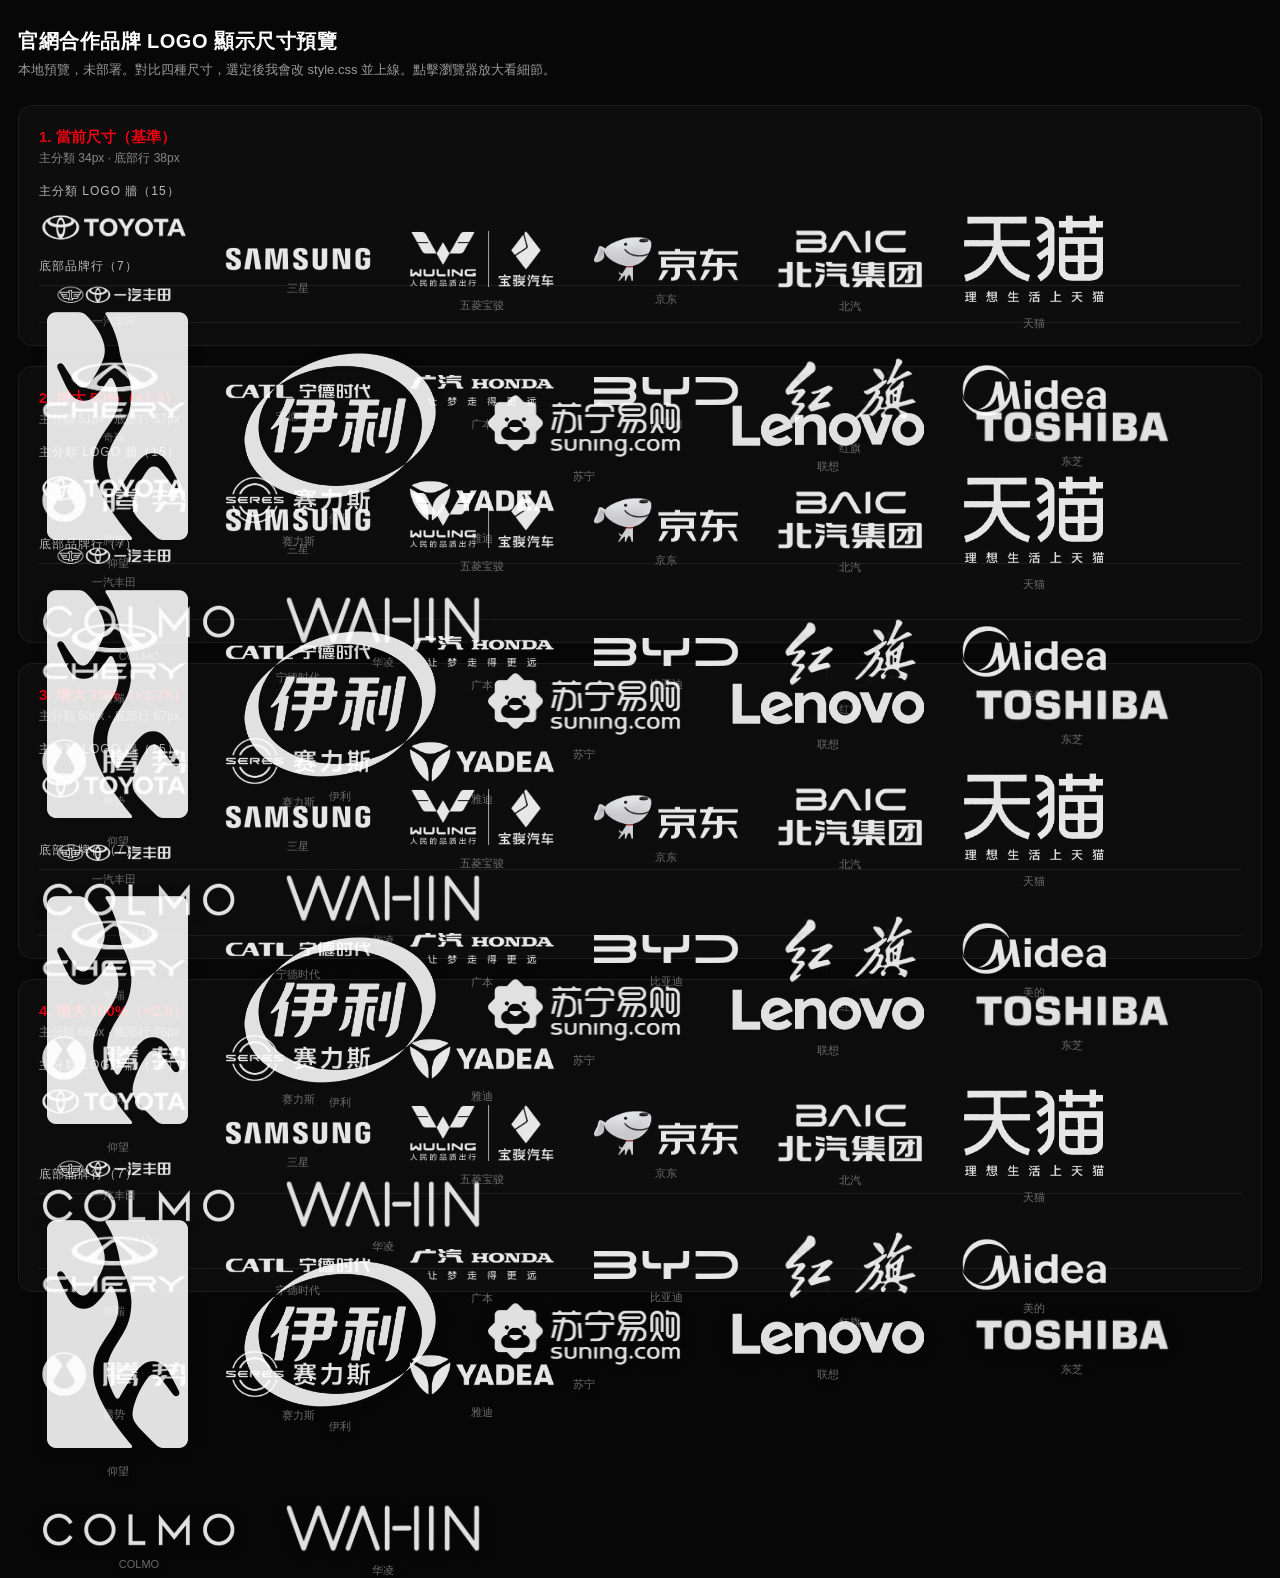
<file: logo-size-preview.html>
<!doctype html><html lang="zh-Hant"><head><meta charset="utf-8">
<meta name="viewport" content="width=device-width,initial-scale=1">
<title>LOGO 尺寸預覽</title>
<style>
 *{box-sizing:border-box;margin:0;padding:0}
 body{background:#070707;color:#e8e8e8;font-family:-apple-system,Segoe UI,Roboto,'PingFang SC','Microsoft YaHei',sans-serif;padding:28px 18px 60px}
 h1{font-size:20px;font-weight:800;color:#fff;margin-bottom:6px;letter-spacing:.5px}
 p.tip{color:#9a9a9a;font-size:13px;margin-bottom:26px}
 .panel{background:#0d0d0d;border:1px solid #1d1d1d;border-radius:14px;padding:22px 20px;margin-bottom:20px}
 .panel h2{font-size:15px;color:#e60012;font-weight:800;margin-bottom:3px}
 .panel .sub{color:#888;font-size:12px;margin-bottom:16px}
 .group-title{color:#bbb;font-size:12px;letter-spacing:1px;margin:14px 0 10px;text-transform:uppercase}
 .cat-row{display:flex;flex-wrap:wrap;gap:18px 34px;align-items:center;justify-content:flex-start}
 .bot-row{display:flex;flex-wrap:wrap;gap:22px 44px;align-items:center;justify-content:flex-start;border-top:1px solid #1d1d1d;border-bottom:1px solid #1d1d1d;padding:18px 0;margin-top:6px}
 .pcat-logo{display:flex;flex-direction:column;align-items:center;gap:8px;opacity:.9}
 .pcat-logo img{height:100%;width:auto;max-width:150px;object-fit:contain}
 .pr-logo{display:flex;flex-direction:column;align-items:center;gap:8px;opacity:.88;filter:drop-shadow(0 2px 8px rgba(0,0,0,.25))}
 .pr-logo img{height:100%;width:auto;max-width:200px;object-fit:contain}
 .cap{color:#777;font-size:11px;white-space:nowrap}
</style></head><body>
<h1>官網合作品牌 LOGO 顯示尺寸預覽</h1>
<p class="tip">本地預覽，未部署。對比四種尺寸，選定後我會改 style.css 並上線。點擊瀏覽器放大看細節。</p>

<div class="panel"><h2>1. 當前尺寸（基準）</h2><div class="sub">主分類 34px · 底部行 38px</div>
<div class="group-title">主分類 logo 牆（15）</div>
<div class="cat-row" style="height:34px"><div class="pcat-logo"><img src="assets/partners/logo_faw_toyota.webp?v=2" alt="一汽丰田"><span class="cap">一汽丰田</span></div>
<div class="pcat-logo"><img src="assets/partners/slide07_img50.webp?v=2" alt="三星"><span class="cap">三星</span></div>
<div class="pcat-logo"><img src="assets/partners/logo_wuling_baojun.webp?v=2" alt="五菱宝骏"><span class="cap">五菱宝骏</span></div>
<div class="pcat-logo"><img src="assets/partners/logo_jd.webp?v=2" alt="京东"><span class="cap">京东</span></div>
<div class="pcat-logo"><img src="assets/partners/logo_baic.webp?v=2" alt="北汽"><span class="cap">北汽</span></div>
<div class="pcat-logo"><img src="assets/partners/slide07_img47.webp?v=2" alt="天猫"><span class="cap">天猫</span></div>
<div class="pcat-logo"><img src="assets/partners/logo_chery.webp?v=2" alt="奇瑞"><span class="cap">奇瑞</span></div>
<div class="pcat-logo"><img src="assets/partners/logo_catl.webp?v=2" alt="宁德时代"><span class="cap">宁德时代</span></div>
<div class="pcat-logo"><img src="assets/partners/slide07_img30.webp?v=2" alt="广本"><span class="cap">广本</span></div>
<div class="pcat-logo"><img src="assets/partners/logo_byd.webp?v=2" alt="比亚迪"><span class="cap">比亚迪</span></div>
<div class="pcat-logo"><img src="assets/partners/slide07_img33.webp?v=2" alt="红旗"><span class="cap">红旗</span></div>
<div class="pcat-logo"><img src="assets/partners/logo_midea.webp?v=2" alt="美的"><span class="cap">美的</span></div>
<div class="pcat-logo"><img src="assets/partners/logo_denza.webp?v=2" alt="腾势"><span class="cap">腾势</span></div>
<div class="pcat-logo"><img src="assets/partners/slide07_img35.webp?v=2" alt="赛力斯"><span class="cap">赛力斯</span></div>
<div class="pcat-logo"><img src="assets/partners/logo_yadea.webp?v=2" alt="雅迪"><span class="cap">雅迪</span></div></div>
<div class="group-title">底部品牌行（7）</div>
<div class="bot-row" style="height:38px"><div class="pr-logo"><img src="assets/partners/slide07_img39.webp?v=2" alt="仰望"><span class="cap">仰望</span></div>
<div class="pr-logo"><img src="assets/partners/slide07_img45.webp?v=2" alt="伊利"><span class="cap">伊利</span></div>
<div class="pr-logo"><img src="assets/partners/slide07_img51.webp?v=2" alt="苏宁"><span class="cap">苏宁</span></div>
<div class="pr-logo"><img src="assets/partners/slide07_img52.webp?v=2" alt="联想"><span class="cap">联想</span></div>
<div class="pr-logo"><img src="assets/partners/slide07_img55.webp?v=2" alt="东芝"><span class="cap">东芝</span></div>
<div class="pr-logo"><img src="assets/partners/slide07_img56.webp?v=2" alt="COLMO"><span class="cap">COLMO</span></div>
<div class="pr-logo"><img src="assets/partners/slide07_img57.webp?v=2" alt="华凌"><span class="cap">华凌</span></div></div>
</div>
<div class="panel"><h2>2. 增大 50%（×1.5）</h2><div class="sub">主分類 51px · 底部行 57px</div>
<div class="group-title">主分類 logo 牆（15）</div>
<div class="cat-row" style="height:51px"><div class="pcat-logo"><img src="assets/partners/logo_faw_toyota.webp?v=2" alt="一汽丰田"><span class="cap">一汽丰田</span></div>
<div class="pcat-logo"><img src="assets/partners/slide07_img50.webp?v=2" alt="三星"><span class="cap">三星</span></div>
<div class="pcat-logo"><img src="assets/partners/logo_wuling_baojun.webp?v=2" alt="五菱宝骏"><span class="cap">五菱宝骏</span></div>
<div class="pcat-logo"><img src="assets/partners/logo_jd.webp?v=2" alt="京东"><span class="cap">京东</span></div>
<div class="pcat-logo"><img src="assets/partners/logo_baic.webp?v=2" alt="北汽"><span class="cap">北汽</span></div>
<div class="pcat-logo"><img src="assets/partners/slide07_img47.webp?v=2" alt="天猫"><span class="cap">天猫</span></div>
<div class="pcat-logo"><img src="assets/partners/logo_chery.webp?v=2" alt="奇瑞"><span class="cap">奇瑞</span></div>
<div class="pcat-logo"><img src="assets/partners/logo_catl.webp?v=2" alt="宁德时代"><span class="cap">宁德时代</span></div>
<div class="pcat-logo"><img src="assets/partners/slide07_img30.webp?v=2" alt="广本"><span class="cap">广本</span></div>
<div class="pcat-logo"><img src="assets/partners/logo_byd.webp?v=2" alt="比亚迪"><span class="cap">比亚迪</span></div>
<div class="pcat-logo"><img src="assets/partners/slide07_img33.webp?v=2" alt="红旗"><span class="cap">红旗</span></div>
<div class="pcat-logo"><img src="assets/partners/logo_midea.webp?v=2" alt="美的"><span class="cap">美的</span></div>
<div class="pcat-logo"><img src="assets/partners/logo_denza.webp?v=2" alt="腾势"><span class="cap">腾势</span></div>
<div class="pcat-logo"><img src="assets/partners/slide07_img35.webp?v=2" alt="赛力斯"><span class="cap">赛力斯</span></div>
<div class="pcat-logo"><img src="assets/partners/logo_yadea.webp?v=2" alt="雅迪"><span class="cap">雅迪</span></div></div>
<div class="group-title">底部品牌行（7）</div>
<div class="bot-row" style="height:57px"><div class="pr-logo"><img src="assets/partners/slide07_img39.webp?v=2" alt="仰望"><span class="cap">仰望</span></div>
<div class="pr-logo"><img src="assets/partners/slide07_img45.webp?v=2" alt="伊利"><span class="cap">伊利</span></div>
<div class="pr-logo"><img src="assets/partners/slide07_img51.webp?v=2" alt="苏宁"><span class="cap">苏宁</span></div>
<div class="pr-logo"><img src="assets/partners/slide07_img52.webp?v=2" alt="联想"><span class="cap">联想</span></div>
<div class="pr-logo"><img src="assets/partners/slide07_img55.webp?v=2" alt="东芝"><span class="cap">东芝</span></div>
<div class="pr-logo"><img src="assets/partners/slide07_img56.webp?v=2" alt="COLMO"><span class="cap">COLMO</span></div>
<div class="pr-logo"><img src="assets/partners/slide07_img57.webp?v=2" alt="华凌"><span class="cap">华凌</span></div></div>
</div>
<div class="panel"><h2>3. 增大 75%（×1.75）</h2><div class="sub">主分類 60px · 底部行 67px</div>
<div class="group-title">主分類 logo 牆（15）</div>
<div class="cat-row" style="height:60px"><div class="pcat-logo"><img src="assets/partners/logo_faw_toyota.webp?v=2" alt="一汽丰田"><span class="cap">一汽丰田</span></div>
<div class="pcat-logo"><img src="assets/partners/slide07_img50.webp?v=2" alt="三星"><span class="cap">三星</span></div>
<div class="pcat-logo"><img src="assets/partners/logo_wuling_baojun.webp?v=2" alt="五菱宝骏"><span class="cap">五菱宝骏</span></div>
<div class="pcat-logo"><img src="assets/partners/logo_jd.webp?v=2" alt="京东"><span class="cap">京东</span></div>
<div class="pcat-logo"><img src="assets/partners/logo_baic.webp?v=2" alt="北汽"><span class="cap">北汽</span></div>
<div class="pcat-logo"><img src="assets/partners/slide07_img47.webp?v=2" alt="天猫"><span class="cap">天猫</span></div>
<div class="pcat-logo"><img src="assets/partners/logo_chery.webp?v=2" alt="奇瑞"><span class="cap">奇瑞</span></div>
<div class="pcat-logo"><img src="assets/partners/logo_catl.webp?v=2" alt="宁德时代"><span class="cap">宁德时代</span></div>
<div class="pcat-logo"><img src="assets/partners/slide07_img30.webp?v=2" alt="广本"><span class="cap">广本</span></div>
<div class="pcat-logo"><img src="assets/partners/logo_byd.webp?v=2" alt="比亚迪"><span class="cap">比亚迪</span></div>
<div class="pcat-logo"><img src="assets/partners/slide07_img33.webp?v=2" alt="红旗"><span class="cap">红旗</span></div>
<div class="pcat-logo"><img src="assets/partners/logo_midea.webp?v=2" alt="美的"><span class="cap">美的</span></div>
<div class="pcat-logo"><img src="assets/partners/logo_denza.webp?v=2" alt="腾势"><span class="cap">腾势</span></div>
<div class="pcat-logo"><img src="assets/partners/slide07_img35.webp?v=2" alt="赛力斯"><span class="cap">赛力斯</span></div>
<div class="pcat-logo"><img src="assets/partners/logo_yadea.webp?v=2" alt="雅迪"><span class="cap">雅迪</span></div></div>
<div class="group-title">底部品牌行（7）</div>
<div class="bot-row" style="height:67px"><div class="pr-logo"><img src="assets/partners/slide07_img39.webp?v=2" alt="仰望"><span class="cap">仰望</span></div>
<div class="pr-logo"><img src="assets/partners/slide07_img45.webp?v=2" alt="伊利"><span class="cap">伊利</span></div>
<div class="pr-logo"><img src="assets/partners/slide07_img51.webp?v=2" alt="苏宁"><span class="cap">苏宁</span></div>
<div class="pr-logo"><img src="assets/partners/slide07_img52.webp?v=2" alt="联想"><span class="cap">联想</span></div>
<div class="pr-logo"><img src="assets/partners/slide07_img55.webp?v=2" alt="东芝"><span class="cap">东芝</span></div>
<div class="pr-logo"><img src="assets/partners/slide07_img56.webp?v=2" alt="COLMO"><span class="cap">COLMO</span></div>
<div class="pr-logo"><img src="assets/partners/slide07_img57.webp?v=2" alt="华凌"><span class="cap">华凌</span></div></div>
</div>
<div class="panel"><h2>4. 增大 100%（×2.0）</h2><div class="sub">主分類 68px · 底部行 76px</div>
<div class="group-title">主分類 logo 牆（15）</div>
<div class="cat-row" style="height:68px"><div class="pcat-logo"><img src="assets/partners/logo_faw_toyota.webp?v=2" alt="一汽丰田"><span class="cap">一汽丰田</span></div>
<div class="pcat-logo"><img src="assets/partners/slide07_img50.webp?v=2" alt="三星"><span class="cap">三星</span></div>
<div class="pcat-logo"><img src="assets/partners/logo_wuling_baojun.webp?v=2" alt="五菱宝骏"><span class="cap">五菱宝骏</span></div>
<div class="pcat-logo"><img src="assets/partners/logo_jd.webp?v=2" alt="京东"><span class="cap">京东</span></div>
<div class="pcat-logo"><img src="assets/partners/logo_baic.webp?v=2" alt="北汽"><span class="cap">北汽</span></div>
<div class="pcat-logo"><img src="assets/partners/slide07_img47.webp?v=2" alt="天猫"><span class="cap">天猫</span></div>
<div class="pcat-logo"><img src="assets/partners/logo_chery.webp?v=2" alt="奇瑞"><span class="cap">奇瑞</span></div>
<div class="pcat-logo"><img src="assets/partners/logo_catl.webp?v=2" alt="宁德时代"><span class="cap">宁德时代</span></div>
<div class="pcat-logo"><img src="assets/partners/slide07_img30.webp?v=2" alt="广本"><span class="cap">广本</span></div>
<div class="pcat-logo"><img src="assets/partners/logo_byd.webp?v=2" alt="比亚迪"><span class="cap">比亚迪</span></div>
<div class="pcat-logo"><img src="assets/partners/slide07_img33.webp?v=2" alt="红旗"><span class="cap">红旗</span></div>
<div class="pcat-logo"><img src="assets/partners/logo_midea.webp?v=2" alt="美的"><span class="cap">美的</span></div>
<div class="pcat-logo"><img src="assets/partners/logo_denza.webp?v=2" alt="腾势"><span class="cap">腾势</span></div>
<div class="pcat-logo"><img src="assets/partners/slide07_img35.webp?v=2" alt="赛力斯"><span class="cap">赛力斯</span></div>
<div class="pcat-logo"><img src="assets/partners/logo_yadea.webp?v=2" alt="雅迪"><span class="cap">雅迪</span></div></div>
<div class="group-title">底部品牌行（7）</div>
<div class="bot-row" style="height:76px"><div class="pr-logo"><img src="assets/partners/slide07_img39.webp?v=2" alt="仰望"><span class="cap">仰望</span></div>
<div class="pr-logo"><img src="assets/partners/slide07_img45.webp?v=2" alt="伊利"><span class="cap">伊利</span></div>
<div class="pr-logo"><img src="assets/partners/slide07_img51.webp?v=2" alt="苏宁"><span class="cap">苏宁</span></div>
<div class="pr-logo"><img src="assets/partners/slide07_img52.webp?v=2" alt="联想"><span class="cap">联想</span></div>
<div class="pr-logo"><img src="assets/partners/slide07_img55.webp?v=2" alt="东芝"><span class="cap">东芝</span></div>
<div class="pr-logo"><img src="assets/partners/slide07_img56.webp?v=2" alt="COLMO"><span class="cap">COLMO</span></div>
<div class="pr-logo"><img src="assets/partners/slide07_img57.webp?v=2" alt="华凌"><span class="cap">华凌</span></div></div>
</div>
</body></html>
</file>
<file: css/style.css>
/* HEYDAY GROUP Official Website Styles */
:root {
  --color-bg: #070707;
  --color-bg-2: #0c0c0c;
  --color-card: #121212;
  --color-card-2: #181818;
  --color-red: #e60012;
  --color-red-dark: #b3000e;
  --color-red-glow: rgba(230, 0, 18, 0.35);
  --color-text: #ffffff;
  --color-text-2: #a0a0a0;
  --color-text-3: #666666;
  --color-border: rgba(255, 255, 255, 0.08);
  --color-border-hover: rgba(230, 0, 18, 0.45);
  --ease-out: cubic-bezier(0.16, 1, 0.3, 1);
  --ease-in-out: cubic-bezier(0.65, 0, 0.35, 1);

  /* Cross-platform CJK-safe font stacks: EN font first, then zh-Hans/zh-Hant fallbacks */
  --font-body: 'Inter', 'PingFang SC', 'PingFang TC', 'Microsoft YaHei', 'Microsoft JhengHei', 'Noto Sans CJK SC', 'Noto Sans CJK TC', -apple-system, BlinkMacSystemFont, 'Segoe UI', sans-serif;
  --font-display: 'Montserrat', 'PingFang SC', 'PingFang TC', 'Microsoft YaHei', 'Microsoft JhengHei', 'Noto Sans CJK SC', 'Noto Sans CJK TC', 'Source Han Sans SC', 'Source Han Sans TC', sans-serif;
}

* { margin: 0; padding: 0; box-sizing: border-box; }

html {
  /* Note: scroll-behavior:smooth removed — on iOS WebKit a long programmatic
     smooth scroll throttles requestAnimationFrame and freezes counter/video
     animations. Anchor jumps are smoothed via JS scrollIntoView instead. */
  font-size: 16px;
}

body {
  font-family: var(--font-body);
  background: var(--color-bg);
  color: var(--color-text);
  overflow-x: hidden;
  line-height: 1.6;
}

a { color: inherit; text-decoration: none; }

img { max-width: 100%; display: block; }

.container {
  width: min(1280px, 92vw);
  margin: 0 auto;
  position: relative;
  z-index: 2;
}

.section-dark {
  position: relative;
  padding: 90px 0;
  background: var(--color-bg);
}

.section-dark::before {
  content: '';
  position: absolute;
  inset: 0;
  background: radial-gradient(ellipse at 20% 0%, rgba(230, 0, 18, 0.06) 0%, transparent 50%),
              radial-gradient(ellipse at 80% 100%, rgba(230, 0, 18, 0.04) 0%, transparent 45%);
  pointer-events: none;
}

/* Preloader */
#preloader {
  position: fixed;
  inset: 0;
  background: var(--color-bg);
  z-index: 10000;
  display: grid;
  place-items: center;
}

.preloader-inner {
  display: flex;
  flex-direction: column;
  align-items: center;
  gap: 20px;
}

.preloader-logo {
  width: 160px;
  height: auto;
  opacity: 0;
  filter: drop-shadow(0 0 30px rgba(230, 0, 18, 0.25));
}

.preloader-text {
  font-family: var(--font-display);
  font-weight: 800;
  font-size: 14px;
  letter-spacing: 6px;
  color: var(--color-text);
  opacity: 0;
}

/* Navigation */
#navbar {
  position: fixed;
  top: 0;
  left: 0;
  right: 0;
  z-index: 1000;
  padding: 18px 0;
  transition: background 0.4s var(--ease-out), padding 0.4s var(--ease-out), backdrop-filter 0.4s;
}

#navbar.scrolled {
  background: rgba(7, 7, 7, 0.85);
  backdrop-filter: blur(16px);
  -webkit-backdrop-filter: blur(16px);
  border-bottom: 1px solid var(--color-border);
  padding: 12px 0;
}

.nav-container {
  width: min(1280px, 92vw);
  margin: 0 auto;
  display: flex;
  align-items: center;
  justify-content: space-between;
}

.nav-logo img {
  display: block;
  height: 40px;
  width: auto;
  max-width: 180px;
}

.nav-links {
  display: flex;
  list-style: none;
  gap: 26px;
}

.nav-links a {
  font-size: 13px;
  font-weight: 500;
  letter-spacing: 0.5px;
  text-transform: uppercase;
  color: var(--color-text-2);
  position: relative;
  transition: color 0.3s;
}

.nav-links a::after {
  content: '';
  position: absolute;
  bottom: -6px;
  left: 0;
  width: 0;
  height: 2px;
  background: var(--color-red);
  transition: width 0.3s var(--ease-out);
}

.nav-links a:hover { color: var(--color-text); }
.nav-links a:hover::after { width: 100%; }

.nav-toggle {
  display: none;
  flex-direction: column;
  gap: 6px;
  background: none;
  border: none;
  cursor: pointer;
  padding: 8px;
}

.nav-toggle span {
  display: block;
  width: 24px;
  height: 2px;
  background: var(--color-text);
  transition: 0.3s;
}

.nav-links.active {
  display: flex;
  flex-direction: column;
  position: absolute;
  top: 100%;
  left: 0;
  right: 0;
  background: rgba(7, 7, 7, 0.95);
  backdrop-filter: blur(16px);
  padding: 24px;
  gap: 18px;
  border-bottom: 1px solid var(--color-border);
}

.nav-toggle.active span:nth-child(1) { transform: translateY(8px) rotate(45deg); }
.nav-toggle.active span:nth-child(2) { opacity: 0; }
.nav-toggle.active span:nth-child(3) { transform: translateY(-8px) rotate(-45deg); }

/* 8 项导航（含 AI創意 / 推廣視頻）：中等屏幕收紧间距，1024px 以下切换汉堡菜单 */
@media (max-width: 1200px) {
  .nav-links { gap: 18px; }
  .nav-links a { font-size: 12px; letter-spacing: 0.3px; }
}

@media (max-width: 1024px) {
  .nav-links { display: none; }
  .nav-toggle { display: flex; }
}

/* Buttons */
.btn {
  display: inline-flex;
  align-items: center;
  justify-content: center;
  gap: 10px;
  padding: 14px 32px;
  font-family: var(--font-display);
  font-size: 13px;
  font-weight: 700;
  letter-spacing: 1px;
  text-transform: uppercase;
  border-radius: 100px;
  transition: all 0.35s var(--ease-out);
  cursor: pointer;
  border: 1px solid transparent;
}

.btn-primary {
  background: var(--color-red);
  color: #fff;
  box-shadow: 0 8px 32px rgba(230, 0, 18, 0.3);
}

.btn-primary:hover {
  transform: translateY(-3px);
  box-shadow: 0 14px 40px rgba(230, 0, 18, 0.45);
}

.btn-outline {
  background: transparent;
  color: var(--color-text);
  border-color: rgba(255, 255, 255, 0.25);
}

.btn-outline:hover {
  border-color: var(--color-red);
  color: var(--color-red);
}

.btn-lg { padding: 18px 48px; font-size: 14px; }

/* Section header */
.section-header { margin-bottom: 50px; }
.section-header.center { text-align: center; }

.section-eyebrow {
  display: inline-block;
  font-family: var(--font-display);
  font-size: 11px;
  font-weight: 700;
  letter-spacing: 3px;
  text-transform: uppercase;
  color: var(--color-red);
  margin-bottom: 14px;
}

.section-title {
  font-family: var(--font-display);
  font-size: clamp(28px, 4.2vw, 48px);
  font-weight: 800;
  line-height: 1.12;
  margin-bottom: 16px;
  letter-spacing: -1px;
}

.section-desc {
  color: var(--color-text-2);
  font-size: 17px;
  max-width: 620px;
  line-height: 1.65;
}

.section-header.center .section-desc { margin: 0 auto; }

/* Hero */
.hero {
  position: relative;
  min-height: 100vh;
  display: flex;
  align-items: center;
  justify-content: center;
  overflow: hidden;
  background: radial-gradient(circle at 50% 50%, #120508 0%, #070707 60%);
}

#hero-canvas {
  position: absolute;
  inset: 0;
  width: 100%;
  height: 100%;
  z-index: 1;
}

.hero-beam {
  position: absolute;
  top: -20%;
  right: -10%;
  width: 60vw;
  height: 120vh;
  background: linear-gradient(120deg, transparent 30%, rgba(230, 0, 18, 0.12) 45%, transparent 60%);
  transform: skewX(-15deg);
  filter: blur(60px);
  z-index: 2;
  pointer-events: none;
}

.hero-overlay {
  position: absolute;
  inset: 0;
  background: radial-gradient(circle at 50% 50%, transparent 0%, rgba(7,7,7,0.6) 100%);
  z-index: 3;
  pointer-events: none;
}

.hero-content {
  position: relative;
  z-index: 4;
  text-align: center;
  max-width: 920px;
  padding: 0 20px;
}

.hero-eyebrow {
  font-family: var(--font-display);
  font-size: 13px;
  font-weight: 700;
  letter-spacing: 8px;
  text-transform: uppercase;
  color: var(--color-red);
  margin-bottom: 24px;
  opacity: 0;
  transform: translateY(30px);
}

.hero-title {
  font-family: var(--font-display);
  font-size: clamp(56px, 13vw, 160px);
  font-weight: 900;
  line-height: 0.9;
  letter-spacing: -4px;
  margin-bottom: 30px;
}

.ht-line { display: block; opacity: 0; transform: translateY(60px); }

.hero-subtitle {
  font-size: clamp(16px, 2vw, 22px);
  color: var(--color-text-2);
  max-width: 600px;
  margin: 0 auto 40px;
  opacity: 0;
  transform: translateY(30px);
}
.hero-subtitle:empty { display: none; }

.hero-cta {
  display: flex;
  gap: 16px;
  justify-content: center;
  flex-wrap: wrap;
  opacity: 0;
  transform: translateY(30px);
}

.hero-scroll {
  position: absolute;
  bottom: 40px;
  left: 50%;
  transform: translateX(-50%);
  z-index: 4;
  display: flex;
  flex-direction: column;
  align-items: center;
  gap: 10px;
  opacity: 0;
}

.scroll-mouse {
  width: 22px;
  height: 36px;
  border: 2px solid rgba(255,255,255,0.3);
  border-radius: 12px;
  display: flex;
  justify-content: center;
  padding-top: 8px;
}

.scroll-mouse span {
  width: 3px;
  height: 6px;
  background: var(--color-red);
  border-radius: 2px;
  animation: scrollWheel 1.8s infinite;
}

.scroll-text {
  font-size: 10px;
  letter-spacing: 2px;
  text-transform: uppercase;
  color: var(--color-text-3);
}

@keyframes scrollWheel {
  0% { transform: translateY(0); opacity: 1; }
  80% { transform: translateY(10px); opacity: 0; }
  100% { transform: translateY(0); opacity: 0; }
}

/* About */
.about-grid {
  display: grid;
  grid-template-columns: 1fr 1fr;
  gap: 56px;
  align-items: center;
}

.about-visual {
  position: relative;
}

/* About — capability wheel (mirrors PPT slide 4) */
.wheel-wrap {
  position: relative;
  display: grid;
  place-items: center;
}

.wheel-svg {
  width: 100%;
  max-width: 540px;
  height: auto;
  filter: drop-shadow(0 30px 70px rgba(0,0,0,0.55));
}

.wheel-svg .wheel-orbit {
  transform-origin: 280px 280px;
  transform-box: view-box;
  animation: orbitSpin 50s linear infinite;
}
@keyframes orbitSpin {
  to { transform: rotate(360deg); }
}

.wheel-svg .wheel-spokes line {
  stroke-dasharray: 4 7;
  animation: spokeFlow 3.2s linear infinite;
}
@keyframes spokeFlow {
  to { stroke-dashoffset: -44; }
}

.wheel-svg .wheel-node circle {
  transition: stroke 0.35s var(--ease-out), filter 0.35s var(--ease-out);
}
.wheel-svg .wheel-node:hover circle {
  stroke: rgba(230, 0, 18, 0.95);
  filter: drop-shadow(0 0 14px rgba(230, 0, 18, 0.45));
}

.wheel-svg .wn-num {
  fill: var(--color-red);
  font-size: 12px;
  font-weight: 800;
  font-family: var(--font-body, Inter), sans-serif;
  letter-spacing: 1.5px;
}
.wheel-svg .wn-kw {
  fill: #fff;
  font-size: 15px;
  font-weight: 700;
  font-family: var(--font-body, Inter), 'PingFang SC', 'Microsoft YaHei', sans-serif;
}
.wheel-svg .wh-logo {
  fill: #fff;
  font-size: 25px;
  font-weight: 800;
  font-family: var(--font-display, Inter), sans-serif;
  letter-spacing: 2px;
}
.wheel-svg .wh-sub {
  fill: var(--color-red);
  font-size: 8.5px;
  font-weight: 700;
  font-family: var(--font-body, Inter), sans-serif;
  letter-spacing: 2.6px;
}
.wheel-svg .hub-breath {
  transform-origin: 280px 280px;
  transform-box: view-box;
  animation: hubBreath 3.6s ease-in-out infinite;
}
@keyframes hubBreath {
  0%, 100% { transform: scale(1); opacity: 0.9; }
  50% { transform: scale(1.06); opacity: 0.35; }
}

.about-content { display: flex; flex-direction: column; gap: 18px; }

.about-card {
  background: var(--color-card);
  border: 1px solid var(--color-border);
  border-radius: 16px;
  padding: 22px 24px;
  transition: all 0.4s var(--ease-out);
}

.about-card:hover {
  border-color: var(--color-border-hover);
  transform: translateY(-6px);
  box-shadow: 0 20px 60px rgba(0,0,0,0.4);
}

.ac-head {
  display: flex;
  align-items: center;
  gap: 12px;
  margin-bottom: 14px;
}

.ac-num {
  font-size: 14px;
  font-weight: 800;
  color: var(--color-red);
  letter-spacing: 2px;
}

.ac-kw {
  font-size: 11px;
  font-weight: 700;
  text-transform: uppercase;
  letter-spacing: 1.5px;
  color: rgba(255,255,255,0.6);
  border: 1px solid rgba(255,255,255,0.16);
  padding: 3px 12px;
  border-radius: 999px;
}

.about-card h3 {
  font-family: var(--font-display);
  font-size: 18px;
  font-weight: 700;
  margin-bottom: 10px;
}

.about-card p { color: var(--color-text-2); font-size: 14px; line-height: 1.7; }

/* Timeline */
.timeline-wrap { position: relative; padding: 20px 0; }

.timeline-line {
  position: absolute;
  left: 50%;
  top: 0;
  bottom: 0;
  width: 2px;
  background: var(--color-border);
  transform: translateX(-50%);
}

.timeline-line span {
  display: block;
  width: 100%;
  height: 0;
  background: linear-gradient(to bottom, var(--color-red), rgba(230,0,18,0.2));
}

.timeline-items { display: flex; flex-direction: column; gap: 44px; }

.timeline-item {
  position: relative;
  width: 50%;
  padding: 0 48px;
}

.timeline-item:nth-child(odd) { align-self: flex-start; text-align: right; }
.timeline-item:nth-child(even) { align-self: flex-end; text-align: left; }

.ti-dot {
  position: absolute;
  top: 4px;
  width: 16px;
  height: 16px;
  border-radius: 50%;
  background: var(--color-red);
  border: 3px solid var(--color-bg);
  box-shadow: 0 0 0 2px var(--color-red);
}

.timeline-item:nth-child(odd) .ti-dot { right: -8px; }
.timeline-item:nth-child(even) .ti-dot { left: -8px; }

.ti-year {
  font-family: var(--font-display);
  font-size: 30px;
  font-weight: 900;
  color: var(--color-red);
  line-height: 1;
  margin-bottom: 8px;
  display: block;
}

.ti-content h3 {
  font-family: var(--font-display);
  font-size: 19px;
  font-weight: 700;
  margin-bottom: 8px;
}

.ti-content p { color: var(--color-text-2); font-size: 14px; line-height: 1.65; }

.timeline-vision {
  margin-top: 60px;
  text-align: center;
  font-size: 18px;
  color: var(--color-text-2);
  max-width: 760px;
  margin-left: auto;
  margin-right: auto;
}

/* Advantages */
.adv-grid {
  display: grid;
  grid-template-columns: repeat(3, 1fr);
  gap: 24px;
}

.adv-card {
  position: relative;
  background: linear-gradient(180deg, rgba(255,255,255,0.06) 0%, rgba(255,255,255,0.02) 100%);
  border: 1px solid var(--color-border);
  border-radius: 20px;
  overflow: hidden;
  transition: all 0.4s var(--ease-out);
  display: flex;
  flex-direction: column;
  align-items: center;
  text-align: center;
  padding: 48px 28px 40px;
}

.adv-card::before {
  content: '';
  position: absolute;
  top: 0;
  left: 0;
  right: 0;
  height: 3px;
  background: linear-gradient(90deg, var(--color-red) 0%, #ff4d4f 50%, rgba(230,0,18,0.35) 100%);
  opacity: 0.85;
}

.adv-card:hover {
  transform: translateY(-8px);
  border-color: rgba(230,0,18,0.45);
  box-shadow: 0 28px 70px rgba(0,0,0,0.5), inset 0 0 0 1px rgba(230,0,18,0.08);
}

.adv-card:hover::before {
  opacity: 1;
  height: 4px;
}

.adv-num {
  position: absolute;
  top: 18px;
  right: 22px;
  font-family: var(--font-display);
  font-size: 34px;
  font-weight: 900;
  line-height: 1;
  color: transparent;
  -webkit-text-stroke: 1.2px rgba(230, 0, 18, 0.65);
  opacity: 0.9;
  user-select: none;
}

.adv-body {
  flex: 1;
  display: flex;
  flex-direction: column;
  justify-content: center;
  max-width: 320px;
}

.adv-body h3 {
  font-family: var(--font-display);
  font-size: 22px;
  font-weight: 700;
  line-height: 1.35;
  margin: 0 0 16px;
}

.adv-body p {
  color: var(--color-text-2);
  font-size: 15px;
  line-height: 1.75;
  margin: 0;
}

/* Patent certificates carousel */
.patent-carousel {
  margin-top: 70px;
  overflow: hidden;
  -webkit-mask-image: linear-gradient(90deg, transparent, #000 4%, #000 96%, transparent);
  mask-image: linear-gradient(90deg, transparent, #000 4%, #000 96%, transparent);
}

.patent-track {
  display: flex;
  gap: 24px;
  width: max-content;
  animation: patentScroll 45s linear infinite;
  will-change: transform;
}

.patent-carousel:hover .patent-track,
.patent-track:hover {
  animation-play-state: paused;
}

.patent-track img {
  height: 240px;
  width: auto;
  aspect-ratio: 10 / 14;
  object-fit: contain;
  background: #fff;
  border-radius: 12px;
  border: 1px solid rgba(255,255,255,0.12);
  box-shadow: 0 14px 44px rgba(0,0,0,0.38);
  flex-shrink: 0;
  user-select: none;
  -webkit-user-drag: none;
}

@keyframes patentScroll {
  0%   { transform: translateX(0); }
  100% { transform: translateX(-50%); }
}

@media (max-width: 768px) {
  .patent-carousel { margin-top: 48px; }
  .patent-track { gap: 16px; }
  .patent-track img { height: 180px; border-radius: 8px; }
}

/* Global */
.global-grid {
  display: grid;
  grid-template-columns: 1.35fr 0.65fr;
  gap: 40px;
  align-items: start;
}

.globe-wrap {
  position: relative;
  display: grid;
  place-items: center;
  padding-top: 12px;
}

/* Global map — Beijing-centric radiation (dot-matrix world map) */
.globe-svg {
  width: 100%;
  max-width: 960px;
  height: auto;
  filter: drop-shadow(0 30px 60px rgba(0,0,0,0.5));
}

/* City node pulse */
.globe-svg .pulse {
  transform-origin: center;
  transform-box: fill-box;
  animation: cityPulse 2.8s ease-out infinite;
}
.globe-svg .city:nth-child(2) .pulse { animation-delay: 0.35s; }
.globe-svg .city:nth-child(3) .pulse { animation-delay: 0.7s; }
.globe-svg .city:nth-child(4) .pulse { animation-delay: 1.05s; }
.globe-svg .city:nth-child(5) .pulse { animation-delay: 1.4s; }
.globe-svg .city:nth-child(6) .pulse { animation-delay: 1.75s; }
.globe-svg .city:nth-child(7) .pulse { animation-delay: 2.1s; }

@keyframes cityPulse {
  0%   { transform: scale(0.5); opacity: 0.85; }
  100% { transform: scale(2.8); opacity: 0; }
}

/* Radiation arcs — flowing dash */
.globe-svg .map-arc {
  stroke-dasharray: 5 90;
  stroke-dashoffset: 95;
  animation: arcFlow 2.6s linear infinite;
}
@keyframes arcFlow {
  0%   { stroke-dashoffset: 95; opacity: 0; }
  12%  { opacity: 1; }
  86%  { opacity: 1; }
  100% { stroke-dashoffset: -95; opacity: 0; }
}

/* Traveling packets (animateMotion + fade sync) */
.globe-svg .map-packet {
  opacity: 0;
  animation: packetFade 2.6s linear infinite;
}
@keyframes packetFade {
  0%   { opacity: 0; }
  15%  { opacity: 1; }
  80%  { opacity: 1; }
  100% { opacity: 0; }
}

/* Beijing hub — expanding sonar rings */
.globe-svg .hub-ring {
  transform-origin: center;
  transform-box: fill-box;
  animation: hubRing 3.6s ease-out infinite;
}
.globe-svg .hub-ring.r2 { animation-delay: 1.2s; }
.globe-svg .hub-ring.r3 { animation-delay: 2.4s; }
@keyframes hubRing {
  0%   { transform: scale(1); opacity: 0.9; }
  100% { transform: scale(4.6); opacity: 0; }
}

.globe-svg .hub-glow {
  transform-origin: center;
  transform-box: fill-box;
  animation: hubGlowPulse 4.8s ease-in-out infinite;
}
@keyframes hubGlowPulse {
  0%, 100% { opacity: 0.75; }
  50% { opacity: 1; }
}

/* Subtle floating on the whole map */
.globe-svg { animation: globeFloat 8s ease-in-out infinite; }
@keyframes globeFloat {
  0%, 100% { transform: translateY(0); }
  50% { transform: translateY(-10px); }
}

.global-content .section-title { margin-bottom: 32px; }

.global-list { display: flex; flex-direction: column; gap: 16px; }

.global-item {
  padding: 18px 22px;
  background: var(--color-card);
  border: 1px solid var(--color-border);
  border-radius: 14px;
  transition: all 0.3s var(--ease-out);
}

.global-item:hover {
  border-color: var(--color-border-hover);
  transform: translateX(8px);
}

.gi-label {
  font-size: 11px;
  letter-spacing: 1.5px;
  text-transform: uppercase;
  color: var(--color-red);
  font-weight: 600;
}

.global-item h4 {
  font-family: var(--font-display);
  font-size: 20px;
  font-weight: 700;
  margin: 6px 0;
}

.global-item p { color: var(--color-text-2); font-size: 13px; }

/* Partners: logo wall */
.partner-row {
  display: flex;
  flex-wrap: wrap;
  justify-content: center;
  align-items: center;
  gap: 28px 48px;
  padding: 32px 24px;
  border-top: 1px solid var(--color-border);
  border-bottom: 1px solid var(--color-border);
  margin-bottom: 44px;
}

.pr-logo {
  flex: 0 0 auto;
  height: 37px;
  display: flex;
  align-items: center;
  justify-content: center;
  opacity: 0.88;
  filter: drop-shadow(0 2px 8px rgba(0,0,0,0.25));
  transition: opacity 0.35s, transform 0.35s, filter 0.35s;
}

.pr-logo img {
  height: 100%;
  width: auto;
  max-width: 154px;
  object-fit: contain;
}

.pr-text {
  font-family: var(--font-display);
  font-size: 18px;
  font-weight: 800;
  letter-spacing: 1px;
  color: #fff;
  white-space: nowrap;
}

.pr-logo:hover {
  opacity: 1;
  transform: scale(1.1);
  filter: drop-shadow(0 0 14px rgba(230, 0, 18, 0.4));
}

.partner-categories {
  display: grid;
  grid-template-columns: repeat(7, 1fr);
  gap: 14px;
  margin-bottom: 44px;
}

.pcat-card {
  background: var(--color-card);
  border: 1px solid var(--color-border);
  border-radius: 14px;
  padding: 18px 12px;
  text-align: center;
  transition: all 0.35s var(--ease-out);
  display: flex;
  flex-direction: column;
  align-items: center;
  min-height: 180px;
}

.pcat-card:hover {
  border-color: var(--color-red);
  transform: translateY(-5px);
  background: rgba(230, 0, 18, 0.04);
}

.pcat-label {
  font-size: 11px;
  font-weight: 600;
  color: var(--color-text-2);
  letter-spacing: 0.5px;
  line-height: 1.35;
  min-height: 44px;
  display: flex;
  align-items: center;
  justify-content: center;
  margin-bottom: 14px;
}

.pcat-logos {
  display: flex;
  flex-wrap: wrap;
  justify-content: center;
  align-items: center;
  gap: 12px;
  flex: 1;
  margin-bottom: 14px;
}

.pcat-logo {
  height: 33px;
  display: flex;
  align-items: center;
  justify-content: center;
  opacity: 0.9;
  transition: opacity 0.3s, transform 0.3s;
}

.pcat-logo img {
  height: 100%;
  width: auto;
  max-width: 109px;
  object-fit: contain;
}

.pcat-logo .pr-text {
  font-size: 15px;
  letter-spacing: 0.8px;
}

.pcat-logo:hover {
  opacity: 1;
  transform: scale(1.08);
}

.pcat-year {
  font-size: 9px;
  letter-spacing: 1.5px;
  color: var(--color-text-3);
  text-transform: uppercase;
  margin-bottom: 2px;
}

.pcat-year-num {
  font-family: var(--font-display);
  font-size: 16px;
  font-weight: 800;
  color: var(--color-red);
}

/* ============ Capability Blocks (5-capability cases) ============ */
.capability-block {
  margin-bottom: 78px;
}
.capability-block:last-child {
  margin-bottom: 0;
}

.capability-header {
  display: flex;
  align-items: flex-start;
  gap: 22px;
  margin-bottom: 30px;
  padding-bottom: 22px;
  border-bottom: 1px solid var(--color-border);
  position: relative;
}
.capability-header::after {
  content: '';
  position: absolute;
  left: 0;
  bottom: -1px;
  width: 72px;
  height: 2px;
  background: linear-gradient(90deg, var(--color-red), transparent);
}

.cap-num {
  font-family: var(--font-display);
  font-size: 72px;
  font-weight: 900;
  line-height: 1;
  letter-spacing: 6px;
  color: transparent;
  -webkit-text-stroke: 2px rgba(230, 0, 18, 0.75);
  opacity: 0.95;
  flex-shrink: 0;
  padding: 4px 10px 0 0;
  user-select: none;
}

.capability-info {
  min-width: 0;
}

.cap-label {
  display: inline-flex;
  align-items: center;
  gap: 6px;
  font-size: 18px;
  font-weight: 700;
  letter-spacing: 2.5px;
  text-transform: uppercase;
  color: var(--color-red);
  padding: 7px 16px;
  border: 1px solid rgba(230, 0, 18, 0.55);
  border-radius: 999px;
  background: rgba(230, 0, 18, 0.08);
  margin-bottom: 12px;
}

.capability-info h3 {
  font-family: var(--font-display);
  font-size: 30px;
  font-weight: 800;
  line-height: 1.3;
  margin: 0 0 12px;
}

.capability-info > p {
  color: var(--color-text-2);
  font-size: 16px;
  line-height: 1.75;
  max-width: 780px;
  margin: 0;
}

.capability-grid {
  display: grid;
  grid-template-columns: repeat(3, 1fr);
  gap: 24px;
}

/* Cases */
.cases-grid {
  display: grid;
  grid-template-columns: repeat(2, 1fr);
  gap: 24px;
}

.case-card {
  background: var(--color-card);
  border: 1px solid var(--color-border);
  border-radius: 18px;
  overflow: hidden;
  transition: all 0.4s var(--ease-out);
}

.case-card:hover {
  border-color: var(--color-border-hover);
  transform: translateY(-6px);
  box-shadow: 0 24px 60px rgba(0,0,0,0.42);
}

.case-media {
  position: relative;
  aspect-ratio: 3 / 2;
  overflow: hidden;
  background: #000;
}

.case-media img {
  position: absolute;
  inset: 0;
  width: 100%;
  height: 100%;
  object-fit: cover;
  transition: transform 0.8s var(--ease-out);
}

.case-card:hover .case-media img { transform: scale(1.06); }
.case-card:hover .case-media { background: #0a0a0a; }

.case-media .video-poster,
.case-media video {
  position: absolute;
  inset: 0;
  width: 100%;
  height: 100%;
  object-fit: contain;
  transition: opacity 0.5s ease, transform 0.8s var(--ease-out);
}

/* Video fades in over the poster once it has loaded data */
.case-media video { opacity: 0; z-index: 1; }
.case-media video.is-loaded { opacity: 1; }

/* Hover zoom only applies to non-panning videos (pan uses its own animation) */
.case-card:hover .case-media .video-poster,
.case-card:hover .case-media video:not(.pan-x):not(.pan-y) { transform: scale(1.04); }

.case-play {
  position: absolute;
  top: 50%;
  left: 50%;
  transform: translate(-50%, -50%) scale(0.8);
  width: 52px;
  height: 52px;
  border-radius: 50%;
  background: rgba(230, 0, 18, 0.9);
  color: #fff;
  display: grid;
  place-items: center;
  font-size: 15px;
  opacity: 0;
  transition: all 0.4s var(--ease-out);
  pointer-events: none;
  z-index: 2;
}

.case-card:hover .case-play { opacity: 1; transform: translate(-50%, -50%) scale(1); }

.case-body { padding: 22px; }

.case-tags {
  display: flex;
  gap: 8px;
  margin-bottom: 12px;
  flex-wrap: wrap;
}

.capability-info > p:empty { display: none; }

.case-tags span {
  font-size: 13px;
  font-weight: 600;
  letter-spacing: 1px;
  text-transform: uppercase;
  padding: 4px 10px;
  border-radius: 100px;
  background: rgba(230, 0, 18, 0.1);
  color: var(--color-red);
}

.case-body h3 {
  font-family: var(--font-display);
  font-size: 19px;
  font-weight: 700;
  margin-bottom: 5px;
}

.case-sub {
  color: var(--color-red);
  font-size: 13px;
  font-weight: 600;
  margin-bottom: 10px;
}

.case-body > p:last-child { color: var(--color-text-2); font-size: 13px; line-height: 1.6; }

/* Case expand details */
.case-expand {
  margin-top: 16px;
  border-top: 1px solid rgba(255,255,255,0.07);
  padding-top: 13px;
}

.case-toggle {
  display: inline-flex;
  align-items: center;
  gap: 7px;
  background: none;
  border: none;
  cursor: pointer;
  padding: 2px 0;
  color: var(--color-red);
  font-family: var(--font-body, Inter), 'PingFang SC', sans-serif;
  font-size: 12px;
  font-weight: 700;
  letter-spacing: 1.4px;
  text-transform: uppercase;
  transition: color 0.3s var(--ease-out);
}
.case-toggle:hover { color: #ff4750; }
.case-toggle span {
  background: linear-gradient(to right, var(--color-red), #ff4750);
  -webkit-background-clip: text;
  background-clip: text;
  -webkit-text-fill-color: transparent;
}
.case-toggle svg { transition: transform 0.35s var(--ease-out); flex: none; }
.case-card.open .case-toggle svg { transform: rotate(180deg); }

.case-details {
  display: grid;
  grid-template-rows: 0fr;
  transition: grid-template-rows 0.5s var(--ease-out);
}
.case-card.open .case-details { grid-template-rows: 1fr; }
.case-details > div { overflow: hidden; }

.case-details ul {
  list-style: none;
  margin: 14px 0 2px;
  padding: 0;
  display: flex;
  flex-direction: column;
  gap: 9px;
}

.case-details li {
  position: relative;
  padding-left: 19px;
  color: var(--color-text-2);
  font-size: 13.5px;
  line-height: 1.6;
  white-space: pre-line;
}

.case-details li::before {
  content: '';
  position: absolute;
  left: 0;
  top: 7px;
  width: 7px;
  height: 7px;
  border: 1.5px solid var(--color-red);
  border-radius: 2px;
  transform: rotate(45deg);
}

/* Team */
.team { background: linear-gradient(to bottom, var(--color-bg), #0e0506 50%, var(--color-bg)); }

.team-body {
  display: flex;
  flex-direction: column;
  gap: 44px;
  align-items: center;
}

.team-visual {
  width: 100%;
  max-width: 1180px;
}

.team-photo-frame {
  position: relative;
  width: 100%;
  overflow-x: auto;
  overflow-y: hidden;
  border-radius: 20px;
  border: 1px solid var(--color-border);
  /* 背景漸變匹配新全景合影左右邊緣色（左 #941519 → 右 #931519），
     滾動到兩端時圖片與背景同色系，拼接過渡自然 */
  background: linear-gradient(90deg, #941519 0%, #931519 100%);
  box-shadow: 0 30px 80px rgba(0,0,0,0.55);
  scrollbar-width: thin;
  scrollbar-color: var(--color-red) var(--color-card);
}

.team-photo-frame::-webkit-scrollbar { height: 6px; }
.team-photo-frame::-webkit-scrollbar-track { background: var(--color-card); }
.team-photo-frame::-webkit-scrollbar-thumb { background: var(--color-red); border-radius: 3px; }

.team-photo-frame img {
  height: 360px;
  width: auto;
  max-width: none;
  display: block;
  /* 圖片左右兩端漸隱，平滑融入容器背景色，避免端部硬切 */
  -webkit-mask-image: linear-gradient(90deg, transparent 0, #000 2.5%, #000 97.5%, transparent 100%);
  mask-image: linear-gradient(90deg, transparent 0, #000 2.5%, #000 97.5%, transparent 100%);
}

.team-scroll-hint {
  position: absolute;
  bottom: 0;
  left: 0;
  right: 0;
  padding: 30px 0 12px;
  text-align: center;
  background: linear-gradient(to top, rgba(16,6,8,0.95), transparent);
  pointer-events: none;
}

.team-scroll-hint span {
  display: inline-block;
  font-size: 10px;
  letter-spacing: 2px;
  text-transform: uppercase;
  color: var(--color-text-2);
  padding: 6px 14px;
  border: 1px solid var(--color-border);
  border-radius: 100px;
  background: rgba(7,7,7,0.6);
}

.team-content {
  width: 100%;
  max-width: 900px;
  text-align: center;
}

.team-heading {
  font-family: var(--font-display);
  font-size: 26px;
  font-weight: 700;
  margin-bottom: 16px;
  line-height: 1.3;
}

.team-desc {
  font-family: var(--font-display);
  font-size: 26px;
  font-weight: 700;
  color: var(--color-text);
  margin-bottom: 16px;
  line-height: 1.3;
}

.team-lead {
  font-size: 16px;
  color: var(--color-text-2);
  line-height: 1.7;
  margin-bottom: 28px;
}

.team-capabilities {
  display: flex;
  flex-wrap: wrap;
  justify-content: center;
  gap: 10px;
}

.tc-item {
  padding: 10px 18px;
  background: var(--color-card);
  border: 1px solid var(--color-border);
  border-radius: 100px;
  font-size: 12px;
  font-weight: 500;
  color: var(--color-text-2);
  transition: all 0.3s var(--ease-out);
}

.tc-item:hover {
  border-color: var(--color-red);
  color: var(--color-text);
  background: rgba(230, 0, 18, 0.08);
  transform: translateY(-3px);
}

/* Contact */
.contact {
  position: relative;
  padding: 120px 0;
  text-align: center;
  overflow: hidden;
  background: radial-gradient(circle at 50% 50%, #120508 0%, #070707 70%);
}

.contact-beam {
  position: absolute;
  top: 0;
  left: 50%;
  width: 2px;
  height: 100%;
  background: linear-gradient(to bottom, transparent, rgba(230,0,18,0.5), transparent);
  transform: translateX(-50%);
  filter: blur(2px);
}

.contact-content {
  position: relative;
  z-index: 2;
  max-width: 720px;
  margin: 0 auto;
}

.contact-content .section-title { margin-bottom: 20px; }

.contact-content p {
  color: var(--color-text-2);
  font-size: 17px;
  margin-bottom: 36px;
}

.contact-info {
  display: flex;
  flex-wrap: wrap;
  justify-content: center;
  gap: 28px 72px;
  margin-top: 40px;
}

.ci-group {
  display: flex;
  flex-direction: column;
  gap: 14px;
  text-align: left;
}

.ci-group-title {
  font-family: var(--font-display);
  font-size: 13px;
  font-weight: 700;
  letter-spacing: 1.5px;
  text-transform: uppercase;
  color: var(--color-red);
  margin-bottom: 2px;
}

.ci-item {
  display: flex;
  align-items: center;
  gap: 10px;
  color: var(--color-text-2);
  font-size: 15px;
}

.ci-item svg {
  width: 18px;
  height: 18px;
  color: var(--color-accent);
  flex-shrink: 0;
}

.ci-value {
  color: var(--color-text-2);
  text-decoration: none;
  transition: color 0.25s ease;
  letter-spacing: 0.02em;
}

.ci-value:hover { color: #fff; }

.ft-link {
  color: var(--color-text-2);
  text-decoration: none;
  transition: color 0.25s ease;
  word-break: break-all;
}

.ft-link:hover { color: #fff; }

.ft-group-label {
  color: var(--color-red) !important;
  font-size: 12px !important;
  font-weight: 700;
  letter-spacing: 1.5px;
  text-transform: uppercase;
  margin-top: 6px;
}

.ft-group-label:first-of-type { margin-top: 0; }

/* Footer */
.footer {
  background: #050505;
  padding: 60px 0 24px;
  border-top: 1px solid var(--color-border);
}

.footer-grid {
  display: grid;
  grid-template-columns: 2fr 1fr 1fr;
  gap: 48px;
  margin-bottom: 40px;
}

.footer-brand h3 {
  font-family: var(--font-display);
  font-size: 22px;
  font-weight: 800;
  margin-bottom: 14px;
}

.footer-brand p { color: var(--color-text-2); font-size: 14px; }

.footer-links h4 {
  font-family: var(--font-display);
  font-size: 13px;
  font-weight: 700;
  letter-spacing: 1.5px;
  text-transform: uppercase;
  margin-bottom: 18px;
  color: var(--color-text);
}

.footer-links a, .footer-links p {
  display: block;
  color: var(--color-text-2);
  font-size: 14px;
  margin-bottom: 10px;
  transition: color 0.3s;
}

.footer-links a:hover { color: var(--color-red); }

.footer-bottom {
  text-align: center;
  padding-top: 30px;
  border-top: 1px solid var(--color-border);
  color: var(--color-text-3);
  font-size: 13px;
}

.footer-bottom .icp {
  margin-top: 8px;
}

.footer-bottom .icp a {
  color: var(--color-text-3);
  text-decoration: none;
  transition: color 0.3s;
}

.footer-bottom .icp a:hover { color: var(--color-text-2); }

/* Reveal animations */
.reveal {
  opacity: 0;
  transform: translateY(40px);
  transition: opacity 0.8s var(--ease-out), transform 0.8s var(--ease-out);
}

.reveal.active {
  opacity: 1;
  transform: translateY(0);
}

/* Responsive */
@media (max-width: 1024px) {
  .about-grid, .global-grid { grid-template-columns: 1fr; gap: 40px; }
  .adv-grid { grid-template-columns: repeat(2, 1fr); }
  .cases-grid { grid-template-columns: 1fr; }
  .capability-grid { grid-template-columns: repeat(2, 1fr); }
  .team-photo-frame img { height: 300px; }
}

@media (max-width: 768px) {
  .section-dark { padding: 70px 0; }
  .nav-links { display: none; }
  .nav-toggle { display: flex; }
  .hero-title { letter-spacing: -2px; }
  .hero-cta { flex-direction: column; align-items: center; }
  .adv-grid { grid-template-columns: 1fr; }
  .adv-card { padding: 36px 22px 30px; }
  .adv-body h3 { font-size: 19px; }
  .adv-body p { font-size: 14px; }
  .adv-num { font-size: 28px; }
  .timeline-line { left: 20px; }
  .timeline-item { width: 100%; padding-left: 52px; padding-right: 0; text-align: left !important; align-self: flex-start !important; }
  .timeline-item:nth-child(odd) .ti-dot, .timeline-item:nth-child(even) .ti-dot { left: -8px; right: auto; }
  .footer-grid { grid-template-columns: 1fr; gap: 28px; }
  .pt-item { font-size: 20px; }
  .globe-svg { max-width: none; width: 100%; }
  .global-visual { margin: 0 -4vw; width: calc(100% + 8vw); }
  .team-heading { font-size: 22px; }
  .capability-grid { grid-template-columns: 1fr; }
  .capability-block { margin-bottom: 56px; }
  .capability-header { gap: 14px; }
  .cap-num { font-size: 56px; }
  .cap-label { font-size: 16px; padding: 6px 14px; letter-spacing: 2px; }
  .capability-info h3 { font-size: 24px; }
}

@media (max-width: 480px) {
  .section-title { font-size: 28px; }
  .hero-subtitle { font-size: 15px; }
  .btn { padding: 12px 24px; font-size: 12px; }
  .about-image-accent { display: none; }
  .team-photo-frame { border-radius: 14px; }
  .team-photo-frame img { height: 220px; }
}

/* Reduced motion */
@media (prefers-reduced-motion: reduce) {
  *, *::before, *::after {
    animation-duration: 0.01ms !important;
    animation-iteration-count: 1 !important;
    transition-duration: 0.01ms !important;
  }
  .reveal { opacity: 1; transform: none; }
}

/* ============ Language Floating Switcher ============ */
@keyframes lsFadeIn {
  from { opacity: 0; transform: translateY(24px) scale(0.9); }
  to { opacity: 1; transform: translateY(0) scale(1); }
}

.lang-switcher {
  position: fixed;
  right: 24px;
  bottom: 28px;
  z-index: 1200;
  display: flex;
  align-items: center;
  gap: 2px;
  padding: 5px;
  border-radius: 100px;
  background: rgba(12, 12, 12, 0.72);
  backdrop-filter: blur(16px);
  -webkit-backdrop-filter: blur(16px);
  border: 1px solid rgba(255, 255, 255, 0.1);
  box-shadow:
    0 10px 40px rgba(0, 0, 0, 0.5),
    0 0 24px rgba(230, 0, 18, 0);
  transition: box-shadow 0.4s ease, border-color 0.4s ease;
  animation: lsFadeIn 0.7s cubic-bezier(0.16, 1, 0.3, 1) 1.6s both;
}

.lang-switcher:hover {
  border-color: rgba(230, 0, 18, 0.45);
  box-shadow:
    0 14px 48px rgba(0, 0, 0, 0.6),
    0 0 28px rgba(230, 0, 18, 0.22);
}

.ls-btn {
  display: flex;
  align-items: center;
  gap: 7px;
  padding: 9px 16px;
  border: none;
  border-radius: 100px;
  background: transparent;
  color: var(--color-text-2, #9a9a9a);
  font-family: var(--font-display);
  font-size: 12px;
  font-weight: 700;
  letter-spacing: 1.5px;
  cursor: pointer;
  transition: color 0.3s ease, background 0.3s ease, box-shadow 0.3s ease;
  white-space: nowrap;
}

.ls-btn .ls-globe {
  width: 0;
  height: 15px;
  opacity: 0;
  flex: none;
  transition: opacity 0.3s ease, width 0.3s ease;
}

.lang-switcher:hover .ls-btn .ls-globe { opacity: 0.8; width: 15px; }

.ls-btn.active {
  color: #fff;
  background: var(--color-red, #e60012);
  box-shadow: 0 4px 18px rgba(230, 0, 18, 0.45);
}

.ls-btn.active .ls-globe { opacity: 1; width: 15px; }

.ls-btn:not(.active):hover { color: var(--color-text, #fff); }

.ls-divider {
  width: 1px;
  height: 18px;
  background: rgba(255, 255, 255, 0.14);
  margin: 0 2px;
  flex: none;
}

@media (max-width: 768px) {
  .lang-switcher { right: 16px; bottom: 18px; }
  .ls-btn { padding: 8px 13px; font-size: 11px; letter-spacing: 1px; }
  .lang-switcher:hover .ls-btn .ls-globe,
  .ls-btn.active .ls-globe { opacity: 0; width: 0; }
}

/* ============================================================
   PPT Content Enhancement + Better Animations
   ============================================================ */

/* ---------- Exhibition Equipment: static image grid ---------- */
.exhibit-showcase {
  margin-top: 64px;
}

.exhibit-title {
  text-align: center;
  font-family: var(--font-display);
  font-size: 22px;
  font-weight: 700;
  margin-bottom: 30px;
  color: var(--color-text);
}

.exhibit-title::after {
  content: '';
  display: block;
  width: 44px;
  height: 2px;
  background: var(--color-red);
  margin: 14px auto 0;
  border-radius: 2px;
}

.exhibit-grid {
  display: grid;
  grid-template-columns: repeat(5, 1fr);
  gap: 18px;
}

.exhibit-card {
  aspect-ratio: 16 / 9;
  border-radius: 12px;
  overflow: hidden;
  border: 1px solid var(--color-border);
  background: var(--color-card);
}

.exhibit-card img {
  width: 100%;
  height: 100%;
  object-fit: cover;
  transition: transform 0.5s var(--ease-out), opacity 0.4s ease;
}

.exhibit-card:hover img {
  transform: scale(1.05);
}

/* ---------- Cases: era timeline tag ---------- */
.case-era {
  margin-bottom: 10px;
  display: flex;
  align-items: center;
  gap: 6px;
}

.case-era span {
  font-size: 11px;
  font-weight: 600;
  letter-spacing: 1.2px;
  text-transform: uppercase;
  color: var(--color-text-3);
  padding-left: 18px;
  position: relative;
}

.case-era span::before {
  content: '';
  position: absolute;
  left: 0;
  top: 50%;
  transform: translateY(-50%);
  width: 10px;
  height: 10px;
  border-radius: 50%;
  background: var(--color-red);
  box-shadow: 0 0 8px var(--color-red-glow);
  animation: era-pulse 2s ease-in-out infinite;
}

@keyframes era-pulse {
  0%, 100% { box-shadow: 0 0 0 0 rgba(230, 0, 18, 0.45); }
  50% { box-shadow: 0 0 0 6px rgba(230, 0, 18, 0); }
}

/* ---------- More Cases section ---------- */
.more-cases { background: var(--color-bg); }

.mc-ticker {
  overflow: hidden;
  border-radius: 18px;
  border: 1px solid var(--color-border);
  background: rgba(0,0,0,0.22);
  padding: 20px 0;
}

.mc-track {
  display: flex;
  gap: 18px;
  width: max-content;
  animation: mcScroll 45s linear infinite;
}

.mc-track:hover,
.mc-track:focus-within {
  animation-play-state: paused;
}

.mc-card {
  flex: 0 0 auto;
  width: 520px;
  height: 220px;
  display: flex;
  background: var(--color-card);
  border: 1px solid var(--color-border);
  border-radius: 16px;
  overflow: hidden;
  transition: border-color 0.35s, transform 0.35s, box-shadow 0.35s;
}

.mc-card:hover {
  border-color: var(--color-border-hover);
  transform: translateY(-4px);
  box-shadow: 0 20px 50px rgba(0,0,0,0.42);
}

.more-media {
  position: relative;
  flex: 0 0 75%;
  height: 100%;
  overflow: hidden;
  background: #000;
}

.more-media .video-poster,
.more-media video {
  position: absolute;
  inset: 0;
  width: 100%;
  height: 100%;
  object-fit: contain;
  transition: opacity 0.5s ease, transform 0.8s var(--ease-out);
}

/* Video fades in over the poster once it has loaded data */
.more-media video { opacity: 0; z-index: 1; }
.more-media video.is-loaded { opacity: 1; }

/* Hover zoom only applies to non-panning videos (pan uses its own animation) */
.mc-card:hover .more-media .video-poster,
.mc-card:hover .more-media video:not(.pan-x):not(.pan-y) { transform: scale(1.04); }

.more-body {
  flex: 1;
  padding: 20px;
  display: flex;
  flex-direction: column;
  justify-content: center;
}

.more-body h4 {
  font-family: var(--font-display);
  font-size: 17px;
  font-weight: 700;
  margin-bottom: 6px;
}

.more-body p {
  color: var(--color-text-2);
  font-size: 13px;
  line-height: 1.45;
}

@keyframes mcScroll {
  0% { transform: translateX(0); }
  100% { transform: translateX(-50%); }
}

/* ---------- Video pan: long images/videos scroll dynamically ---------- */
.video-poster,
.case-media video,
.more-media video {
  --pan-duration: 14s;
  --pan-shift: -22%;
}

/* Horizontal pan: content is wider than the container */
.video-poster.pan-x,
video.pan-x {
  width: auto;
  height: 100%;
  min-width: 100%;
  max-width: none;
  object-fit: contain;
  animation: videoPanX var(--pan-duration, 14s) linear infinite alternate;
}

/* Vertical pan: content is taller than the container */
.video-poster.pan-y,
video.pan-y {
  width: 100%;
  height: auto;
  min-height: 100%;
  max-height: none;
  object-fit: contain;
  animation: videoPanY var(--pan-duration, 14s) linear infinite alternate;
}

@keyframes videoPanX {
  0%   { transform: translateX(0); }
  100% { transform: translateX(var(--pan-shift, -22%)); }
}

@keyframes videoPanY {
  0%   { transform: translateY(0); }
  100% { transform: translateY(var(--pan-shift, -22%)); }
}

/* Respect reduced-motion preference */
@media (prefers-reduced-motion: reduce) {
  .video-poster.pan-x,
  .video-poster.pan-y,
  video.pan-x,
  video.pan-y { animation-play-state: paused !important; }
}

/* ---------- Team: three groups ---------- */
.team-groups {
  display: grid;
  grid-template-columns: repeat(3, 1fr);
  gap: 22px;
  margin-top: 32px;
}

.tg-block {
  background: var(--color-card);
  border: 1px solid var(--color-border);
  border-radius: 18px;
  padding: 24px 20px;
  text-align: left;
  transition: all 0.35s var(--ease-out);
}

.tg-block:hover {
  border-color: var(--color-border-hover);
  transform: translateY(-5px);
}

.tg-block h4 {
  font-family: var(--font-display);
  font-size: 15px;
  font-weight: 700;
  margin-bottom: 16px;
  color: var(--color-text);
}

.tg-tags {
  display: flex;
  flex-wrap: wrap;
  gap: 10px;
}

.tg-tags span {
  padding: 8px 14px;
  background: var(--color-bg);
  border: 1px solid var(--color-border);
  border-radius: 100px;
  font-size: 12px;
  color: var(--color-text-2);
  transition: all 0.3s var(--ease-out);
}

.tg-tags span:hover {
  border-color: var(--color-red);
  color: var(--color-text);
  background: rgba(230, 0, 18, 0.08);
  transform: translateY(-3px);
}

/* ---------- 3D tilt hover (cards) ---------- */
.tilt-card {
  transform-style: preserve-3d;
  transition: transform 0.25s ease-out, box-shadow 0.35s;
  will-change: transform;
}

.tilt-card .tilt-shine {
  position: absolute;
  inset: 0;
  border-radius: inherit;
  pointer-events: none;
  background: linear-gradient(120deg, rgba(255,255,255,0) 0%, rgba(255,255,255,0.08) 45%, rgba(255,255,255,0) 55%);
  transform: translateX(-120%);
  opacity: 0;
  transition: opacity 0.3s;
  z-index: 2;
}

.tilt-card:hover .tilt-shine {
  opacity: 1;
  animation: shineSwipe 0.7s ease-out forwards;
}

@keyframes shineSwipe {
  0% { transform: translateX(-120%); }
  100% { transform: translateX(120%); }
}

/* ---------- Enhanced reveal animations ---------- */
.reveal {
  opacity: 0;
  transform: translateY(34px);
  transition: opacity 0.7s var(--ease-out), transform 0.7s var(--ease-out);
}

.reveal.active {
  opacity: 1;
  transform: translateY(0);
}

.reveal-left {
  opacity: 0;
  transform: translateX(-40px);
  transition: opacity 0.7s var(--ease-out), transform 0.7s var(--ease-out);
}

.reveal-left.active { opacity: 1; transform: translateX(0); }

.reveal-scale {
  opacity: 0;
  transform: scale(0.94);
  transition: opacity 0.6s var(--ease-out), transform 0.6s var(--ease-out);
}

.reveal-scale.active { opacity: 1; transform: scale(1); }

/* stagger for grids */
.stagger-1 { transition-delay: 0.08s; }
.stagger-2 { transition-delay: 0.16s; }
.stagger-3 { transition-delay: 0.24s; }
.stagger-4 { transition-delay: 0.32s; }
.stagger-5 { transition-delay: 0.40s; }

/* ---------- Mobile tweaks for new sections ---------- */
@media (max-width: 1024px) {
  .team-groups { grid-template-columns: repeat(2, 1fr); }
  .exhibit-grid { grid-template-columns: repeat(4, 1fr); gap: 14px; }
  .mc-card { width: 440px; height: 190px; }
  .more-body { padding: 16px; }
}

@media (max-width: 768px) {
  .partner-row { gap: 18px 28px; padding: 22px 12px; }
  .pr-logo { height: 27px; }
  .pr-text { font-size: 14px; }
  .partner-categories { grid-template-columns: repeat(2, 1fr); gap: 10px; }
  .pcat-card { padding: 14px 8px; min-height: 150px; }
  .pcat-label { font-size: 10px; min-height: 36px; }
  .pcat-logo { height: 25px; }
  .pcat-logo .pr-text { font-size: 12px; }
  .team-groups { grid-template-columns: 1fr; }
  .exhibit-showcase { margin-top: 48px; }
  .exhibit-title { font-size: 18px; margin-bottom: 22px; }
  .exhibit-grid { grid-template-columns: repeat(2, 1fr); gap: 12px; }
  .exhibit-card { border-radius: 10px; }
  .mc-card { width: 340px; height: 150px; border-radius: 12px; }
  .more-body { padding: 12px; }
  .more-body h4 { font-size: 14px; }
  .more-body p { font-size: 11px; }
}

@media (min-width: 769px) and (max-width: 1024px) {
  .partner-categories { grid-template-columns: repeat(4, 1fr); }
}

/* ==== 圖片加載微光佔位（感知速度優化）=========================
   圖片解碼完成前顯示流動微光，完成後由 main.js initMediaShimmer()
   移除 .media-loading，動畫隨之停止，不常駐消耗 CPU。 */
.case-media.media-loading::after,
.team-photo-frame.media-loading::after,
.more-media.media-loading::after {
  content: '';
  position: absolute;
  inset: 0;
  z-index: 1;
  background: linear-gradient(100deg, transparent 25%, rgba(255, 255, 255, 0.055) 50%, transparent 75%);
  background-size: 220% 100%;
  animation: mediaShimmer 1.3s linear infinite;
  pointer-events: none;
}

.case-media img,
.more-media img { z-index: 2; }

@keyframes mediaShimmer {
  from { background-position: 130% 0; }
  to   { background-position: -130% 0; }
}

@media (prefers-reduced-motion: reduce) {
  .case-media.media-loading::after,
  .team-photo-frame.media-loading::after,
  .more-media.media-loading::after { animation: none; }
}

/* ============================================================
   訪問線路切換懸浮球（國內阿里雲 / 海外 GitHub Pages）
   與 .lang-switcher 同款視覺；位於語言切換器正上方
   ============================================================ */
@keyframes nodeFadeIn {
  from { opacity: 0; transform: translateY(20px) scale(0.9); }
  to   { opacity: 1; transform: translateY(0) scale(1); }
}
@keyframes nodeHopIn {
  from { opacity: 1; }
  to   { opacity: 0; visibility: hidden; }
}
@keyframes nodePulse {
  0%, 100% { opacity: 1; transform: scale(1); }
  50%      { opacity: 0.4; transform: scale(0.78); }
}

/* 進場溶接遮罩：由承接頁 <head> 內聯腳本打上 .hop-in */
html.hop-in::before {
  content: "";
  position: fixed;
  inset: 0;
  z-index: 99999;
  background: #070707;
  pointer-events: none;
  animation: nodeHopIn 0.5s ease-out 0.06s forwards;
}
/* 換線路時不重播開場動畫，避免「重新載入」的感覺 */
html.hop-in #preloader { display: none !important; }

.node-switcher {
  position: fixed;
  right: 24px;
  bottom: 92px;
  z-index: 1200;
  font-family: inherit;
  animation: nodeFadeIn 0.6s cubic-bezier(0.16, 1, 0.3, 1) 1.5s both;
}
html.hop-in .node-switcher { animation-delay: 0.3s; }

.node-label {
  position: absolute;
  right: 54px;
  top: 50%;
  transform: translateY(-50%) translateX(10px);
  opacity: 0;
  pointer-events: none;
  padding: 8px 15px;
  border-radius: 100px;
  background: rgba(12, 12, 12, 0.72);
  backdrop-filter: blur(16px);
  -webkit-backdrop-filter: blur(16px);
  border: 1px solid rgba(255, 255, 255, 0.1);
  color: #fff;
  font-size: 12px;
  font-weight: 700;
  letter-spacing: 1.2px;
  white-space: nowrap;
  transition: opacity 0.25s ease, transform 0.32s cubic-bezier(0.16, 1, 0.3, 1);
}
.node-switcher:hover .node-label,
.node-switcher.open .node-label {
  opacity: 1;
  transform: translateY(-50%) translateX(0);
}

.node-ball {
  position: relative;
  display: flex;
  align-items: center;
  justify-content: center;
  width: 46px;
  height: 46px;
  padding: 0;
  border-radius: 50%;
  cursor: pointer;
  color: #b9b9b9;
  background: rgba(12, 12, 12, 0.72);
  backdrop-filter: blur(16px);
  -webkit-backdrop-filter: blur(16px);
  border: 1px solid rgba(255, 255, 255, 0.1);
  box-shadow: 0 10px 40px rgba(0, 0, 0, 0.5);
  transition: color 0.3s ease, border-color 0.3s ease, box-shadow 0.3s ease, transform 0.25s ease;
}
.node-ball:hover {
  color: #fff;
  border-color: rgba(230, 0, 18, 0.45);
  box-shadow: 0 14px 48px rgba(0, 0, 0, 0.6), 0 0 28px rgba(230, 0, 18, 0.22);
}
.node-ball:active { transform: scale(0.94); }
.node-ico { width: 19px; height: 19px; }

/* 右上角狀態點：紅＝國內、藍＝海外 */
.node-ball::after {
  content: "";
  position: absolute;
  top: 3px;
  right: 3px;
  width: 9px;
  height: 9px;
  border-radius: 50%;
  border: 2px solid #0b0b0b;
}
.node-switcher[data-node="cn"] .node-ball::after { background: #e60012; box-shadow: 0 0 8px rgba(230, 0, 18, 0.85); }
.node-switcher[data-node="os"] .node-ball::after { background: #35c8ff; box-shadow: 0 0 8px rgba(53, 200, 255, 0.7); }

.node-panel {
  position: absolute;
  right: 0;
  bottom: 58px;
  width: 218px;
  padding: 10px;
  border-radius: 16px;
  background: rgba(12, 12, 12, 0.92);
  backdrop-filter: blur(20px);
  -webkit-backdrop-filter: blur(20px);
  border: 1px solid rgba(255, 255, 255, 0.12);
  box-shadow: 0 18px 60px rgba(0, 0, 0, 0.65);
  opacity: 0;
  visibility: hidden;
  transform: translateY(10px) scale(0.96);
  transform-origin: bottom right;
  transition: opacity 0.22s ease, transform 0.3s cubic-bezier(0.16, 1, 0.3, 1), visibility 0.22s;
}
.node-switcher.open .node-panel { opacity: 1; visibility: visible; transform: translateY(0) scale(1); }

.node-head {
  padding: 6px 12px 11px;
  margin-bottom: 6px;
  border-bottom: 1px solid rgba(255, 255, 255, 0.08);
}
.node-head-title {
  display: block;
  font-size: 11px;
  font-weight: 700;
  letter-spacing: 1.6px;
  text-transform: uppercase;
  color: #8d8d8d;
}
.node-head-now {
  display: flex;
  align-items: center;
  gap: 6px;
  margin-top: 7px;
  font-size: 12px;
  font-weight: 600;
  color: #fff;
}
.node-live {
  width: 6px;
  height: 6px;
  border-radius: 50%;
  background: #e60012;
  flex: none;
  animation: nodePulse 1.6s ease-in-out infinite;
}

.node-opt {
  display: flex;
  align-items: center;
  gap: 10px;
  width: 100%;
  padding: 10px 12px;
  border: none;
  border-radius: 10px;
  background: transparent;
  color: #b9b9b9;
  font-family: inherit;
  font-size: 13px;
  font-weight: 600;
  text-align: left;
  cursor: pointer;
  transition: background 0.2s ease, color 0.2s ease;
}
.node-opt:hover { background: rgba(255, 255, 255, 0.06); color: #fff; }
.node-opt.active { background: rgba(230, 0, 18, 0.14); color: #fff; }
.no-dot {
  width: 7px;
  height: 7px;
  border-radius: 50%;
  background: rgba(255, 255, 255, 0.22);
  flex: none;
  transition: background 0.2s ease, box-shadow 0.2s ease;
}
.node-opt.active .no-dot { background: #e60012; box-shadow: 0 0 9px rgba(230, 0, 18, 0.85); }
.no-txt { flex: none; }
.no-sub {
  margin-left: auto;
  font-size: 10px;
  font-weight: 600;
  letter-spacing: 0.4px;
  color: #757575;
  white-space: nowrap;
}
.node-opt.active .no-sub { color: #e60012; }

.node-toast {
  position: absolute;
  right: 0;
  bottom: 58px;
  padding: 9px 16px;
  border-radius: 100px;
  background: rgba(12, 12, 12, 0.92);
  backdrop-filter: blur(16px);
  -webkit-backdrop-filter: blur(16px);
  border: 1px solid rgba(255, 255, 255, 0.12);
  box-shadow: 0 12px 40px rgba(0, 0, 0, 0.6);
  color: #fff;
  font-size: 12px;
  font-weight: 600;
  letter-spacing: 0.6px;
  white-space: nowrap;
  pointer-events: none;
  opacity: 0;
  visibility: hidden;
  transform: translateY(8px);
  transition: opacity 0.25s ease, transform 0.3s ease, visibility 0.25s;
}
.node-switcher.toast-on .node-toast { opacity: 1; visibility: visible; transform: translateY(0); }
.node-switcher.open .node-toast { opacity: 0; visibility: hidden; }

.node-veil {
  position: fixed;
  inset: 0;
  z-index: 99998;
  background: #070707;
  opacity: 0;
  pointer-events: none;
  transition: opacity 0.19s ease-in;
}
.node-veil.on { opacity: 1; pointer-events: auto; }

@media (max-width: 768px) {
  .node-switcher { right: 16px; bottom: 78px; }
  .node-ball { width: 42px; height: 42px; }
  .node-ico { width: 17px; height: 17px; }
  .node-label { display: none; }
  .node-panel { width: 206px; }
}
</file>
